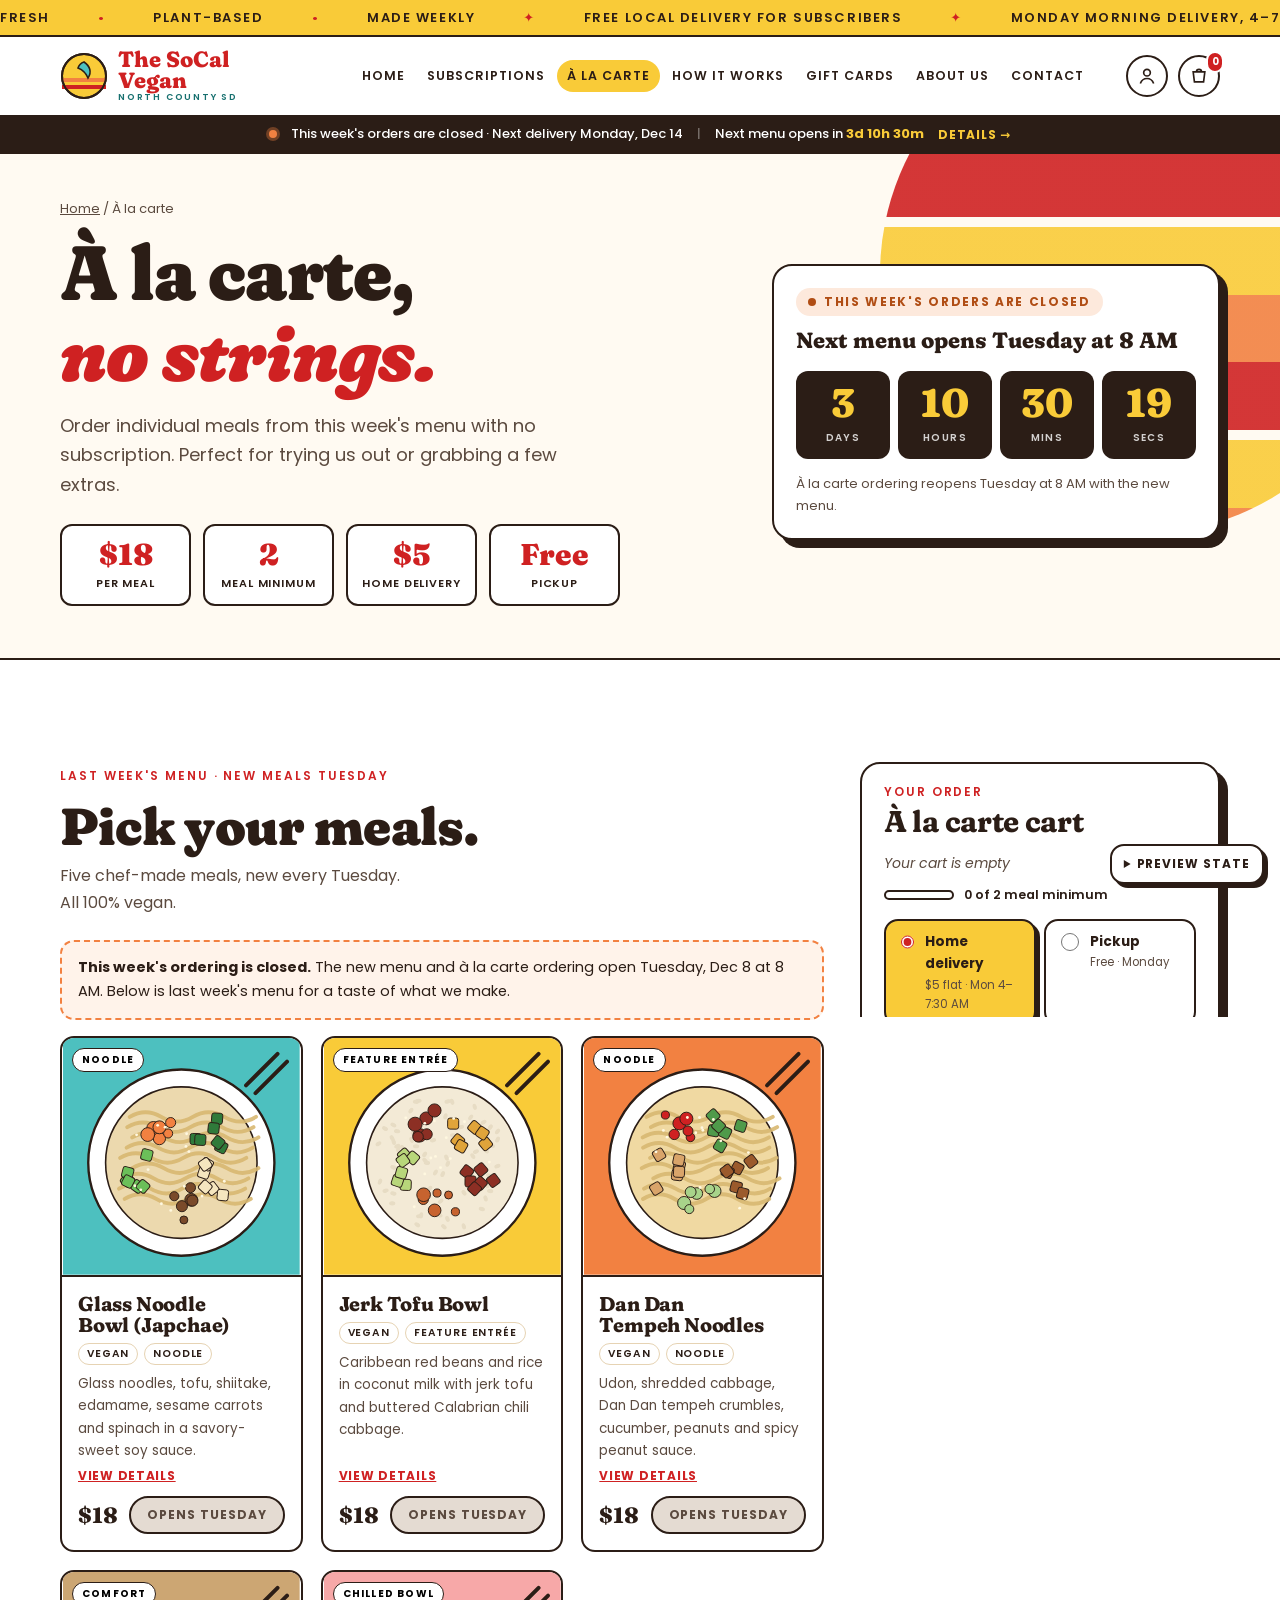
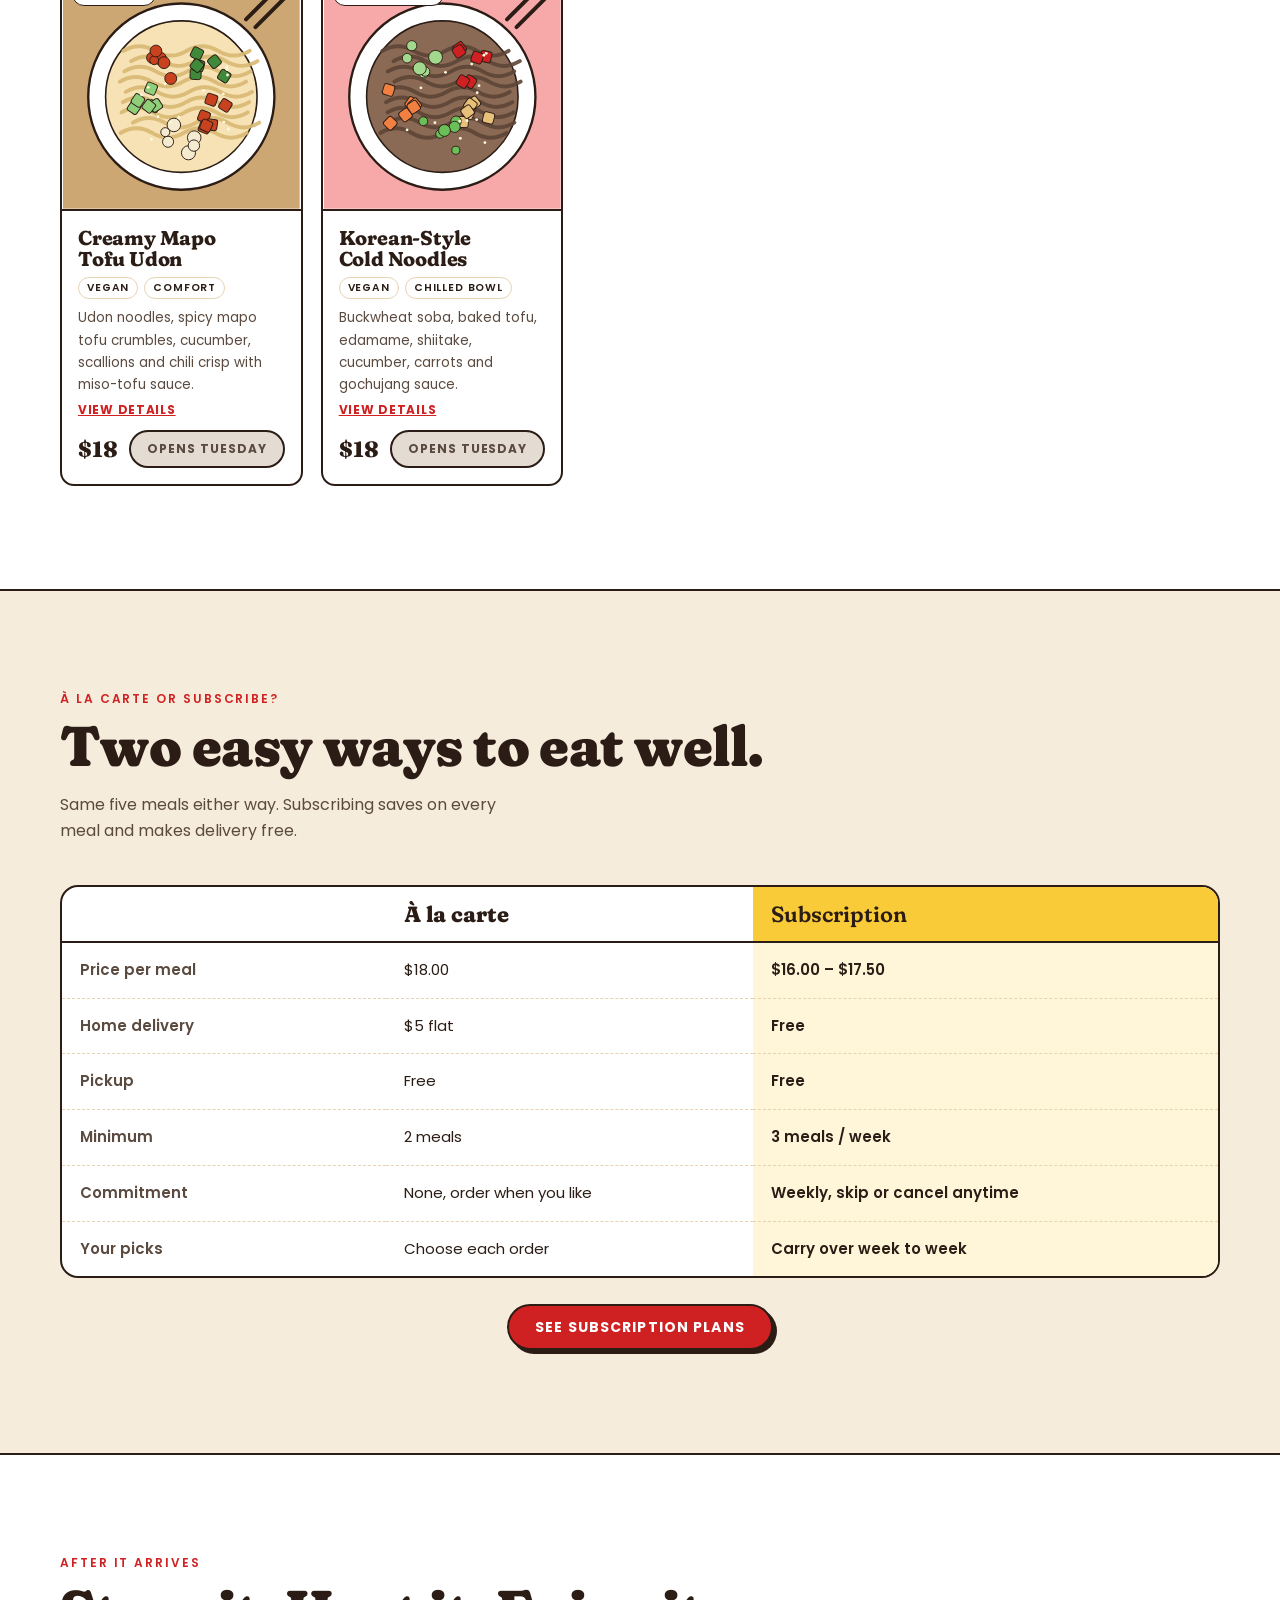
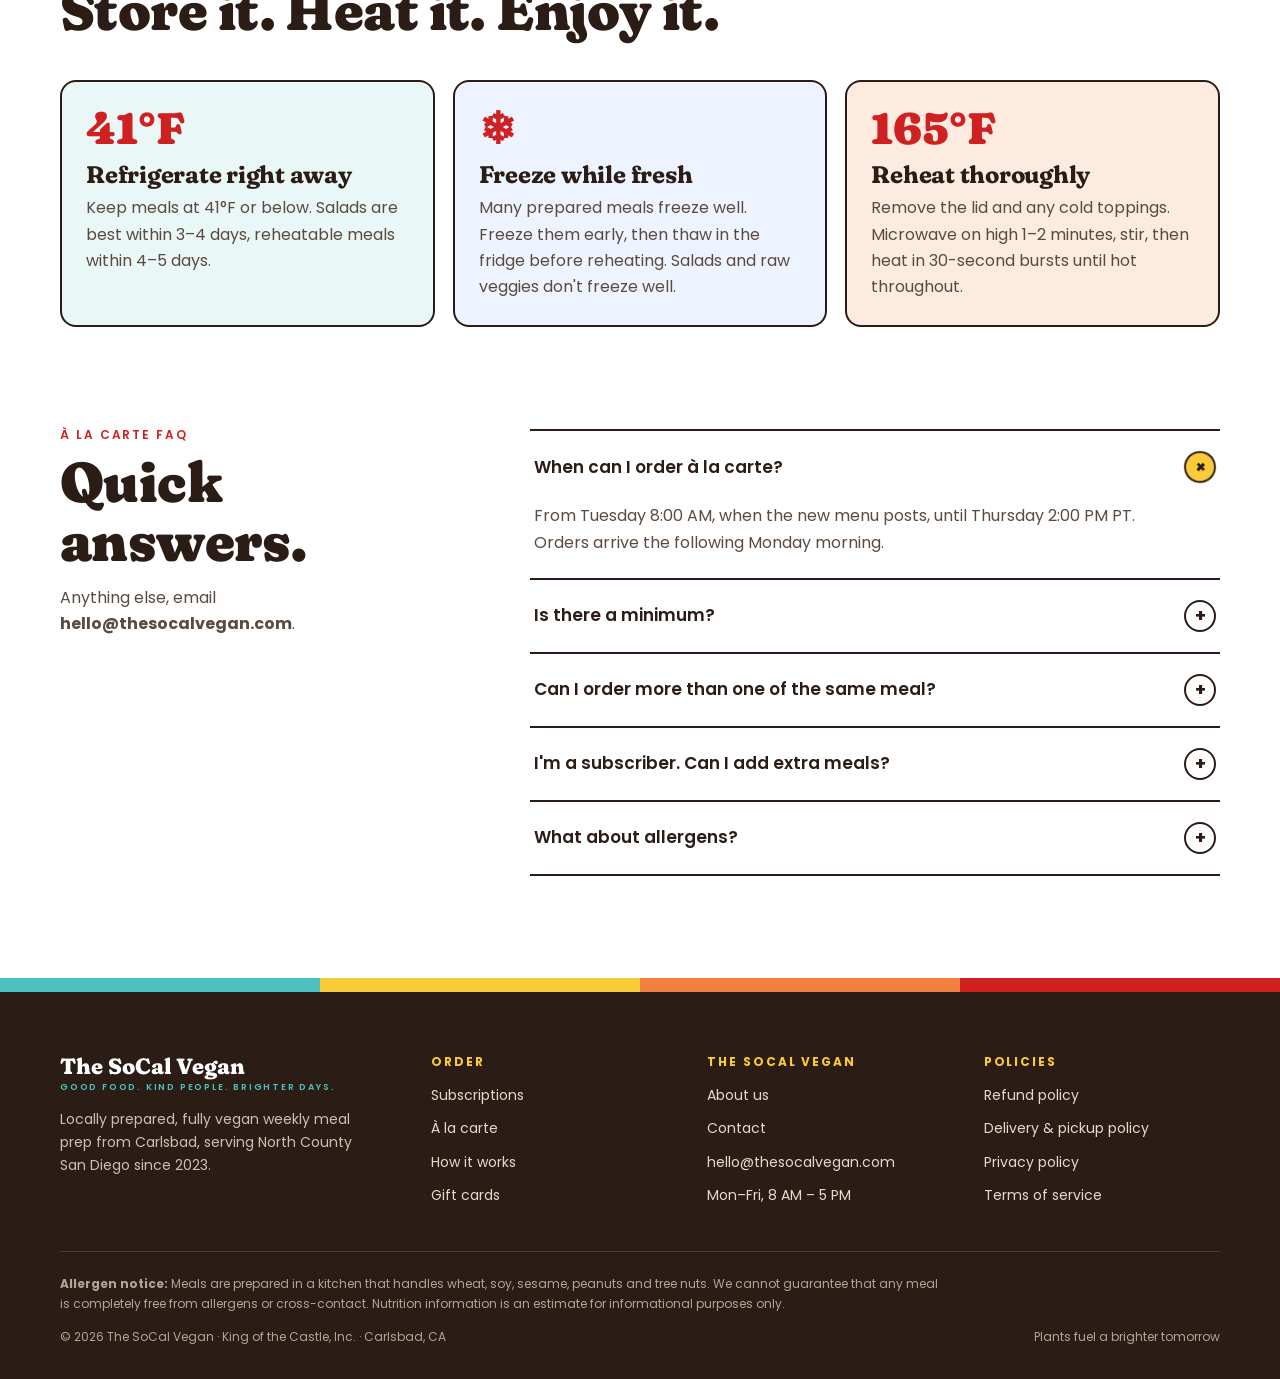
<file: socal-vegan-redesign/a-la-carte.html>
<!doctype html>
<html lang="en">
<head>
<meta charset="utf-8">
<meta name="viewport" content="width=device-width, initial-scale=1, viewport-fit=cover">
<title>SoCal Vegan À La Carte</title>
<meta name="description" content="Order individual vegan meals from The SoCal Vegan weekly menu: $18 each, 2-meal minimum, Monday delivery or free pickup.">
<link rel="preconnect" href="https://fonts.googleapis.com">
<link rel="preconnect" href="https://fonts.gstatic.com" crossorigin>
<link rel="stylesheet" href="https://fonts.googleapis.com/css2?family=Fraunces:opsz,wght,SOFT,WONK@9..144,600..900,100,1&family=Poppins:ital,wght@0,400;0,500;0,600;0,700;1,400&display=swap">
<style>
/* Brand tokens (from client questionnaire). Single deliberate light look, matching the live store. */
:root{
  color-scheme: light;
  --red:#cf2122; --red-dark:#a8181a;
  --yellow:#f9cb38; --teal:#4dc0bf; --teal-ink:#17706f;
  --orange:#f28141; --tan:#cca673; --tan-soft:#f6ecdc; --tan-line:#e6d3b3;
  --ink:#2b1d16; --ink-2:#5b4a3f; --paper:#ffffff; --paper-2:#fffaf2;
  --display:"Fraunces","Roxborough CF",Georgia,"Times New Roman",serif;
  --body:"Poppins",system-ui,-apple-system,"Segoe UI",sans-serif;
  --shadow:4px 4px 0 var(--ink);
  --r:14px;
  --gutter:clamp(16px,4vw,40px);
  --max:1240px;
}
*{box-sizing:border-box}
html{scroll-behavior:smooth}
@media (prefers-reduced-motion:reduce){html{scroll-behavior:auto}*{animation:none!important;transition:none!important}}
body{margin:0;background:var(--paper);color:var(--ink);font:400 16px/1.65 var(--body);-webkit-font-smoothing:antialiased}
img,svg{max-width:100%}
a{color:inherit}
h1,h2,h3,h4{font-family:var(--display);font-variation-settings:"SOFT" 100,"WONK" 1;line-height:1.05;margin:0;text-wrap:balance;letter-spacing:-.01em}
p{margin:0}
.wrap{max-width:var(--max);margin-inline:auto;padding-inline:var(--gutter)}
.wrap>*{min-width:0}
.eyebrow{font:600 12px/1 var(--body);letter-spacing:.16em;text-transform:uppercase}
:focus-visible{outline:3px solid var(--teal);outline-offset:3px;border-radius:6px}

/* Buttons */
.btn{display:inline-flex;align-items:center;justify-content:center;gap:.5em;padding:14px 26px;border-radius:999px;border:2px solid var(--ink);font:700 14px/1 var(--body);letter-spacing:.08em;text-transform:uppercase;text-decoration:none;cursor:pointer;transition:transform .15s,box-shadow .15s;white-space:nowrap}
.btn:hover{transform:translate(-2px,-2px);box-shadow:6px 6px 0 var(--ink)}
.btn:active{transform:translate(2px,2px);box-shadow:0 0 0 var(--ink)}
.btn-red{background:var(--red);color:#fff;box-shadow:var(--shadow)}
.btn-yellow{background:var(--yellow);color:var(--ink);box-shadow:var(--shadow)}
.btn-ghost{background:var(--paper);color:var(--ink);box-shadow:var(--shadow)}
.btn-sm{padding:10px 18px;font-size:12px}

/* Announcement marquee */
.ticker{background:var(--yellow);border-bottom:2px solid var(--ink);overflow:hidden;font:600 13px/1 var(--body);letter-spacing:.12em;text-transform:uppercase}
.ticker-track{display:flex;gap:48px;padding-block:11px;width:max-content;animation:tick 38s linear infinite}
.ticker-track span{display:inline-flex;gap:48px;align-items:center}
.ticker-track i{font-style:normal;color:var(--red)}
@keyframes tick{to{transform:translateX(-50%)}}

/* Header */
.header{position:sticky;top:env(safe-area-inset-top,0px);z-index:40;background:var(--paper);border-bottom:2px solid var(--ink)}
.header .wrap{display:flex;align-items:center;gap:24px;min-height:78px}
.logo{display:flex;align-items:center;gap:10px;text-decoration:none;flex-shrink:0}
.logo-mark{width:48px;height:48px}
.logo-text{font-family:var(--display);font-variation-settings:"SOFT" 100,"WONK" 1;font-weight:800;font-size:22px;line-height:.95;color:var(--red)}
.logo-text small{display:block;font:600 9px/1.4 var(--body);letter-spacing:.2em;color:var(--teal-ink);text-transform:uppercase}
.nav{display:flex;gap:2px;margin-left:auto}
.header-actions{margin-left:8px}
.nav a{font:600 12.5px/1 var(--body);letter-spacing:.08em;white-space:nowrap;text-transform:uppercase;text-decoration:none;padding:10px 10px;border-radius:999px}
.nav a:hover{background:var(--tan-soft);color:var(--red)}
.header-actions{display:flex;align-items:center;gap:10px}
.order-strip{display:flex;align-items:center;justify-content:center;flex-wrap:wrap;gap:6px 14px;background:var(--ink);color:#fff;padding:9px var(--gutter);font:500 13px/1.3 var(--body);text-decoration:none;border-top:2px solid var(--ink)}
.order-strip b{font-variant-numeric:tabular-nums;color:var(--yellow);font-weight:700}
.order-strip .sep{opacity:.35}
.order-strip .go{font-weight:700;color:var(--yellow);letter-spacing:.06em;text-transform:uppercase;font-size:12px}
.order-strip:hover .go{text-decoration:underline}
.order-strip .dot{width:8px;height:8px;border-radius:50%;background:var(--teal);box-shadow:0 0 0 3px rgba(77,192,191,.35)}
.is-closed .order-strip .dot{background:var(--orange);box-shadow:0 0 0 3px rgba(242,129,65,.35)}
.is-urgent .order-strip{background:var(--red)}
.is-urgent .order-strip .dot{background:#fff;animation:pulse 1.2s infinite}
.is-urgent .order-strip b,.is-urgent .order-strip .go{color:#fff}
@keyframes pulse{50%{box-shadow:0 0 0 7px rgba(255,255,255,0)}}
@media (max-width:700px){.order-strip{display:none}}
.icon-btn{width:42px;height:42px;display:grid;place-items:center;border-radius:50%;border:2px solid var(--ink);background:var(--paper);position:relative;text-decoration:none}
.icon-btn svg{width:20px;height:20px}
.icon-btn .badge{position:absolute;top:-6px;right:-6px;background:var(--red);color:#fff;border-radius:999px;font:700 10px/18px var(--body);min-width:18px;text-align:center;border:2px solid var(--paper)}
.menu-toggle{display:none}
@media (max-width:1200px){.nav{display:none}.menu-toggle{display:grid}.header-actions{margin-left:auto}}
@media (max-width:560px){.logo-text{font-size:19px}.header .wrap{gap:12px;min-height:66px}.icon-btn.account{display:none}}
.mobile-nav{border-top:2px solid var(--ink);background:var(--paper)}
.mobile-nav a{display:block;padding:14px var(--gutter);font:600 15px/1 var(--body);letter-spacing:.1em;text-transform:uppercase;text-decoration:none;border-bottom:1px solid var(--tan-line)}

/* Hero — SoCal sunset */
.hero{position:relative;overflow:hidden;background:var(--paper-2);border-bottom:2px solid var(--ink)}
.hero-sun{position:absolute;inset:auto -10% -55% auto;width:min(900px,120vw);aspect-ratio:1;border-radius:50%;
  background:repeating-linear-gradient(180deg,var(--yellow) 0 13%,var(--orange) 13% 26%,var(--red) 26% 39%,var(--paper-2) 39% 41%);
  opacity:.95;pointer-events:none;max-width:none}
.hero .wrap{position:relative;display:grid;grid-template-columns:1.1fr .9fr;gap:40px;align-items:center;padding-block:64px 72px}
.hero h1{font-size:clamp(44px,7vw,92px);font-weight:900;color:var(--ink)}
.hero h1 em{font-style:italic;color:var(--red)}
.hero-sub{font-size:clamp(17px,1.6vw,20px);max-width:34ch;margin-top:20px;color:var(--ink-2)}
.slogan{display:flex;flex-wrap:wrap;align-items:center;gap:8px 10px;margin-top:22px;font:700 13px/1 var(--body);letter-spacing:.14em;text-transform:uppercase}
.slogan span{padding:8px 12px;border:2px solid var(--ink);border-radius:999px;background:var(--paper)}
.slogan span:nth-child(1){background:var(--teal)}
.slogan span:nth-child(3){background:var(--yellow)}
.slogan span:nth-child(5){background:var(--orange)}
.slogan b{color:var(--red);font-size:18px}
.hero-ctas{display:flex;flex-wrap:wrap;gap:14px;margin-top:30px}
.hero-meta{display:flex;flex-wrap:wrap;gap:6px 18px;margin-top:22px;font-size:14px;color:var(--ink-2)}
.hero-meta span::before{content:"✓";color:var(--teal-ink);font-weight:700;margin-right:6px}

/* Countdown card */
.order-card{background:var(--paper);border:2px solid var(--ink);border-radius:22px;box-shadow:8px 8px 0 var(--ink);padding:26px;position:relative}
.order-card .status{display:inline-flex;align-items:center;gap:8px;font:700 12px/1 var(--body);letter-spacing:.14em;text-transform:uppercase;padding:8px 12px;border-radius:999px;background:#e3f6f5;color:var(--teal-ink)}
.order-card .status::before{content:"";width:8px;height:8px;border-radius:50%;background:currentColor}
.is-closed .order-card .status{background:#fde9dc;color:#b04d14}
.is-urgent .order-card .status{background:#fbe0e0;color:var(--red)}
.order-card h2{font-size:28px;margin-top:14px}
.cd-grid{display:grid;grid-template-columns:repeat(4,1fr);gap:8px;margin-top:18px}
.cd-cell{background:var(--ink);color:#fff;border-radius:12px;text-align:center;padding:12px 4px 10px}
.cd-cell b{display:block;font:800 clamp(28px,3.4vw,40px)/1 var(--display);font-variation-settings:"SOFT" 100;font-variant-numeric:tabular-nums;color:var(--yellow)}
.is-urgent .cd-cell b{color:#ff8a8a}
.cd-cell small{font:600 10px/1 var(--body);letter-spacing:.14em;text-transform:uppercase;opacity:.8}
.order-rows{margin-top:18px;display:grid;gap:0;border-top:1px dashed var(--tan-line)}
.order-row{display:flex;justify-content:space-between;gap:12px;padding:12px 0;border-bottom:1px dashed var(--tan-line);font-size:14px}
.order-row span{color:var(--ink-2)}
.order-row strong{text-align:right}
.order-card .btn{width:100%;margin-top:18px}
.order-note{font-size:12.5px;color:var(--ink-2);margin-top:12px;text-align:center}

@media (max-width:900px){.hero .wrap{grid-template-columns:1fr;padding-block:44px 56px}.hero-sun{inset:auto -40% -20% auto;width:150vw}}

/* Section scaffolding */
section{scroll-margin-top:90px}
.sec{padding-block:clamp(64px,8vw,104px)}
.sec-head{display:flex;flex-wrap:wrap;align-items:end;justify-content:space-between;gap:16px 40px;margin-bottom:40px}
.sec-head h2{font-size:clamp(34px,4.6vw,56px);font-weight:850}
.sec-head p{max-width:46ch;color:var(--ink-2)}
.sec-head .eyebrow{color:var(--red);margin-bottom:12px;display:block}

/* Weekly rhythm */
.rhythm{background:var(--ink);color:#fff}
.rhythm .sec-head p{color:#d8cabd}
.rhythm .sec-head .eyebrow{color:var(--yellow)}
.timeline{display:grid;grid-template-columns:repeat(4,1fr);gap:0;position:relative;counter-reset:none}
.timeline::before{content:"";position:absolute;left:4%;right:4%;top:31px;height:3px;background:repeating-linear-gradient(90deg,var(--tan) 0 10px,transparent 10px 18px)}
.tl{position:relative;padding-right:18px}
.tl-dot{width:64px;height:64px;border-radius:50%;display:grid;place-items:center;border:2px solid #fff;position:relative;z-index:1}
.tl-dot svg{width:28px;height:28px}
.tl:nth-child(1) .tl-dot{background:var(--teal)}
.tl:nth-child(2) .tl-dot{background:var(--yellow)}
.tl:nth-child(3) .tl-dot{background:var(--red)}
.tl:nth-child(4) .tl-dot{background:var(--orange)}
.tl-day{font:800 26px/1 var(--display);font-variation-settings:"SOFT" 100,"WONK" 1;margin-top:18px}
.tl-time{font:600 13px/1 var(--body);letter-spacing:.12em;text-transform:uppercase;color:var(--yellow);margin-top:8px}
.tl p{margin-top:10px;color:#d8cabd;font-size:14.5px;max-width:28ch}
.tl.now .tl-dot{outline:3px solid var(--yellow);outline-offset:5px}
.tl .now-tag{display:none;position:absolute;top:-10px;left:44px;z-index:2;background:var(--yellow);color:var(--ink);font:700 10px/1 var(--body);letter-spacing:.12em;padding:5px 8px;border-radius:999px;text-transform:uppercase}
.tl.now .now-tag{display:block}
@media (max-width:820px){
  .timeline{grid-template-columns:1fr;gap:28px}
  .timeline::before{left:31px;right:auto;top:10px;bottom:10px;width:3px;height:auto;background:repeating-linear-gradient(180deg,var(--tan) 0 10px,transparent 10px 18px)}
  .tl{display:grid;grid-template-columns:64px 1fr;column-gap:20px}
  .tl-dot{grid-row:span 3}
  .tl-day{margin-top:4px}
}

/* How it works */
.steps{display:grid;grid-template-columns:repeat(3,1fr);gap:24px}
.step{border:2px solid var(--ink);border-radius:var(--r);padding:28px;background:var(--paper)}
.step-num{font:900 64px/1 var(--display);font-variation-settings:"SOFT" 100,"WONK" 1;color:var(--tan)}
.step h3{font-size:30px;margin-top:10px}
.step h3 span{color:var(--red)}
.step p{margin-top:10px;color:var(--ink-2)}
.step:nth-child(1){background:#e9f7f7}
.step:nth-child(2){background:#fff6d9}
.step:nth-child(3){background:#fdebe0}
@media (max-width:820px){.steps{grid-template-columns:1fr}}

/* Plans */
.plans-sec{background:var(--tan-soft);border-block:2px solid var(--ink)}
.plans{display:grid;grid-template-columns:repeat(3,1fr);gap:22px}
.plan{position:relative;background:var(--paper);border:2px solid var(--ink);border-radius:18px;padding:26px;display:flex;flex-direction:column;gap:14px;transition:transform .15s,box-shadow .15s}
.plan:hover{transform:translate(-3px,-3px);box-shadow:7px 7px 0 var(--ink)}
.plan.popular{background:var(--yellow);box-shadow:var(--shadow)}
.plan .pop{position:absolute;top:-14px;right:20px;background:var(--red);color:#fff;border:2px solid var(--ink);border-radius:999px;font:700 11px/1 var(--body);letter-spacing:.12em;padding:7px 12px;text-transform:uppercase}
.plan-top{display:flex;justify-content:space-between;align-items:start;gap:12px}
.plan h3{font-size:28px}
.plan-count{flex-shrink:0;width:62px;height:62px;border-radius:50%;border:2px solid var(--ink);display:grid;place-items:center;text-align:center;background:var(--teal);line-height:1}
.plan-count b{font:900 24px/1 var(--display);display:block}
.plan-count small{font:600 9px/1 var(--body);letter-spacing:.1em;text-transform:uppercase}
.plan-price{display:flex;align-items:baseline;gap:8px;flex-wrap:wrap}
.plan-price b{font:800 38px/1 var(--display);font-variant-numeric:tabular-nums}
.plan-price span{color:var(--ink-2);font-size:14px}
.plan-per{display:inline-block;font:700 12px/1 var(--body);letter-spacing:.06em;background:var(--paper);border:1.5px solid var(--ink);border-radius:999px;padding:6px 10px;font-variant-numeric:tabular-nums}
.plan p{color:var(--ink-2);font-size:15px;flex:1}
.plan.popular p,.plan.popular .plan-price span{color:var(--ink)}
.plan .btn{width:100%}
.plans-foot{display:flex;flex-wrap:wrap;gap:12px 28px;justify-content:center;margin-top:34px;font:600 13px/1.4 var(--body);letter-spacing:.1em;text-transform:uppercase}
.plans-foot span::before{content:"●";color:var(--red);margin-right:8px}
@media (max-width:960px){.plans{grid-template-columns:repeat(2,1fr)}}
@media (max-width:620px){.plans{grid-template-columns:1fr}}

/* Menu */
.menu-grid{display:grid;grid-template-columns:repeat(5,1fr);gap:18px}
.meal{display:flex;flex-direction:column;border:2px solid var(--ink);border-radius:var(--r);overflow:hidden;background:var(--paper)}
.meal-img{aspect-ratio:1;max-width:100%;display:block;border-bottom:2px solid var(--ink);position:relative}
.meal-img svg{display:block;width:100%;height:100%}
.meal-tag{position:absolute;top:10px;left:10px;background:var(--paper);border:1.5px solid var(--ink);border-radius:999px;font:700 10px/1 var(--body);letter-spacing:.12em;text-transform:uppercase;padding:6px 9px}
.meal-body{padding:16px;display:flex;flex-direction:column;gap:8px;flex:1}
.meal h3{font-size:20px;font-weight:750}
.meal p{font-size:13.5px;color:var(--ink-2);flex:1}
.meal-foot{display:flex;justify-content:space-between;align-items:center;gap:8px;margin-top:6px}
.meal-foot b{font:800 18px/1 var(--display)}
.meal-foot a{font:700 12px/1 var(--body);letter-spacing:.08em;text-transform:uppercase;color:var(--red)}
.menu-note{margin-top:22px;font-size:13px;color:var(--ink-2);max-width:80ch}
@media (max-width:1100px){.menu-grid{grid-template-columns:repeat(3,1fr)}}
@media (max-width:700px){.menu-grid{display:flex;overflow-x:auto;scroll-snap-type:x mandatory;padding-bottom:12px;margin-inline:calc(var(--gutter)*-1);padding-inline:var(--gutter)}.meal{flex:0 0 74%;scroll-snap-align:start}}

/* À la carte */
.alc{background:var(--teal);border-block:2px solid var(--ink)}
.alc .wrap{display:grid;grid-template-columns:1fr 1fr;gap:48px;align-items:center}
.alc h2{font-size:clamp(36px,5vw,62px);font-weight:900}
.alc h2 em{display:block;font-style:italic;color:var(--paper);-webkit-text-stroke:2px var(--ink);paint-order:stroke fill}
.alc p{margin-top:16px;max-width:44ch;font-size:17px}
.alc-facts{display:grid;grid-template-columns:repeat(3,1fr);gap:12px;margin-block:26px}
.fact{background:var(--paper);border:2px solid var(--ink);border-radius:12px;padding:14px;text-align:center}
.fact b{display:block;font:900 30px/1 var(--display);font-variant-numeric:tabular-nums;color:var(--red)}
.fact small{font:600 11px/1.3 var(--body);letter-spacing:.08em;text-transform:uppercase;display:block;margin-top:6px}
.alc-art{border:2px solid var(--ink);border-radius:24px;overflow:hidden;background:var(--yellow);box-shadow:8px 8px 0 var(--ink);aspect-ratio:5/4;max-width:100%;position:relative}
.alc-art svg{width:100%;height:100%;display:block}
.alc-art .stamp{position:absolute;right:18px;bottom:18px;background:var(--red);color:#fff;border:2px solid var(--ink);border-radius:50%;width:104px;height:104px;display:grid;place-items:center;text-align:center;font:700 11px/1.25 var(--body);letter-spacing:.1em;text-transform:uppercase;transform:rotate(-10deg)}
@media (max-width:860px){.alc .wrap{grid-template-columns:1fr}}

/* Delivery */
.delivery .wrap{display:grid;grid-template-columns:.9fr 1.1fr;gap:48px;align-items:start}
.map-card{border:2px solid var(--ink);border-radius:22px;overflow:hidden;background:#dff3f3;position:relative}
.map-card svg{display:block;width:100%;height:auto}
.map-legend{display:flex;flex-wrap:wrap;gap:8px 18px;padding:14px 18px;border-top:2px solid var(--ink);background:var(--paper);font-size:13px}
.map-legend span{display:inline-flex;align-items:center;gap:8px}
.lg{width:14px;height:14px;border-radius:50%;border:2px solid var(--ink)}
.town{cursor:pointer}
.town circle{transition:r .15s}
.town:hover circle,.town.active circle{r:11}
.town.active text{font-weight:700;fill:var(--red)}
.zip-check{border:2px solid var(--ink);border-radius:18px;padding:22px;background:var(--paper-2);box-shadow:var(--shadow)}
.zip-check label{font:700 13px/1 var(--body);letter-spacing:.1em;text-transform:uppercase;display:block;margin-bottom:12px}
.zip-row{display:flex;gap:10px}
.zip-row input{flex:1;min-width:0;border:2px solid var(--ink);border-radius:999px;padding:13px 18px;font:500 17px/1 var(--body);letter-spacing:.1em;background:var(--paper);color:var(--ink)}
.zip-result{margin-top:14px;font-size:15px;min-height:1.6em}
.zip-result.ok{color:var(--teal-ink);font-weight:600}
.zip-result.no{color:var(--red);font-weight:600}
.areas{margin-top:26px;display:grid;grid-template-columns:repeat(2,1fr);gap:0 28px}
.area{display:flex;justify-content:space-between;align-items:baseline;gap:12px;padding:12px 0;border-bottom:1px dashed var(--tan-line);cursor:pointer}
.area strong{font-weight:600}
.area span{font-size:13px;color:var(--ink-2);font-variant-numeric:tabular-nums;text-align:right}
.area.active strong{color:var(--red)}
.fees{margin-top:28px;display:grid;grid-template-columns:repeat(3,1fr);gap:12px}
.fee{border:2px solid var(--ink);border-radius:14px;padding:16px}
.fee b{font:900 28px/1 var(--display);display:block}
.fee small{display:block;font-size:13px;color:var(--ink-2);margin-top:6px;line-height:1.4}
.fee:nth-child(1){background:#e9f7f7}.fee:nth-child(2){background:#fff6d9}.fee:nth-child(3){background:#fdebe0}
.pickups{margin-top:28px}
.pickups h3{font-size:24px;margin-bottom:10px}
.pickups ul{list-style:none;padding:0;margin:0;display:grid;grid-template-columns:repeat(2,1fr);gap:10px}
.pickups li{display:flex;gap:10px;align-items:flex-start;font-size:14.5px;padding:12px 14px;border:1.5px solid var(--tan-line);border-radius:12px}
.pickups li svg{flex-shrink:0;width:18px;height:18px;margin-top:3px;color:var(--red)}
.pickups li small{display:block;color:var(--ink-2)}
.pickups .note{margin-top:12px;font-size:13px;color:var(--ink-2)}
@media (max-width:920px){.delivery .wrap{grid-template-columns:1fr}}
@media (max-width:560px){.areas,.pickups ul{grid-template-columns:1fr}.fees{grid-template-columns:1fr}}

/* Sharon */
.sharon{background:var(--paper-2);border-top:2px solid var(--ink)}
.sharon .wrap{display:grid;grid-template-columns:.8fr 1.2fr;gap:56px;align-items:center}
.portrait{aspect-ratio:4/5;max-width:100%;border:2px solid var(--ink);border-radius:200px 200px 22px 22px;background:linear-gradient(180deg,var(--orange),var(--red));position:relative;overflow:hidden;box-shadow:8px 8px 0 var(--ink)}
.portrait svg{position:absolute;inset:0;width:100%;height:100%}
.portrait span{position:absolute;left:0;right:0;bottom:16px;text-align:center;font:600 11px/1 var(--body);letter-spacing:.14em;text-transform:uppercase;color:#fff}
.sharon h2{font-size:clamp(40px,5vw,64px);font-weight:900;color:var(--red)}
.sharon .tagline{font:italic 500 22px/1.35 var(--display);font-variation-settings:"SOFT" 100,"WONK" 1;margin-top:12px}
.sharon .bio{margin-top:16px;max-width:52ch;color:var(--ink-2);display:grid;gap:10px}
.benefits{display:flex;flex-wrap:wrap;gap:10px;margin-block:26px}
.benefit{display:flex;align-items:center;gap:10px;border:2px solid var(--ink);border-radius:999px;padding:8px 16px 8px 8px;background:var(--paper);font:600 13px/1.2 var(--body)}
.benefit i{width:30px;height:30px;border-radius:50%;display:grid;place-items:center;background:var(--teal);font-style:normal}
.benefit i svg{width:16px;height:16px}
.benefit small{display:block;font-weight:400;color:var(--ink-2);font-size:12px}
.sharon-ctas{display:flex;flex-wrap:wrap;gap:14px}
@media (max-width:860px){.sharon .wrap{grid-template-columns:1fr}.portrait{max-width:380px}}

/* FAQ */
.faq .wrap{display:grid;grid-template-columns:.75fr 1.25fr;gap:56px;align-items:start}
.faq-side h2{font-size:clamp(38px,4.6vw,56px);font-weight:900}
.faq-side p{margin-top:14px;color:var(--ink-2);max-width:34ch}
.faq-side .btn{margin-top:24px}
.faq-side .mail{margin-top:18px;font-size:14px;color:var(--ink-2)}
.faq-side .mail b{color:var(--ink);user-select:all}
.faq-list{border-top:2px solid var(--ink)}
.faq-list details{border-bottom:2px solid var(--ink)}
.faq-list summary{list-style:none;cursor:pointer;display:flex;justify-content:space-between;align-items:center;gap:20px;padding:20px 4px;font:600 17px/1.35 var(--body)}
.faq-list summary::-webkit-details-marker{display:none}
.faq-list summary .pm{flex-shrink:0;width:32px;height:32px;border-radius:50%;border:2px solid var(--ink);display:grid;place-items:center;font:700 18px/1 var(--body);transition:transform .2s,background .2s}
.faq-list details[open] summary .pm{transform:rotate(45deg);background:var(--yellow)}
.faq-list .ans{padding:0 4px 22px;color:var(--ink-2);max-width:62ch;display:grid;gap:8px}
@media (max-width:860px){.faq .wrap{grid-template-columns:1fr;gap:28px}}

/* Reviews + newsletter band */
.loop{background:var(--red);color:#fff;border-block:2px solid var(--ink)}
.loop .wrap{display:grid;grid-template-columns:1fr 1fr;gap:48px;align-items:center}
.loop h2{font-size:clamp(38px,5vw,60px);font-weight:900;color:var(--yellow)}
.loop p{margin-top:12px;max-width:44ch;opacity:.95}
.nl-form{display:flex;gap:10px;flex-wrap:wrap}
.nl-form input{flex:1 1 240px;min-width:0;border:2px solid var(--ink);border-radius:999px;padding:14px 20px;font:500 16px/1 var(--body);background:#fff;color:var(--ink)}
.nl-msg{margin-top:10px;font-size:14px;min-height:1.4em}
.reviews-link{display:inline-flex;align-items:center;gap:10px;margin-top:22px;color:#fff;font:600 14px/1 var(--body);letter-spacing:.06em}
.reviews-link .stars{color:var(--yellow);letter-spacing:2px}
@media (max-width:860px){.loop .wrap{grid-template-columns:1fr}}

/* Footer */
.footer{background:var(--ink);color:#e6d9cc;padding-block:64px 32px;font-size:14px}
.footer .grid{display:grid;grid-template-columns:1.4fr 1fr 1fr 1fr;gap:40px}
.footer h4{font:700 12px/1 var(--body);letter-spacing:.16em;text-transform:uppercase;color:var(--yellow);margin-bottom:16px}
.footer ul{list-style:none;padding:0;margin:0;display:grid;gap:10px}
.footer a{text-decoration:none}
.footer a:hover{color:var(--yellow)}
.footer .brand .logo-text{color:#fff}
.footer .brand p{margin-top:14px;max-width:34ch;color:#cdbfb2}
.footer .legal{margin-top:44px;padding-top:22px;border-top:1px solid #4a3a30;display:grid;gap:14px;font-size:12px;color:#b3a496}
.footer .legal p{max-width:110ch}
.footer .legal .row{display:flex;flex-wrap:wrap;justify-content:space-between;gap:10px}
.stripe{height:14px;background:linear-gradient(90deg,var(--teal) 0 25%,var(--yellow) 25% 50%,var(--orange) 50% 75%,var(--red) 75%)}
@media (max-width:860px){.footer .grid{grid-template-columns:1fr 1fr}.footer .brand{grid-column:1/-1}}

/* Mobile sticky order bar */
.mbar{display:none}
@media (max-width:700px){
  .mbar{display:flex;position:fixed;left:0;right:0;bottom:0;z-index:45;gap:12px;align-items:center;justify-content:space-between;background:var(--ink);color:#fff;padding:10px 16px calc(10px + env(safe-area-inset-bottom,0px));border-top:2px solid var(--yellow)}
  .mbar small{display:block;font:600 10px/1.2 var(--body);letter-spacing:.12em;text-transform:uppercase;color:#cdbfb2}
  .mbar b{font:800 18px/1.1 var(--display);color:var(--yellow);font-variant-numeric:tabular-nums}
  body{padding-bottom:72px}
}

/* Preview-only state switcher */
.preview-ctl{position:fixed;right:16px;bottom:16px;z-index:60;background:var(--paper);border:2px solid var(--ink);border-radius:14px;box-shadow:var(--shadow);padding:10px 12px;font:500 12px/1.3 var(--body);max-width:calc(100vw - 32px)}
.preview-ctl summary{cursor:pointer;font-weight:700;letter-spacing:.08em;text-transform:uppercase}
.preview-ctl .opts{display:grid;gap:6px;margin-top:10px}
.preview-ctl button{font:600 12px/1 var(--body);text-align:left;padding:9px 10px;border-radius:8px;border:1.5px solid var(--tan-line);background:var(--paper-2);cursor:pointer;color:var(--ink)}
.preview-ctl button[aria-pressed="true"]{background:var(--yellow);border-color:var(--ink)}
.preview-ctl p{margin-top:8px;color:var(--ink-2);max-width:220px}
@media (max-width:700px){.preview-ctl{bottom:84px}}

/* ===== Subscriptions page ===== */
.visually-hidden{position:absolute!important;width:1px;height:1px;overflow:hidden;clip:rect(0 0 0 0);white-space:nowrap}
.nav a[aria-current="page"]{background:var(--yellow);color:var(--ink)}
.sel{user-select:all}
.sub-hero{background:var(--paper-2);border-bottom:2px solid var(--ink);position:relative;overflow:hidden}
.sub-hero::before{content:"";position:absolute;right:-120px;top:-140px;width:520px;height:520px;border-radius:50%;background:repeating-linear-gradient(180deg,var(--yellow) 0 13%,var(--orange) 13% 26%,var(--red) 26% 39%,var(--paper-2) 39% 41%);opacity:.9}
.sub-hero .wrap{position:relative;display:grid;grid-template-columns:1.2fr .8fr;gap:40px;align-items:center;padding-block:44px 52px}
.crumbs{font-size:13px;color:var(--ink-2);margin-bottom:14px}
.crumbs a{color:var(--ink-2)}
.sub-hero h1{font-size:clamp(42px,6vw,78px);font-weight:900}
.sub-hero h1 em{color:var(--red)}
.sub-lede{margin-top:16px;font-size:18px;color:var(--ink-2);max-width:48ch}
.sub-perks{display:flex;flex-wrap:wrap;gap:10px;margin-top:22px}
.sub-perks span{border:2px solid var(--ink);border-radius:999px;padding:8px 14px;background:var(--paper);font-size:13.5px}
.sub-perks b{color:var(--red)}
.sub-hero-card{background:var(--paper);border:2px solid var(--ink);border-radius:20px;box-shadow:8px 8px 0 var(--ink);padding:22px}
.sub-hero-card .status{display:inline-flex;align-items:center;gap:8px;font:700 12px/1 var(--body);letter-spacing:.14em;text-transform:uppercase;padding:8px 12px;border-radius:999px;background:#e3f6f5;color:var(--teal-ink)}
.sub-hero-card .status::before{content:"";width:8px;height:8px;border-radius:50%;background:currentColor}
.is-closed .sub-hero-card .status{background:#fde9dc;color:#b04d14}
.is-urgent .sub-hero-card .status{background:#fbe0e0;color:var(--red)}
.shc-title{font:800 22px/1.15 var(--display);font-variation-settings:"SOFT" 100,"WONK" 1;margin-top:12px}
.shc-note{font-size:13px;color:var(--ink-2);margin-top:14px}
@media (max-width:900px){.sub-hero .wrap{grid-template-columns:1fr}.sub-hero::before{opacity:.35}}

/* Builder */
.builder-sec{padding-block:clamp(44px,6vw,72px)}
.builder{display:grid;grid-template-columns:1fr 360px;gap:36px;align-items:start}
.builder-main{display:grid;gap:44px}
.bstep-head{display:flex;gap:16px;align-items:flex-start;margin-bottom:20px}
.bnum{flex-shrink:0;width:46px;height:46px;border-radius:50%;background:var(--red);color:#fff;border:2px solid var(--ink);display:grid;place-items:center;font:900 22px/1 var(--display)}
.bstep-head h3{font-size:clamp(28px,3vw,36px)}
.bstep-head p{color:var(--ink-2);margin-top:4px}
.plan-picker{display:grid;grid-template-columns:repeat(3,1fr);gap:14px}
.pp{position:relative;text-align:left;cursor:pointer;background:var(--paper);border:2px solid var(--ink);border-radius:16px;padding:16px;display:grid;gap:6px;font:inherit;color:var(--ink);transition:transform .12s,box-shadow .12s}
.pp:hover{transform:translate(-2px,-2px);box-shadow:5px 5px 0 var(--ink)}
.pp[aria-checked="true"]{background:var(--yellow);box-shadow:var(--shadow)}
.pp .pp-top{display:flex;justify-content:space-between;align-items:center;gap:8px}
.pp .pp-name{font:800 20px/1.1 var(--display);font-variation-settings:"SOFT" 100,"WONK" 1}
.pp .pp-count{flex-shrink:0;font:700 12px/1 var(--body);background:var(--teal);border:1.5px solid var(--ink);border-radius:999px;padding:6px 9px}
.pp .pp-price{font:800 26px/1 var(--display);font-variant-numeric:tabular-nums}
.pp .pp-price small{font:500 13px var(--body);color:var(--ink-2)}
.pp .pp-per{font-size:13px;color:var(--ink-2);font-variant-numeric:tabular-nums}
.pp .pp-note{font-size:13px;color:var(--ink-2)}
.pp[aria-checked="true"] .pp-per,.pp[aria-checked="true"] .pp-note,.pp[aria-checked="true"] .pp-price small{color:var(--ink)}
.pp .pp-pop{position:absolute;top:-11px;right:12px;background:var(--red);color:#fff;border:2px solid var(--ink);border-radius:999px;font:700 10px/1 var(--body);letter-spacing:.1em;text-transform:uppercase;padding:5px 9px}
.pp .pp-check{position:absolute;left:-9px;top:-9px;width:24px;height:24px;border-radius:50%;background:var(--ink);color:var(--yellow);display:none;place-items:center;font:700 13px/1 var(--body)}
.pp[aria-checked="true"] .pp-check{display:grid}
@media (max-width:760px){.plan-picker{grid-template-columns:repeat(2,1fr)}}
@media (max-width:560px){.plan-picker{gap:12px}.pp{padding:14px 12px}.pp .pp-top{flex-direction:column;align-items:flex-start;gap:6px}.pp .pp-name{font-size:18px}.pp .pp-price{font-size:22px}.pp .pp-price small{display:block;font-size:12px;margin-top:2px}.pp .pp-note{display:none}}
.bstep{scroll-margin-top:150px}

.closed-note{border:2px dashed var(--orange);background:#fff3ea;border-radius:14px;padding:14px 16px;font-size:14.5px;margin-bottom:16px}
.progress{display:flex;flex-wrap:wrap;align-items:center;gap:10px 16px;margin-bottom:18px}
.progress-bar{flex:1 1 220px;height:14px;border:2px solid var(--ink);border-radius:999px;overflow:hidden;background:var(--paper)}
.progress-bar i{display:block;height:100%;width:0;background:repeating-linear-gradient(135deg,var(--teal) 0 10px,#6fd0cf 10px 20px);transition:width .25s}
.progress.full .progress-bar i{background:var(--red)}
#progText{font:700 14px/1 var(--body);font-variant-numeric:tabular-nums}
.link-btn{background:none;border:0;padding:4px 0;font:600 13px/1 var(--body);color:var(--red);text-decoration:underline;cursor:pointer}
.link-btn:disabled{color:var(--ink-2);opacity:.5;cursor:default;text-decoration:none}

.pick-meals{display:grid;gap:12px}
.pm-row{display:grid;grid-template-columns:96px 1fr auto;gap:16px;align-items:center;border:2px solid var(--ink);border-radius:16px;padding:10px;background:var(--paper);transition:background .15s}
.pm-row.has{background:#fff8dd}
.pm-row.soldout{opacity:.55}
.pm-thumb{width:96px;height:96px;border-radius:12px;overflow:hidden;border:2px solid var(--ink)}
.pm-thumb svg{width:100%;height:100%;display:block}
.pm-info h4{font:750 19px/1.15 var(--display);font-variation-settings:"SOFT" 100,"WONK" 1}
.pm-info p{font-size:13.5px;color:var(--ink-2);margin-top:4px}
.pm-info .tags{display:flex;flex-wrap:wrap;gap:6px;margin-top:8px}
.pm-info .tags span{font:600 10.5px/1 var(--body);letter-spacing:.08em;text-transform:uppercase;border:1.5px solid var(--tan-line);border-radius:999px;padding:5px 8px}
.pm-info .tags .so{border-color:var(--red);color:var(--red)}
.stepper{display:flex;align-items:center;border:2px solid var(--ink);border-radius:999px;overflow:hidden;background:var(--paper)}
.stepper button{width:40px;height:40px;border:0;background:var(--paper);font:700 20px/1 var(--body);cursor:pointer;color:var(--ink)}
.stepper button:hover:not(:disabled){background:var(--yellow)}
.stepper button:disabled{opacity:.3;cursor:not-allowed}
.stepper output{min-width:30px;text-align:center;font:800 18px/1 var(--display);font-variant-numeric:tabular-nums}
@media (max-width:560px){.pm-row{grid-template-columns:72px 1fr;gap:12px}.pm-thumb{width:72px;height:72px}.stepper{grid-column:1/-1;justify-self:end}.pm-info p{display:none}}

.ful-options{display:grid;grid-template-columns:1fr 1fr;gap:12px}
.ful{display:flex;gap:12px;align-items:flex-start;border:2px solid var(--ink);border-radius:14px;padding:16px;cursor:pointer;background:var(--paper)}
.ful:has(input:checked){background:var(--yellow);box-shadow:var(--shadow)}
.ful input{accent-color:var(--red);width:18px;height:18px;margin-top:3px}
.ful small{display:block;color:var(--ink-2);font-size:13px}
.ful-panel{margin-top:18px;border:2px solid var(--ink);border-radius:16px;padding:18px;background:var(--paper-2)}
.flabel{display:block;font:700 12px/1 var(--body);letter-spacing:.1em;text-transform:uppercase;margin-bottom:10px}
.flabel span{font-weight:400;text-transform:none;letter-spacing:0;color:var(--ink-2)}
.ful-panel .zip-row input{max-width:220px}
.ful-panel .zip-result{margin-bottom:16px;font-size:14px}
.ful-panel textarea{width:100%;border:2px solid var(--ink);border-radius:12px;padding:12px 14px;font:400 15px/1.4 var(--body);resize:vertical;background:var(--paper);color:var(--ink)}
.pickup-picks{display:grid;grid-template-columns:1fr 1fr;gap:10px}
.pk{display:flex;gap:10px;align-items:flex-start;border:1.5px solid var(--tan-line);border-radius:12px;padding:12px;cursor:pointer;background:var(--paper);font-size:14.5px}
.pk:has(input:checked){border:2px solid var(--ink);background:#e9f7f7}
.pk input{accent-color:var(--red);margin-top:4px}
.pk small{display:block;color:var(--ink-2)}
.fine{font-size:13px;color:var(--ink-2);margin-top:12px}
@media (max-width:560px){.ful-options,.pickup-picks{grid-template-columns:1fr}}

.summary{position:sticky;top:calc(env(safe-area-inset-top,0px) + 132px)}
.sum-card{border:2px solid var(--ink);border-radius:20px;background:var(--paper);box-shadow:8px 8px 0 var(--ink);padding:22px}
.sum-card h3{font-size:30px;margin-top:8px}
.sum-meals{color:var(--ink-2);font-size:14px;margin-top:4px}
.sum-list{list-style:none;padding:0;margin:14px 0 0;display:grid;gap:6px;font-size:14px}
.sum-list li{display:flex;justify-content:space-between;gap:10px}
.sum-list li b{font-variant-numeric:tabular-nums}
.sum-list .empty{color:var(--ink-2);font-style:italic}
.sum-rows,.sum-dates{margin-top:14px;border-top:1px dashed var(--tan-line)}
.sum-rows div,.sum-dates div{display:flex;justify-content:space-between;gap:10px;padding:9px 0;border-bottom:1px dashed var(--tan-line);font-size:14px}
.sum-rows span,.sum-dates span{color:var(--ink-2)}
.sum-rows strong,.sum-dates strong{text-align:right;font-variant-numeric:tabular-nums}
.sum-rows .total strong{font:800 24px/1 var(--display)}
.sum-rows .total span{color:var(--ink);font-weight:600}
.sum-cta{width:100%;margin-top:16px}
.sum-cta[aria-disabled="true"]{background:#d9cfc6;color:var(--ink-2);box-shadow:none;cursor:not-allowed;transform:none}
.sum-hint{font-size:13.5px;margin-top:10px;min-height:1.3em;font-weight:600;color:var(--red)}
.sum-hint.ok{color:var(--teal-ink)}
.sum-fine{font-size:12px;color:var(--ink-2);margin-top:6px}
@media (max-width:1000px){.builder{grid-template-columns:1fr}.summary{position:static}}

/* Manage */
.manage{display:grid;grid-template-columns:repeat(5,1fr);gap:16px}
.mcard{border:2px solid var(--ink);border-radius:16px;padding:20px;display:flex;flex-direction:column;gap:10px;background:var(--paper)}
.micon{width:48px;height:48px;border-radius:50%;border:2px solid var(--ink);display:grid;place-items:center}
.micon svg{width:22px;height:22px}
.mcard h3{font-size:22px}
.mcard p{font-size:14px;color:var(--ink-2);flex:1}
.mcard .when{align-self:flex-start;font:700 11px/1 var(--body);letter-spacing:.08em;text-transform:uppercase;background:var(--ink);color:var(--yellow);border-radius:999px;padding:7px 10px}
@media (max-width:1100px){.manage{grid-template-columns:repeat(3,1fr)}}
@media (max-width:760px){.manage{grid-template-columns:1fr 1fr}}
@media (max-width:480px){.manage{grid-template-columns:1fr}}

.rules-sec{background:var(--tan-soft);border-block:2px solid var(--ink)}
.rules{display:grid;grid-template-columns:repeat(2,1fr);gap:18px}
.rule{background:var(--paper);border:2px solid var(--ink);border-radius:16px;padding:22px}
.rule h3{font-size:24px;color:var(--red)}
.rule p{margin-top:8px;color:var(--ink-2)}
@media (max-width:760px){.rules{grid-template-columns:1fr}}

.terms-sec{padding-top:0}
.terms{border:2px dashed var(--ink);border-radius:20px;padding:clamp(20px,4vw,36px);background:var(--paper-2)}
.terms h2{font-size:clamp(26px,3vw,34px)}
.terms ul{margin:16px 0 0;padding-left:20px;display:grid;gap:8px;color:var(--ink-2);max-width:80ch}
.terms-link{display:inline-block;margin-top:16px;font-weight:600;color:var(--red)}

.alc-band{background:var(--teal);border-block:2px solid var(--ink)}
.alc-band .wrap{display:flex;flex-wrap:wrap;justify-content:space-between;align-items:center;gap:18px;padding-block:36px}
.alc-band h2{font-size:clamp(28px,3.4vw,40px);font-weight:900}
.alc-band p{margin-top:6px}

/* Mobile subscribe bar */
@media (max-width:700px){
  .mbar b{font-size:16px}
}

/* ===== À la carte page ===== */
.alc-hero .alc-facts{grid-template-columns:repeat(4,1fr);max-width:560px;margin-block:24px 0}
@media (max-width:480px){.alc-hero .alc-facts{grid-template-columns:repeat(2,1fr)}}
.shop{display:grid;grid-template-columns:1fr 360px;gap:36px;align-items:start}
.shop-head{display:flex;flex-wrap:wrap;justify-content:space-between;align-items:end;gap:10px 30px;margin-bottom:24px}
.shop-head h2{font-size:clamp(34px,4.4vw,52px);font-weight:900;margin-top:10px}
.shop-head p{color:var(--ink-2);max-width:36ch}
.alc-grid{display:grid;grid-template-columns:repeat(3,1fr);gap:18px}
.acard{display:flex;flex-direction:column;border:2px solid var(--ink);border-radius:var(--r);overflow:hidden;background:var(--paper);transition:background .15s}
.acard.has{background:#fff8dd}
.acard .meal-img{border-bottom:2px solid var(--ink);cursor:pointer;padding:0;border-inline:0;border-top:0;background:none;width:100%}
.acard.soldout .meal-img svg{filter:grayscale(1) opacity(.55)}
.soldout-ribbon{position:absolute;inset:auto 0 16px 0;text-align:center}
.soldout-ribbon span{display:inline-block;background:var(--ink);color:#fff;font:700 12px/1 var(--body);letter-spacing:.14em;text-transform:uppercase;padding:9px 14px;border-radius:999px;transform:rotate(-4deg)}
.acard .body{padding:16px;display:flex;flex-direction:column;gap:8px;flex:1}
.acard h3{font-size:20px;font-weight:750}
.acard p{font-size:13.5px;color:var(--ink-2);flex:1}
.acard .tags{display:flex;flex-wrap:wrap;gap:6px}
.acard .tags span{font:600 10.5px/1 var(--body);letter-spacing:.08em;text-transform:uppercase;border:1.5px solid var(--tan-line);border-radius:999px;padding:5px 8px}
.acard .row{display:flex;justify-content:space-between;align-items:center;gap:10px;margin-top:6px}
.acard .price{font:800 22px/1 var(--display)}
.acard .details{background:none;border:0;padding:0;font:700 12px/1 var(--body);letter-spacing:.06em;text-transform:uppercase;color:var(--red);cursor:pointer;text-decoration:underline;align-self:flex-start}
.acard .add{padding:11px 16px;font-size:12px}
.acard .btn[disabled]{background:#e4dbd2;color:var(--ink-2);box-shadow:none;cursor:not-allowed;transform:none}
.acard .stepper button{width:36px;height:36px}
@media (max-width:1180px){.alc-grid{grid-template-columns:repeat(2,1fr)}}
@media (max-width:1000px){.shop{grid-template-columns:1fr}}
@media (max-width:520px){.alc-grid{grid-template-columns:1fr}}

.min-meter{display:flex;align-items:center;gap:10px;margin-top:12px;font:600 12.5px/1.3 var(--body)}
.min-meter i{flex:0 0 70px;height:10px;border:2px solid var(--ink);border-radius:999px;background:linear-gradient(90deg,var(--teal) var(--p,0%),var(--paper) var(--p,0%))}
.min-meter.ok{color:var(--teal-ink)}
.cart-ful{display:grid;grid-template-columns:1fr 1fr;gap:8px;margin-top:16px}
.ful.sm{padding:10px;gap:8px;font-size:13.5px}
.ful.sm small{font-size:11.5px}
.ful.sm input{margin-top:2px}
.cart-panel{margin-top:12px}
.cart-input{width:100%;border:2px solid var(--ink);border-radius:12px;padding:11px 12px;font:500 15px/1.2 var(--body);background:var(--paper);color:var(--ink)}
.cart-panel .zip-result{font-size:13px;margin-top:8px;min-height:0}
.upsell{margin-top:14px;border:2px dashed var(--red);border-radius:14px;padding:12px 14px;font-size:13.5px;background:#fff5f2}
.upsell a{color:var(--red);font-weight:700}

.cmp-wrap{overflow-x:auto;border:2px solid var(--ink);border-radius:18px;background:var(--paper)}
.cmp{width:100%;border-collapse:collapse;min-width:520px;font-size:15px}
.cmp th,.cmp td{padding:15px 18px;text-align:left;border-bottom:1px dashed var(--tan-line)}
.cmp thead th{font:800 22px/1.1 var(--display);font-variation-settings:"SOFT" 100,"WONK" 1;border-bottom:2px solid var(--ink)}
.cmp tbody th{font-weight:600;color:var(--ink-2);width:28%}
.cmp tbody tr:last-child th,.cmp tbody tr:last-child td{border-bottom:0}
.cmp .hl{background:#fff6d9;font-weight:600}
.cmp thead .hl{background:var(--yellow)}
.cmp-cta{margin-top:26px;text-align:center}

.care{display:grid;grid-template-columns:repeat(3,1fr);gap:18px}
.care-card{border:2px solid var(--ink);border-radius:16px;padding:24px;background:var(--paper)}
.care-card:nth-child(1){background:#e9f7f7}.care-card:nth-child(2){background:#eef4ff}.care-card:nth-child(3){background:#fdebe0}
.care-big{font:900 44px/1 var(--display);font-variation-settings:"SOFT" 100,"WONK" 1;color:var(--red)}
.care-card h3{font-size:24px;margin-top:12px}
.care-card p{margin-top:8px;color:var(--ink-2)}
@media (max-width:820px){.care{grid-template-columns:1fr}}

.meal-dlg{padding:0;border:2px solid var(--ink);border-radius:22px;box-shadow:10px 10px 0 var(--ink);max-width:min(820px,calc(100vw - 32px));width:100%;background:var(--paper);color:var(--ink)}
.meal-dlg[open]{display:grid;grid-template-columns:1fr 1.1fr}
.meal-dlg::backdrop{background:rgba(43,29,22,.55)}
.dlg-img{border-right:2px solid var(--ink);min-height:100%}
.dlg-img svg{width:100%;height:100%;display:block}
.dlg-body{position:relative;padding:26px;display:grid;gap:12px;align-content:start}
.dlg-body h3{font-size:30px}
.dlg-body>p{color:var(--ink-2)}
.dlg-close{position:absolute;top:12px;right:12px;width:38px;height:38px;border-radius:50%;border:2px solid var(--ink);background:var(--paper);font:700 22px/1 var(--body);cursor:pointer;color:var(--ink)}
.meal-tag.static{position:static;justify-self:start;display:inline-block;background:var(--teal);border:1.5px solid var(--ink);border-radius:999px;font:700 10px/1 var(--body);letter-spacing:.12em;text-transform:uppercase;padding:6px 9px}
.macros{display:grid;grid-template-columns:repeat(4,1fr);gap:8px}
.macros div{border:1.5px solid var(--tan-line);border-radius:10px;text-align:center;padding:8px 4px}
.macros b{display:block;font:800 18px/1 var(--display)}
.macros small{font-size:11px;color:var(--ink-2)}
.dlg-dl{display:grid;grid-template-columns:auto 1fr;gap:6px 14px;margin:0;font-size:14px}
.dlg-dl dt{font-weight:700}
.dlg-dl dd{margin:0;color:var(--ink-2)}
.dlg-foot{display:flex;justify-content:space-between;align-items:center;gap:12px;margin-top:6px}
.dlg-foot b{font:800 28px/1 var(--display)}
@media (max-width:680px){.meal-dlg[open]{grid-template-columns:1fr}.dlg-img{border-right:0;border-bottom:2px solid var(--ink);max-height:220px;overflow:hidden}}
</style>
</head>
<body>
<!-- ANNOUNCEMENT -->
<div class="ticker" aria-label="Announcements">
  <div class="ticker-track" aria-hidden="true">
    <span>Fresh <i>•</i> Plant-based <i>•</i> Made weekly <i>✦</i> Free local delivery for subscribers <i>✦</i> Monday morning delivery, 4–7:30 AM <i>✦</i> Selections close Thursday 2 PM PT <i>✦</i></span>
    <span>Fresh <i>•</i> Plant-based <i>•</i> Made weekly <i>✦</i> Free local delivery for subscribers <i>✦</i> Monday morning delivery, 4–7:30 AM <i>✦</i> Selections close Thursday 2 PM PT <i>✦</i></span>
  </div>
</div>

<!-- HEADER -->
<header class="header" id="top">
  <div class="wrap">
    <a class="logo" href="index.html" aria-label="The SoCal Vegan home">
      <svg class="logo-mark" viewBox="0 0 48 48" aria-hidden="true">
        <circle cx="24" cy="24" r="22" fill="#f9cb38" stroke="#2b1d16" stroke-width="2"/>
        <rect x="2" y="26" width="44" height="4" fill="#f28141"/><rect x="2" y="33" width="44" height="4" fill="#cf2122"/>
        <path d="M24 10c6 4 8 10 4 16-2-5-5-8-10-10 1-3 3-5 6-6z" fill="#4dc0bf" stroke="#2b1d16" stroke-width="1.6"/>
        <circle cx="24" cy="24" r="22" fill="none" stroke="#2b1d16" stroke-width="2"/>
      </svg>
      <span class="logo-text">The SoCal<br>Vegan<small>North County SD</small></span>
    </a>
    <nav class="nav" aria-label="Main">
      <a href="index.html">Home</a>
      <a href="subscriptions.html">Subscriptions</a>
      <a href="a-la-carte.html" aria-current="page">À la carte</a>
      <a href="index.html#how">How it works</a>
      <a href="#footer">Gift cards</a>
      <a href="about.html">About us</a>
      <a href="#footer">Contact</a>
    </nav>
    <div class="header-actions">
      <a class="icon-btn account" href="#footer" aria-label="Account"><svg viewBox="0 0 24 24" fill="none" stroke="currentColor" stroke-width="2"><circle cx="12" cy="8" r="4"/><path d="M4 21c1.5-4 4.5-6 8-6s6.5 2 8 6"/></svg></a>
      <a class="icon-btn" href="index.html#plans" aria-label="Cart, 0 items"><svg viewBox="0 0 24 24" fill="none" stroke="currentColor" stroke-width="2"><path d="M5 7h14l-1.5 12h-11z"/><path d="M9 7a3 3 0 0 1 6 0"/></svg><span class="badge">0</span></a>
      <button class="icon-btn menu-toggle" id="menuToggle" aria-expanded="false" aria-controls="mobileNav" aria-label="Open menu"><svg viewBox="0 0 24 24" fill="none" stroke="currentColor" stroke-width="2.4"><path d="M4 7h16M4 12h16M4 17h16"/></svg></button>
    </div>
  </div>
  <a class="order-strip" href="#order"><span class="dot"></span><span><span data-strip-status>Ordering open</span> · <span data-strip-text>Order for Monday delivery</span></span><span class="sep" aria-hidden="true">|</span><span><span data-chip-label>Closes in</span> <b data-cd-short>—</b></span><span class="go">Details →</span></a>
  <nav class="mobile-nav" id="mobileNav" hidden aria-label="Mobile">
    <a href="index.html">Home</a><a href="subscriptions.html">Subscriptions</a><a href="a-la-carte.html">À la carte</a><a href="index.html#how">How it works</a><a href="#footer">Gift cards</a><a href="about.html">About us</a><a href="#footer">Contact</a>
  </nav>
</header>

<main>
<!-- PAGE HERO -->
<section class="sub-hero alc-hero" aria-labelledby="alcTitle">
  <div class="wrap">
    <div>
      <p class="crumbs"><a href="index.html">Home</a> <span aria-hidden="true">/</span> À la carte</p>
      <h1 id="alcTitle">À la carte, <em>no strings.</em></h1>
      <p class="sub-lede">Order individual meals from this week's menu with no subscription. Perfect for trying us out or grabbing a few extras.</p>
      <div class="alc-facts">
        <div class="fact"><b>$18</b><small>Per meal</small></div>
        <div class="fact"><b>2</b><small>Meal minimum</small></div>
        <div class="fact"><b>$5</b><small>Home delivery</small></div>
        <div class="fact"><b>Free</b><small>Pickup</small></div>
      </div>
    </div>
    <div class="sub-hero-card" id="order">
      <span class="status" data-status>Ordering open</span>
      <p class="shc-title" data-order-title>Order for Monday delivery</p>
      <div class="cd-grid" role="timer" aria-label="Time remaining">
        <div class="cd-cell"><b data-cd-d>0</b><small>Days</small></div>
        <div class="cd-cell"><b data-cd-h>00</b><small>Hours</small></div>
        <div class="cd-cell"><b data-cd-m>00</b><small>Mins</small></div>
        <div class="cd-cell"><b data-cd-s>00</b><small>Secs</small></div>
      </div>
      <p class="shc-note" data-alc-note>Order by Thursday 2:00 PM PT for Monday morning delivery or pickup.</p>
    </div>
  </div>
</section>

<!-- SHOP -->
<section class="sec shop-sec" id="shop" aria-labelledby="shopTitle">
  <div class="wrap shop">
    <div>
      <div class="shop-head">
        <div><span class="eyebrow" style="color:var(--red)" data-menu-eyebrow>This week's menu</span><h2 id="shopTitle">Pick your meals.</h2></div>
        <p>Five chef-made meals, new every Tuesday. All 100% vegan.</p>
      </div>
      <div class="closed-note" data-closed-note hidden>
        <strong>This week's ordering is closed.</strong> The new menu and à la carte ordering open <span data-opens-text>Tuesday at 8 AM</span>. Below is last week's menu for a taste of what we make.
      </div>
      <div class="alc-grid" id="alcGrid"></div>
    </div>

    <!-- CART -->
    <aside class="summary" aria-labelledby="cartTitle">
      <div class="sum-card">
        <p class="eyebrow" style="color:var(--red)">Your order</p>
        <h3 id="cartTitle">À la carte cart</h3>
        <ul class="sum-list" id="cartList"></ul>
        <div class="min-meter" id="minMeter"><i></i><span></span></div>

        <div class="cart-ful" role="radiogroup" aria-label="Delivery or pickup">
          <label class="ful sm"><input type="radio" name="aful" id="afHome" value="home" checked><span><b>Home delivery</b><small>$5 flat · Mon 4–7:30 AM</small></span></label>
          <label class="ful sm"><input type="radio" name="aful" id="afPickup" value="pickup"><span><b>Pickup</b><small>Free · Monday</small></span></label>
        </div>
        <div id="afHomePanel" class="cart-panel">
          <label for="afZip" class="flabel">Delivery ZIP</label>
          <input id="afZip" class="cart-input" inputmode="numeric" maxlength="5" placeholder="e.g. 92008" autocomplete="postal-code">
          <p class="zip-result" id="afZipResult" aria-live="polite"></p>
        </div>
        <div id="afPickupPanel" class="cart-panel" hidden>
          <label for="afPickupSel" class="flabel">Pickup spot</label>
          <select id="afPickupSel" class="cart-input">
            <option value="">Choose a location</option>
            <option>CrossFit Trifecta · Vista</option>
            <option>FLXR CrossFit · Carlsbad</option>
            <option>North County Fitness &amp; Performance · Vista</option>
            <option>Thousand Petal Lotus Vegan Market · Vista</option>
          </select>
          <p class="fine">Check the spot's business hours before you go.</p>
        </div>

        <div class="sum-rows">
          <div><span>Meals</span><strong data-c-sub>$0.00</strong></div>
          <div><span data-c-ful-label>Home delivery</span><strong data-c-fee>$5.00</strong></div>
          <div class="total"><span>Total</span><strong data-c-total>$0.00</strong></div>
        </div>
        <div class="sum-dates">
          <div><span>Arrives</span><strong data-first-delivery>—</strong></div>
        </div>
        <button type="button" class="btn btn-red sum-cta" id="checkoutBtn">Checkout</button>
        <p class="sum-hint" id="cartHint" aria-live="polite"></p>
        <p class="sum-fine">Taxes, if any, are calculated at checkout. All sales are final after the Thursday 2:00 PM cutoff.</p>
        <div class="upsell" id="upsell" hidden></div>
      </div>
    </aside>
  </div>
</section>

<!-- COMPARE -->
<section class="sec rules-sec" aria-labelledby="cmpTitle">
  <div class="wrap">
    <div class="sec-head">
      <div><span class="eyebrow">À la carte or subscribe?</span><h2 id="cmpTitle">Two easy ways to eat well.</h2></div>
      <p>Same five meals either way. Subscribing saves on every meal and makes delivery free.</p>
    </div>
    <div class="cmp-wrap">
      <table class="cmp">
        <thead><tr><th scope="col"><span class="visually-hidden">Feature</span></th><th scope="col">À la carte</th><th scope="col" class="hl">Subscription</th></tr></thead>
        <tbody>
          <tr><th scope="row">Price per meal</th><td>$18.00</td><td class="hl">$16.00 – $17.50</td></tr>
          <tr><th scope="row">Home delivery</th><td>$5 flat</td><td class="hl">Free</td></tr>
          <tr><th scope="row">Pickup</th><td>Free</td><td class="hl">Free</td></tr>
          <tr><th scope="row">Minimum</th><td>2 meals</td><td class="hl">3 meals / week</td></tr>
          <tr><th scope="row">Commitment</th><td>None, order when you like</td><td class="hl">Weekly, skip or cancel anytime</td></tr>
          <tr><th scope="row">Your picks</th><td>Choose each order</td><td class="hl">Carry over week to week</td></tr>
        </tbody>
      </table>
    </div>
    <div class="cmp-cta"><a class="btn btn-red" href="subscriptions.html">See subscription plans</a></div>
  </div>
</section>

<!-- STORAGE -->
<section class="sec" aria-labelledby="storeTitle">
  <div class="wrap">
    <div class="sec-head">
      <div><span class="eyebrow" style="color:var(--red)">After it arrives</span><h2 id="storeTitle">Store it. Heat it. Enjoy it.</h2></div>
    </div>
    <div class="care">
      <article class="care-card"><div class="care-big">41°F</div><h3>Refrigerate right away</h3><p>Keep meals at 41°F or below. Salads are best within 3–4 days, reheatable meals within 4–5 days.</p></article>
      <article class="care-card"><div class="care-big">❄</div><h3>Freeze while fresh</h3><p>Many prepared meals freeze well. Freeze them early, then thaw in the fridge before reheating. Salads and raw veggies don't freeze well.</p></article>
      <article class="care-card"><div class="care-big">165°F</div><h3>Reheat thoroughly</h3><p>Remove the lid and any cold toppings. Microwave on high 1–2 minutes, stir, then heat in 30-second bursts until hot throughout.</p></article>
    </div>
  </div>
</section>

<!-- FAQ -->
<section class="sec faq" id="faq" aria-labelledby="faqTitle" style="padding-top:0">
  <div class="wrap">
    <div class="faq-side">
      <span class="eyebrow" style="color:var(--red);display:block;margin-bottom:12px">À la carte FAQ</span>
      <h2 id="faqTitle">Quick answers.</h2>
      <p>Anything else, email <b class="sel">hello@thesocalvegan.com</b>.</p>
    </div>
    <div class="faq-list">
      <details open><summary>When can I order à la carte?<span class="pm" aria-hidden="true">+</span></summary><div class="ans"><p>From Tuesday 8:00 AM, when the new menu posts, until Thursday 2:00 PM PT. Orders arrive the following Monday morning.</p></div></details>
      <details><summary>Is there a minimum?<span class="pm" aria-hidden="true">+</span></summary><div class="ans"><p>Two meals per order ($36 before delivery and tax). There's no maximum.</p></div></details>
      <details><summary>Can I order more than one of the same meal?<span class="pm" aria-hidden="true">+</span></summary><div class="ans"><p>Yes, as many as you like while it's available.</p></div></details>
      <details><summary>I'm a subscriber. Can I add extra meals?<span class="pm" aria-hidden="true">+</span></summary><div class="ans"><p>Yes. À la carte orders are separate from your subscription and don't change your plan.</p></div></details>
      <details><summary>What about allergens?<span class="pm" aria-hidden="true">+</span></summary><div class="ans"><p>Each meal lists its allergens. Our kitchen handles wheat, soy, sesame, peanuts and tree nuts, so we can't guarantee any meal is free from cross-contact.</p></div></details>
    </div>
  </div>
</section>
</main>

<!-- MEAL DETAILS DIALOG -->
<dialog class="meal-dlg" id="mealDlg" aria-labelledby="dlgTitle">
  <div class="dlg-img" id="dlgImg"></div>
  <div class="dlg-body">
    <button type="button" class="dlg-close" id="dlgClose" aria-label="Close">×</button>
    <span class="meal-tag static" id="dlgTag"></span>
    <h3 id="dlgTitle"></h3>
    <p id="dlgDesc"></p>
    <div class="macros">
      <div><b>—</b><small>Cal</small></div><div><b>—</b><small>Protein</small></div><div><b>—</b><small>Carbs</small></div><div><b>—</b><small>Fat</small></div>
    </div>
    <dl class="dlg-dl">
      <dt>Allergens</dt><dd>Listed weekly by the chef for each meal.</dd>
      <dt>Storage</dt><dd>Refrigerate at 41°F or below. Best within 4–5 days.</dd>
      <dt>Reheating</dt><dd>Microwave 1–2 minutes, stir, then 30-second bursts until hot (165°F).</dd>
    </dl>
    <p class="fine">Nutrition values are estimates. Macros shown here are filled in from each product's details in Shopify.</p>
    <div class="dlg-foot"><b>$18</b><button type="button" class="btn btn-red" id="dlgAdd">Add to order</button></div>
  </div>
</dialog>

<div class="stripe" aria-hidden="true"></div>
<footer class="footer" id="footer">
  <div class="wrap">
    <div class="grid">
      <div class="brand">
        <span class="logo-text">The SoCal Vegan<small style="color:var(--teal)">Good food. Kind people. Brighter days.</small></span>
        <p>Locally prepared, fully vegan weekly meal prep from Carlsbad, serving North County San Diego since 2023.</p>
      </div>
      <div><h4>Order</h4><ul><li><a href="subscriptions.html">Subscriptions</a></li><li><a href="a-la-carte.html">À la carte</a></li><li><a href="index.html#how">How it works</a></li><li><a href="#footer">Gift cards</a></li></ul></div>
      <div><h4>The SoCal Vegan</h4><ul><li><a href="about.html">About us</a></li><li><a href="#footer">Contact</a></li><li style="user-select:all">hello@thesocalvegan.com</li><li>Mon–Fri, 8 AM – 5 PM</li></ul></div>
      <div><h4>Policies</h4><ul><li><a href="#footer">Refund policy</a></li><li><a href="#footer">Delivery &amp; pickup policy</a></li><li><a href="#footer">Privacy policy</a></li><li><a href="#footer">Terms of service</a></li></ul></div>
    </div>
    <div class="legal">
      <p><strong>Allergen notice:</strong> Meals are prepared in a kitchen that handles wheat, soy, sesame, peanuts and tree nuts. We cannot guarantee that any meal is completely free from allergens or cross-contact. Nutrition information is an estimate for informational purposes only.</p>
      <div class="row"><span>© 2026 The SoCal Vegan · King of the Castle, Inc. · Carlsbad, CA</span><span>Plants fuel a brighter tomorrow</span></div>
    </div>
  </div>
</footer>

<!-- Mobile sticky cart bar -->
<div class="mbar" role="region" aria-label="Your cart">
  <div><small data-sub-mbar-label>0 meals in cart</small><b data-sub-mbar-total>$0.00</b></div>
  <a class="btn btn-yellow btn-sm" href="#cartTitle">View cart</a>
</div>

<!-- Preview-only: lets the client see each weekly state -->
<details class="preview-ctl" id="previewCtl">
  <summary>Preview state</summary>
  <div class="opts">
    <button type="button" data-sim="live" aria-pressed="true">Live (real Pacific time)</button>
    <button type="button" data-sim="open">Menu open · Wed 10 AM</button>
    <button type="button" data-sim="urgent">Closing soon · Thu 12:45 PM</button>
    <button type="button" data-sim="closed">Closed · Sat 11 AM</button>
    <button type="button" id="soldoutDemo" aria-pressed="false" style="margin-top:6px">Show a sold-out meal</button>
  </div>
  <p>Preview only. Not part of the live site.</p>
</details>

<script>
(function(){
  var PLANS=[
    {name:"The Taste",meals:3,price:52.50,note:"Perfect for trying us out"},
    {name:"The Weekday",meals:5,price:85.00,note:"Lunch or dinner covered for the workweek",popular:true},
    {name:"The Daily",meals:7,price:117.25,note:"One fresh meal for every day of the week"},
    {name:"The Mix",meals:10,price:165.00,note:"A flexible mix of lunches and dinners"},
    {name:"The Stock Up",meals:12,price:195.00,note:"Stock the fridge and make the week easy"},
    {name:"The SoCal Spread",meals:14,price:224.00,note:"Two meals a day for the ultimate weekly setup"}
  ];
  var MEALS=[
    {name:"Glass Noodle Bowl (Japchae)",tag:"Noodle",desc:"Glass noodles, tofu, shiitake, edamame, sesame carrots and spinach in a savory-sweet soy sauce.",base:"#ecd9ae",noodle:true,top:["#f5e6bf","#7a4a2a","#6bbf59","#f28141","#2f7a3a"]},
    {name:"Jerk Tofu Bowl",tag:"Feature entrée",desc:"Caribbean red beans and rice in coconut milk with jerk tofu and buttered Calabrian chili cabbage.",base:"#f3ead6",noodle:false,top:["#8c2f24","#c7632f","#b8d67a","#8c2f24","#e0a43a"]},
    {name:"Dan Dan Tempeh Noodles",tag:"Noodle",desc:"Udon, shredded cabbage, Dan Dan tempeh crumbles, cucumber, peanuts and spicy peanut sauce.",base:"#f0d9a2",noodle:true,top:["#9b5a2c","#a8d38a","#d9a46a","#cf2122","#4f9a4a"]},
    {name:"Creamy Mapo Tofu Udon",tag:"Comfort",desc:"Udon noodles, spicy mapo tofu crumbles, cucumber, scallions and chili crisp with miso-tofu sauce.",base:"#f6e2b5",noodle:true,top:["#c8421f","#f5ebd0","#8fcf7a","#c8421f","#3f8a3a"]},
    {name:"Korean-Style Cold Noodles",tag:"Chilled bowl",desc:"Buckwheat soba, baked tofu, edamame, shiitake, cucumber, carrots and gochujang sauce.",base:"#8a6a55",noodle:true,top:["#e7c07a","#6bbf59","#f28141","#a3d98f","#cf2122"]}
  ];
  var AREAS=[
    {town:"Oceanside",zips:["92054","92056","92057","92058"]},
    {town:"Vista",zips:["92081","92083","92084"]},
    {town:"Carlsbad",zips:["92008","92009","92010","92011"]},
    {town:"Leucadia / Encinitas",zips:["92024"]},
    {town:"Cardiff-by-the-Sea",zips:["92007"]},
    {town:"Del Mar",zips:["92014"]}
  ];


  function money(n){return "$"+n.toFixed(2)}
  function rng(seed){return function(){seed=(seed*9301+49297)%233280;return seed/233280}}
  function bowl(m,i,bg){
    var r=rng(i*97+13),s='<svg viewBox="0 0 300 300" aria-hidden="true"><rect width="300" height="300" fill="'+bg+'"/>';
    s+='<circle cx="150" cy="158" r="118" fill="#fff" stroke="#2b1d16" stroke-width="3"/>';
    s+='<circle cx="150" cy="158" r="96" fill="'+m.base+'" stroke="#2b1d16" stroke-width="2"/>';
    if(m.noodle){for(var k=0;k<9;k++){var y=100+k*13,a=r()*20;s+='<path d="M'+(70+a)+' '+y+' q20 -12 40 0 t40 0 t40 0 t40 0" fill="none" stroke="'+(m.base==="#8a6a55"?"#5e4536":"#d9b872")+'" stroke-width="5" stroke-linecap="round" opacity=".9"/>'}}
    else{for(var k=0;k<70;k++){var an=r()*6.28,rd=Math.sqrt(r())*86;s+='<ellipse cx="'+(150+Math.cos(an)*rd)+'" cy="'+(158+Math.sin(an)*rd)+'" rx="4" ry="2.6" fill="#e7dcc4" transform="rotate('+(r()*180)+' '+(150+Math.cos(an)*rd)+' '+(158+Math.sin(an)*rd)+')"/>'}}
    m.top.forEach(function(c,j){
      var ang=j/m.top.length*6.28+0.4,cx=150+Math.cos(ang)*52,cy=158+Math.sin(ang)*52;
      for(var q=0;q<6;q++){var dx=(r()-.5)*44,dy=(r()-.5)*44;
        if(j%2===0)s+='<rect x="'+(cx+dx-7)+'" y="'+(cy+dy-7)+'" width="14" height="14" rx="3" fill="'+c+'" stroke="#2b1d16" stroke-width="1.2" transform="rotate('+(r()*60)+' '+(cx+dx)+' '+(cy+dy)+')"/>';
        else s+='<circle cx="'+(cx+dx)+'" cy="'+(cy+dy)+'" r="'+(5+r()*4)+'" fill="'+c+'" stroke="#2b1d16" stroke-width="1.2"/>';}
    });
    for(var k=0;k<14;k++){s+='<circle cx="'+(90+r()*120)+'" cy="'+(100+r()*120)+'" r="1.8" fill="#fff8e0"/>'}
    s+='<path d="M232 60 l40 -40" stroke="#2b1d16" stroke-width="5" stroke-linecap="round"/><path d="M244 70 l40 -40" stroke="#2b1d16" stroke-width="5" stroke-linecap="round"/>';
    return s+'</svg>';
  }

  var BG=["#4dc0bf","#f9cb38","#f28141","#cca673","#f7a8a8"];
  var PRICE=18,MIN=2,FEE=5;
  var state={qty:MEALS.map(function(){return 0}),soldout:MEALS.map(function(){return false}),ful:"home",zipOk:false,pickup:"",open:true};

  var grid=document.getElementById("alcGrid");
  function cardHTML(m,i){
    var q=state.qty[i],so=state.soldout[i],closed=!state.open;
    var ctl;
    if(so)ctl='<button type="button" class="btn btn-ghost add" disabled>Sold out</button>';
    else if(closed)ctl='<button type="button" class="btn btn-ghost add" disabled>Opens Tuesday</button>';
    else if(q===0)ctl='<button type="button" class="btn btn-red add" data-inc="'+i+'">Add</button>';
    else ctl='<div class="stepper" role="group" aria-label="'+m.name+' quantity"><button type="button" data-dec="'+i+'" aria-label="Remove one '+m.name+'">−</button><output>'+q+'</output><button type="button" data-inc="'+i+'" aria-label="Add one '+m.name+'">+</button></div>';
    return '<article class="acard'+(q?' has':'')+(so?' soldout':'')+'">'+
      '<button type="button" class="meal-img" data-open="'+i+'" aria-label="View details for '+m.name+'">'+bowl(m,i,BG[i])+'<span class="meal-tag">'+m.tag+'</span>'+(so?'<span class="soldout-ribbon"><span>Not available this week</span></span>':'')+'</button>'+
      '<div class="body"><h3>'+m.name+'</h3><div class="tags"><span>Vegan</span><span>'+m.tag+'</span></div><p>'+m.desc+'</p>'+
      '<button type="button" class="details" data-open="'+i+'">View details</button>'+
      '<div class="row"><span class="price">$18</span>'+ctl+'</div></div></article>';
  }
  grid.addEventListener("click",function(e){
    var inc=e.target.closest("[data-inc]"),dec=e.target.closest("[data-dec]"),op=e.target.closest("[data-open]");
    if(inc){state.qty[+inc.getAttribute("data-inc")]++;render();focusCtl(+inc.getAttribute("data-inc"),"inc")}
    else if(dec){var j=+dec.getAttribute("data-dec");state.qty[j]--;render();focusCtl(j,state.qty[j]?"dec":"inc")}
    else if(op)openDlg(+op.getAttribute("data-open"));
  });
  function focusCtl(i,kind){var el=grid.querySelector('[data-'+kind+'="'+i+'"]');if(el)el.focus()}
  function total(){return state.qty.reduce(function(a,b){return a+b},0)}

  /* fulfillment */
  document.querySelectorAll('input[name="aful"]').forEach(function(r){r.addEventListener("change",function(){state.ful=r.value;render()})});
  document.getElementById("afPickupSel").addEventListener("change",function(e){state.pickup=e.target.value;render()});
  var zip=document.getElementById("afZip"),zr=document.getElementById("afZipResult");
  zip.addEventListener("input",function(){
    zip.value=zip.value.replace(/\D/g,"").slice(0,5);
    var z=zip.value,hit=AREAS.filter(function(a){return a.zips.indexOf(z)>-1})[0];
    state.zipOk=!!hit;
    if(z.length<5){zr.className="zip-result";zr.textContent=""}
    else if(hit){zr.className="zip-result ok";zr.textContent="We deliver to "+hit.town+"."}
    else{zr.className="zip-result no";zr.textContent="Outside our delivery area. Choose free pickup instead."}
    render();
  });

  var hint=document.getElementById("cartHint"),cta=document.getElementById("checkoutBtn");
  function problem(){
    var t=total();
    if(!state.open)return {msg:"Ordering opens Tuesday at 8 AM.",go:"shop"};
    if(t<MIN)return {msg:t===0?"Add at least 2 meals.":"Add 1 more meal to reach the 2-meal minimum.",go:"shop"};
    if(state.ful==="home"&&!state.zipOk)return {msg:"Enter a delivery ZIP in our area, or choose pickup.",go:"afZip"};
    if(state.ful==="pickup"&&!state.pickup)return {msg:"Choose a pickup spot.",go:"afPickupSel"};
    return null;
  }
  function render(){
    grid.innerHTML=MEALS.map(cardHTML).join("");
    var t=total(),sub=t*PRICE,fee=state.ful==="home"?FEE:0;
    var list=MEALS.map(function(m,i){return state.qty[i]?'<li><span>'+m.name+'</span><b>'+state.qty[i]+' × $18</b></li>':""}).join("");
    document.getElementById("cartList").innerHTML=list||'<li class="empty">Your cart is empty</li>';
    var mm=document.getElementById("minMeter");
    mm.style.setProperty("--p",Math.min(100,t/MIN*100)+"%");
    mm.classList.toggle("ok",t>=MIN);
    mm.querySelector("span").textContent=t>=MIN?t+" meals · minimum met":t+" of "+MIN+" meal minimum";
    document.getElementById("afHomePanel").hidden=state.ful!=="home";
    document.getElementById("afPickupPanel").hidden=state.ful!=="pickup";
    document.querySelector("[data-c-sub]").textContent=money(sub);
    document.querySelector("[data-c-ful-label]").textContent=state.ful==="home"?"Home delivery":"Pickup";
    document.querySelector("[data-c-fee]").textContent=fee?money(fee):"Free";
    document.querySelector("[data-c-total]").textContent=money(t?sub+fee:0);
    var pr=problem();
    cta.setAttribute("aria-disabled",String(!!pr));
    hint.className="sum-hint"+(pr?"":" ok");hint.textContent=pr?pr.msg:"Ready to check out.";
    // gentle nudge toward a plan when the order is plan-sized
    var up=document.getElementById("upsell");
    if(t>=3){
      up.hidden=false;
      up.innerHTML="Ordering "+t+" meals every week? Subscribers pay $16.00–$17.50 per meal and get free delivery. <a href=\"subscriptions.html\">Compare plans →</a>";
    }else up.hidden=true;
    document.querySelectorAll("[data-sub-mbar-label]").forEach(function(el){el.textContent=t+(t===1?" meal":" meals")+" in cart"});
    document.querySelectorAll("[data-sub-mbar-total]").forEach(function(el){el.textContent=money(t?sub+fee:0)});
  }
  cta.addEventListener("click",function(){
    var pr=problem();
    if(pr){var el=document.getElementById(pr.go);el.scrollIntoView({behavior:"smooth",block:"center"});if(el.focus&&el.tagName!=="SECTION")el.focus({preventScroll:true});return}
    hint.className="sum-hint ok";hint.textContent="Preview: in the live store this goes to Shopify checkout.";
  });

  /* details dialog */
  var dlg=document.getElementById("mealDlg"),cur=0;
  function openDlg(i){
    cur=i;var m=MEALS[i];
    document.getElementById("dlgImg").innerHTML=bowl(m,i,BG[i]).replace("<svg ","<svg preserveAspectRatio=\"xMidYMid slice\" ");
    document.getElementById("dlgTag").textContent=m.tag;
    document.getElementById("dlgTitle").textContent=m.name;
    document.getElementById("dlgDesc").textContent=m.desc;
    var add=document.getElementById("dlgAdd"),blocked=state.soldout[i]||!state.open;
    add.disabled=blocked;add.textContent=state.soldout[i]?"Sold out":(!state.open?"Opens Tuesday":"Add to order");
    if(dlg.showModal)dlg.showModal();else dlg.setAttribute("open","");
  }
  function closeDlg(){if(dlg.close)dlg.close();else dlg.removeAttribute("open")}
  document.getElementById("dlgClose").addEventListener("click",closeDlg);
  dlg.addEventListener("click",function(e){if(e.target===dlg)closeDlg()});
  document.getElementById("dlgAdd").addEventListener("click",function(){state.qty[cur]++;render();closeDlg()});

  /* clock hook */
  window.__onTick=function(c){
    var fd=document.querySelector("[data-first-delivery]");
    var d=new Date(c.delivery).toLocaleDateString("en-US",{timeZone:"UTC",weekday:"short",month:"short",day:"numeric"})+", 4–7:30 AM";
    if(fd.textContent!==d)fd.textContent=d;
    document.querySelector("[data-closed-note]").hidden=c.open;
    document.querySelector("[data-opens-text]").textContent=new Date(c.opens).toLocaleDateString("en-US",{timeZone:"UTC",weekday:"long",month:"short",day:"numeric"})+" at 8 AM";
    var note=c.open?"Order by Thursday 2:00 PM PT for Monday morning delivery or pickup.":"À la carte ordering reopens Tuesday at 8 AM with the new menu.";
    var n=document.querySelector("[data-alc-note]");if(n.textContent!==note)n.textContent=note;
    if(state.open!==c.open){state.open=c.open;render()}
  };

  /* preview: sold-out demo */
  var so=document.getElementById("soldoutDemo");
  if(so)so.addEventListener("click",function(){
    state.soldout[4]=!state.soldout[4];state.qty[4]=0;
    so.setAttribute("aria-pressed",String(state.soldout[4]));render();
  });

  /* mobile nav */
  var mt=document.getElementById("menuToggle"),mn=document.getElementById("mobileNav");
  mt.addEventListener("click",function(){var open=mn.hidden;mn.hidden=!open;mt.setAttribute("aria-expanded",String(open))});
  mn.addEventListener("click",function(e){if(e.target.tagName==="A"){mn.hidden=true;mt.setAttribute("aria-expanded","false")}});

  render();
  /* ---------- Order countdown (America/Los_Angeles) ----------
     Menu opens Tue 08:00, closes Thu 14:00, delivery Mon 04:00–07:30.
     Times are handled as Pacific wall-clock values stored in UTC fields. */
  var H=36e5,DAY=24*H,TZ="America/Los_Angeles";
  var fmt=new Intl.DateTimeFormat("en-US",{timeZone:TZ,year:"numeric",month:"numeric",day:"numeric",hour:"numeric",minute:"numeric",second:"numeric",hourCycle:"h23"});
  function pacificWall(d){
    var p={};fmt.formatToParts(d).forEach(function(x){p[x.type]=+x.value});
    return Date.UTC(p.year,p.month-1,p.day,p.hour%24,p.minute,p.second);
  }
  function fmtDate(ms,opts){return new Date(ms).toLocaleDateString("en-US",Object.assign({timeZone:"UTC"},opts))}
  var simOffset=0;
  function cycle(wall){
    var dow=new Date(wall).getUTCDay(),dayStart=wall-wall%DAY;
    var cutoff=dayStart+((4-dow+7)%7)*DAY+14*H;
    if(cutoff<=wall)cutoff+=7*DAY;
    var opens=cutoff-2*DAY-6*H;           // Tuesday 08:00
    var open=wall>=opens;
    return {open:open,cutoff:cutoff,opens:opens,delivery:cutoff+4*DAY-10*H /* Mon 04:00 */,target:open?cutoff:opens};
  }
  function pad(n){return String(n).padStart(2,"0")}
  var $=function(s){return document.querySelectorAll(s)};
  function setText(sel,v){$(sel).forEach(function(el){if(el.textContent!==v)el.textContent=v})}
  function tick(){
    var wall=pacificWall(new Date())+simOffset,c=cycle(wall);
    var left=Math.max(0,c.target-wall),d=Math.floor(left/DAY),h=Math.floor(left%DAY/H),m=Math.floor(left%H/6e4),s=Math.floor(left%6e4/1e3);
    var urgent=c.open&&left<3*H;
    document.body.classList.toggle("is-closed",!c.open);
    document.body.classList.toggle("is-urgent",urgent);
    setText("[data-cd-d]",String(d));setText("[data-cd-h]",pad(h));setText("[data-cd-m]",pad(m));setText("[data-cd-s]",pad(s));
    setText("[data-cd-short]",(d?d+"d ":"")+pad(h)+"h "+pad(m)+"m"+(d?"":" "+pad(s)+"s"));
    var delivery=fmtDate(c.delivery,{weekday:"long",month:"short",day:"numeric"});
    setText("[data-delivery]",delivery);
    if(c.open){
      setText("[data-status]",urgent?"Closing soon":"Ordering open");
      setText("[data-order-title]","Order now for "+fmtDate(c.delivery,{weekday:"long",month:"long",day:"numeric"}));
      setText("[data-row1-label]","Selections close");
      setText("[data-row1]",fmtDate(c.cutoff,{weekday:"short",month:"short",day:"numeric"})+", 2:00 PM PT");
      setText("[data-order-cta]","Choose your meals");
      setText("[data-order-note]","Subscribers are charged Thursday at 2:00 PM PT. Skip before then and you won't be charged.");
      setText("[data-chip-label]","Closes in");setText("[data-strip-status]",urgent?"Closing soon":"Ordering open");setText("[data-strip-text]","Order for "+delivery+", 4–7:30 AM");setText("[data-mbar-label]","Order closes in");setText("[data-mbar-cta]","Choose meals");
      setText("[data-menu-eyebrow]","This week's menu · order by Thu 2 PM");
    }else{
      setText("[data-status]","This week's orders are closed");
      setText("[data-order-title]","Next menu opens "+fmtDate(c.opens,{weekday:"long"})+" at 8 AM");
      setText("[data-row1-label]","Menu opens");
      setText("[data-row1]",fmtDate(c.opens,{weekday:"short",month:"short",day:"numeric"})+", 8:00 AM PT");
      setText("[data-order-cta]","Start a subscription");
      setText("[data-order-note]","Already ordered? Your meals arrive "+fmtDate(c.cutoff-7*DAY+4*DAY-10*H,{weekday:"long",month:"short",day:"numeric"})+" between 4:00 and 7:30 AM.");
      setText("[data-chip-label]","Next menu opens in");setText("[data-strip-status]","This week's orders are closed");setText("[data-strip-text]","Next delivery "+delivery);setText("[data-mbar-label]","Next menu opens in");setText("[data-mbar-cta]","See plans");
      setText("[data-menu-eyebrow]","Last week's menu · new meals Tuesday");
    }
    $("[data-order-cta]").forEach(function(a){a.setAttribute("href",c.open?"#menu":"#plans")});
    // highlight where we are in the weekly rhythm
    var dow=new Date(wall).getUTCDay(),hr=new Date(wall).getUTCHours(),stage;
    if(c.open)stage="open";
    else if(dow===1&&hr<8)stage="deliver";
    else if(dow===4||dow===5||dow===6||dow===0)stage=(dow===4&&hr<14)?"cutoff":"cook";
    else stage="deliver";
    if(urgent)stage="cutoff";
    $("[data-tl]").forEach(function(el){el.classList.toggle("now",el.getAttribute("data-tl")===stage)});
    if(window.__onTick)window.__onTick(c);
  }
  tick();setInterval(tick,1000);

  /* ---------- Preview state switcher ---------- */
  var SIM={open:[3,10,0],urgent:[4,12,45],closed:[6,11,0]};
  $("[data-sim]").forEach(function(b){
    b.addEventListener("click",function(){
      var k=b.getAttribute("data-sim"),real=pacificWall(new Date());
      if(k==="live")simOffset=0;
      else{
        var dow=new Date(real).getUTCDay(),dayStart=real-real%DAY,t=SIM[k];
        // most recent Tuesday as week anchor, then target day/time in that cycle
        var tue=dayStart-((dow-2+7)%7)*DAY,target=tue+((t[0]-2+7)%7)*DAY+t[1]*H+t[2]*6e4;
        simOffset=target-real;
      }
      $("[data-sim]").forEach(function(x){x.setAttribute("aria-pressed",String(x===b))});
      tick();
    });
  });

})();
</script>
</body>
</html>
</file>
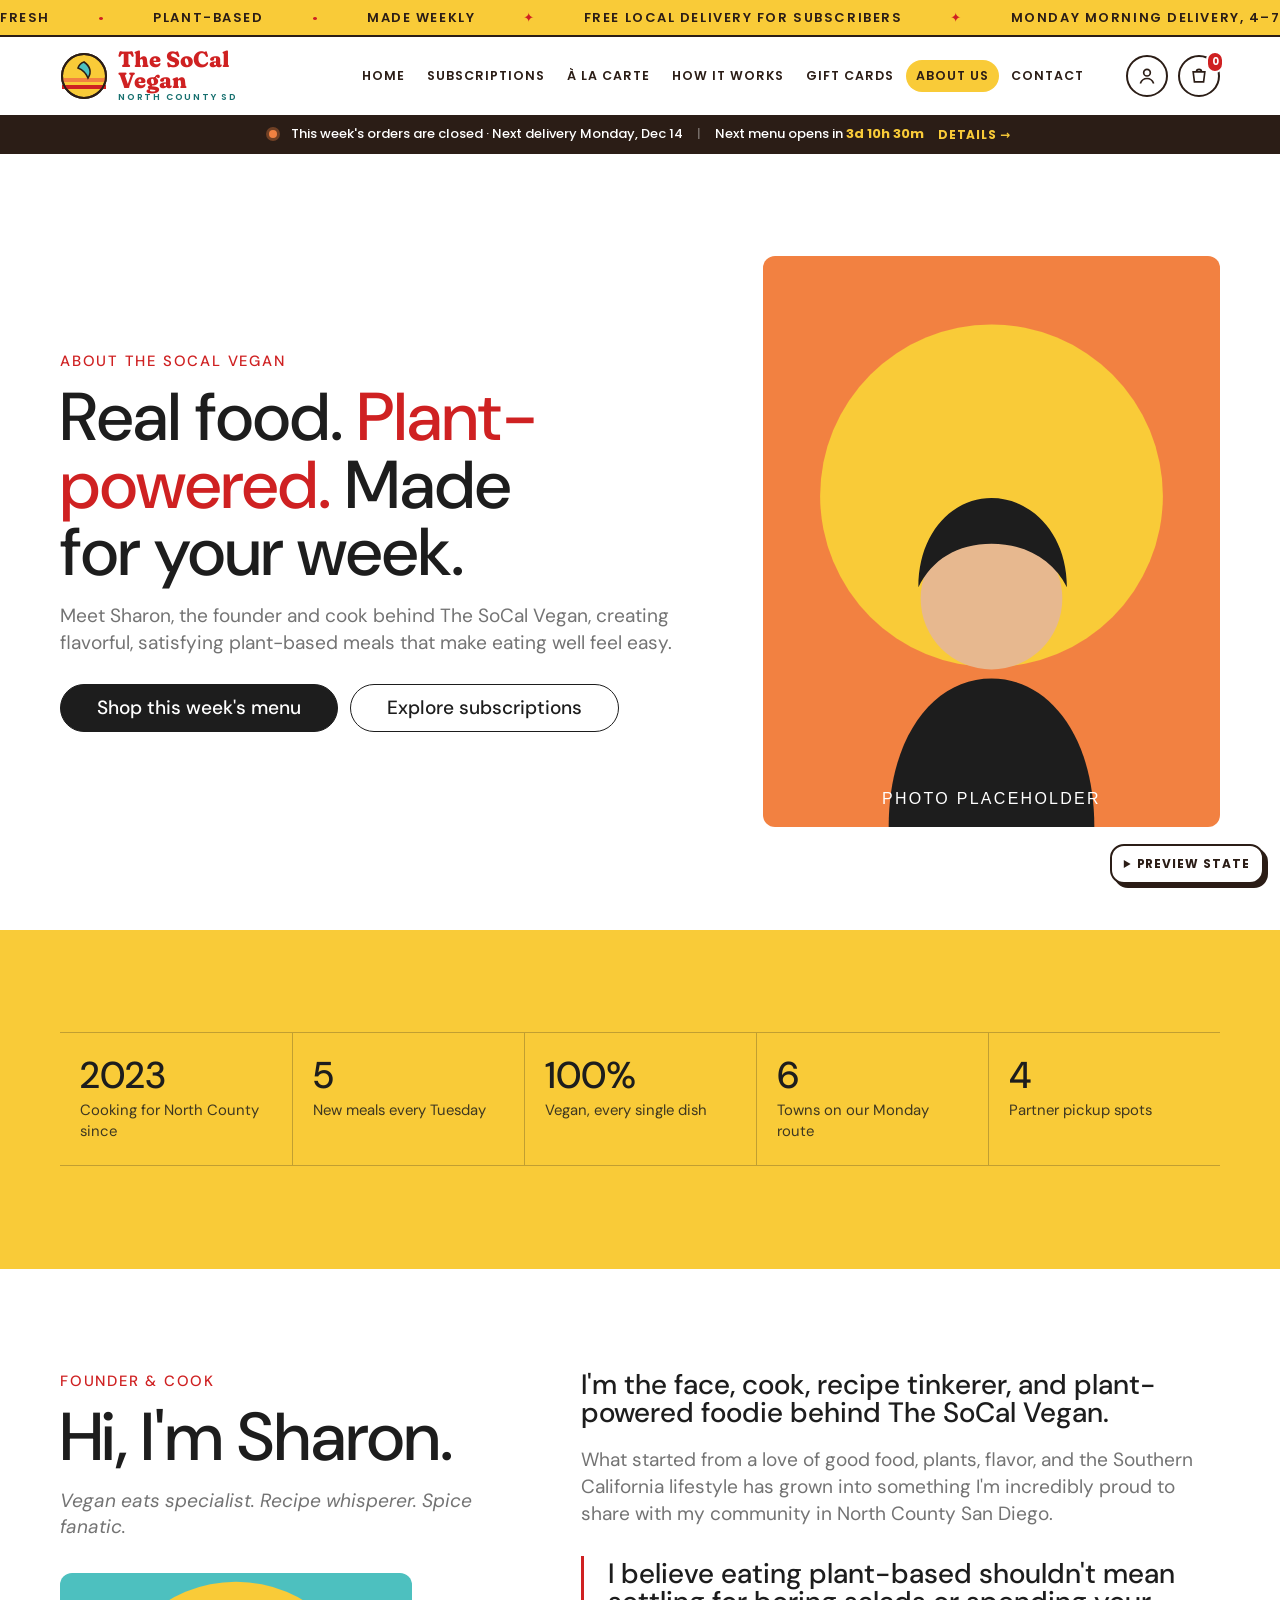
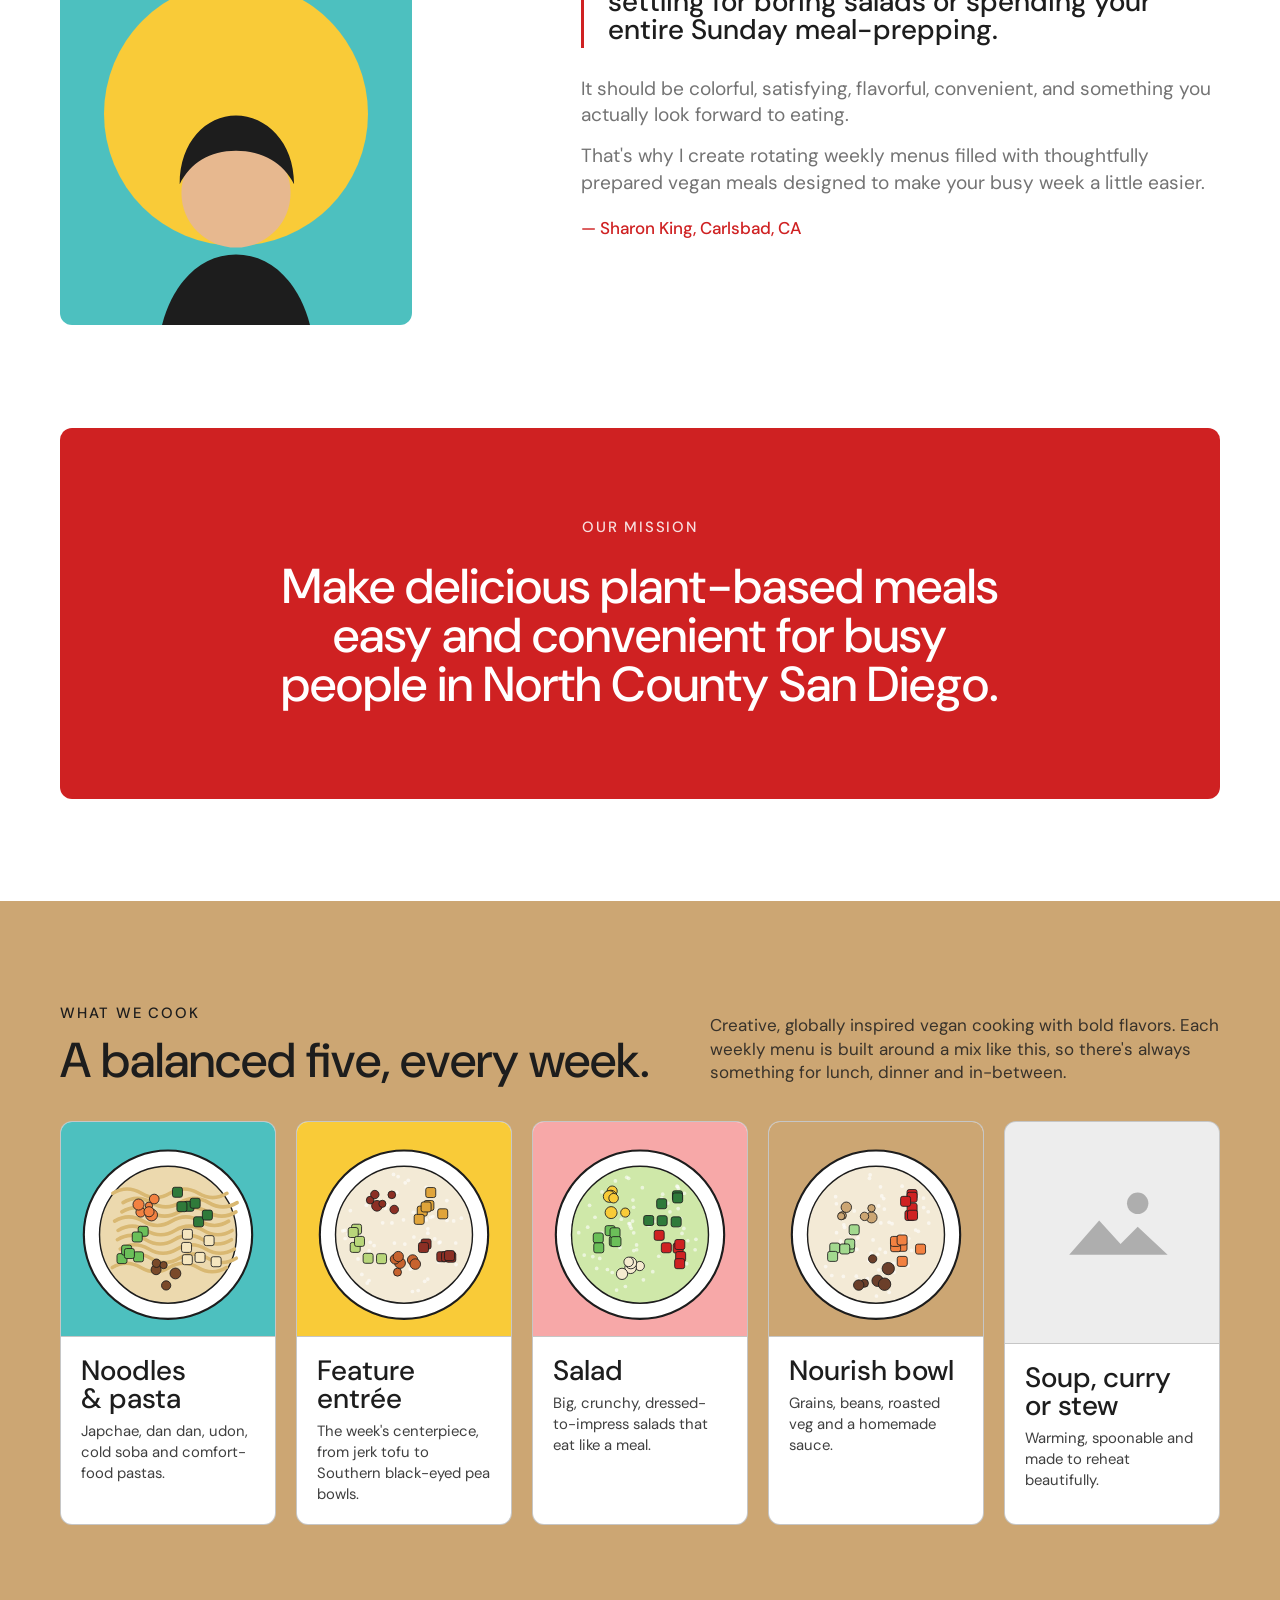
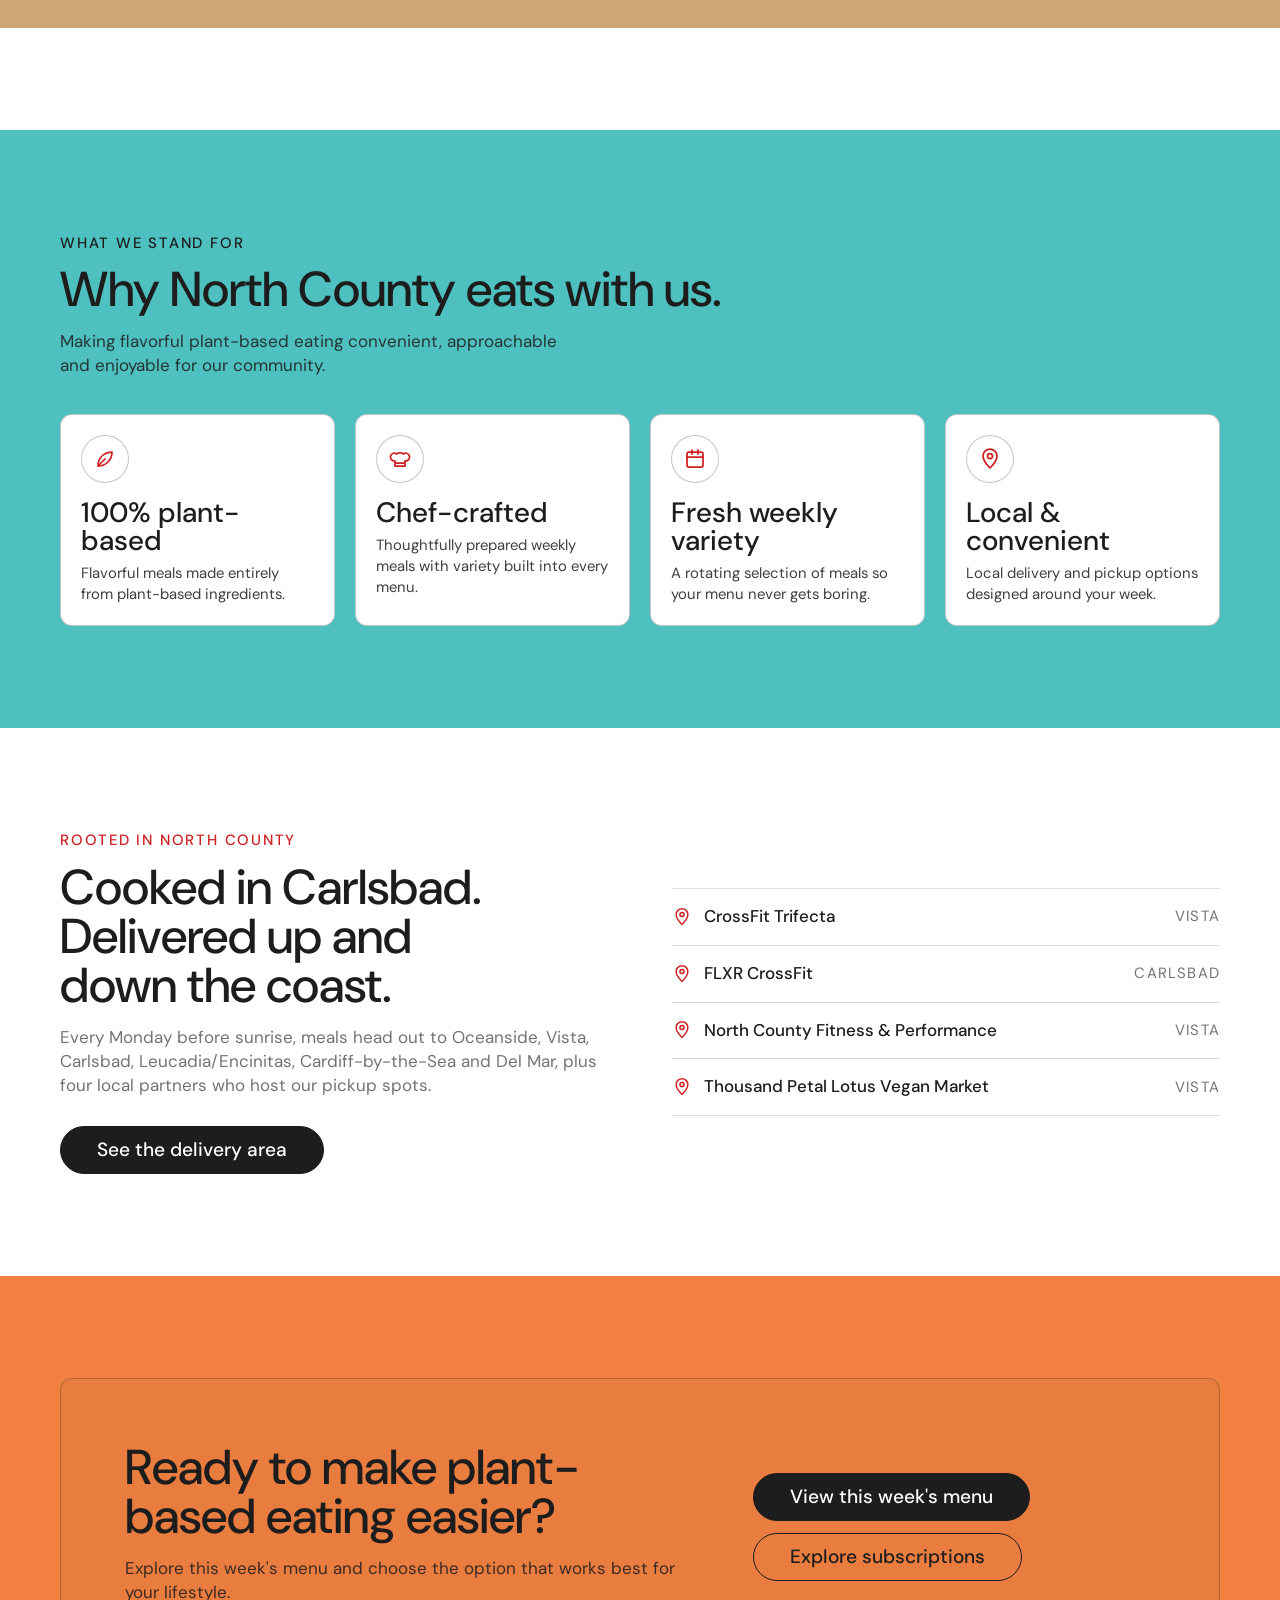
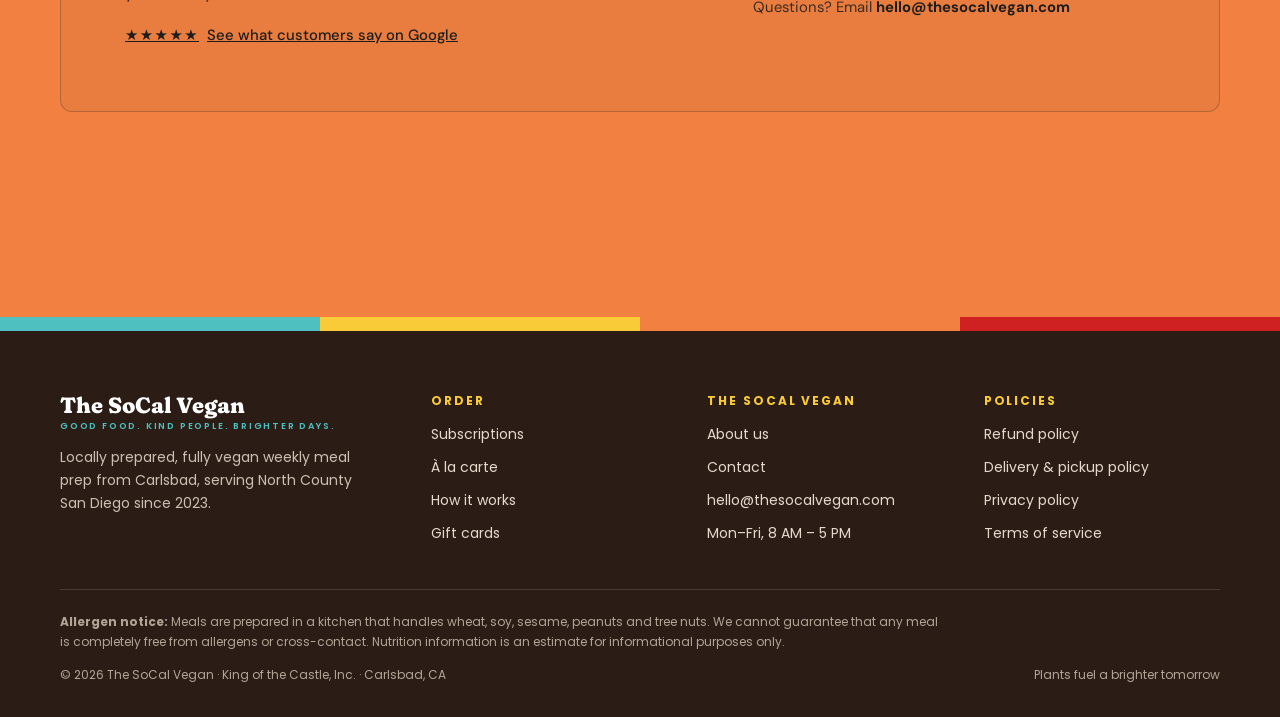
<file: socal-vegan-redesign/about.html>
<!doctype html>
<html lang="en">
<head>
<meta charset="utf-8">
<meta name="viewport" content="width=device-width, initial-scale=1, viewport-fit=cover">
<title>About The SoCal Vegan</title>
<meta name="description" content="Meet Sharon King and The SoCal Vegan, a weekly vegan meal-prep kitchen in Carlsbad serving North County San Diego.">
<link rel="preconnect" href="https://fonts.googleapis.com">
<link rel="preconnect" href="https://fonts.gstatic.com" crossorigin>
<link rel="stylesheet" href="https://fonts.googleapis.com/css2?family=DM+Sans:opsz,wght@9..40,400;9..40,500;9..40,700&family=Fraunces:opsz,wght,SOFT,WONK@9..144,600..900,100,1&family=Poppins:ital,wght@0,400;0,500;0,600;0,700;1,400&display=swap">
<style>
/* Brand tokens (from client questionnaire). Single deliberate light look, matching the live store. */
:root{
  color-scheme: light;
  --red:#cf2122; --red-dark:#a8181a;
  --yellow:#f9cb38; --teal:#4dc0bf; --teal-ink:#17706f;
  --orange:#f28141; --tan:#cca673; --tan-soft:#f6ecdc; --tan-line:#e6d3b3;
  --ink:#2b1d16; --ink-2:#5b4a3f; --paper:#ffffff; --paper-2:#fffaf2;
  --display:"Fraunces","Roxborough CF",Georgia,"Times New Roman",serif;
  --body:"Poppins",system-ui,-apple-system,"Segoe UI",sans-serif;
  --shadow:4px 4px 0 var(--ink);
  --r:14px;
  --gutter:clamp(16px,4vw,40px);
  --max:1240px;
}
*{box-sizing:border-box}
html{scroll-behavior:smooth}
@media (prefers-reduced-motion:reduce){html{scroll-behavior:auto}*{animation:none!important;transition:none!important}}
body{margin:0;background:var(--paper);color:var(--ink);font:400 16px/1.65 var(--body);-webkit-font-smoothing:antialiased}
img,svg{max-width:100%}
a{color:inherit}
h1,h2,h3,h4{font-family:var(--display);font-variation-settings:"SOFT" 100,"WONK" 1;line-height:1.05;margin:0;text-wrap:balance;letter-spacing:-.01em}
p{margin:0}
.wrap{max-width:var(--max);margin-inline:auto;padding-inline:var(--gutter)}
.wrap>*{min-width:0}
.eyebrow{font:600 12px/1 var(--body);letter-spacing:.16em;text-transform:uppercase}
:focus-visible{outline:3px solid var(--teal);outline-offset:3px;border-radius:6px}

/* Buttons */
.btn{display:inline-flex;align-items:center;justify-content:center;gap:.5em;padding:14px 26px;border-radius:999px;border:2px solid var(--ink);font:700 14px/1 var(--body);letter-spacing:.08em;text-transform:uppercase;text-decoration:none;cursor:pointer;transition:transform .15s,box-shadow .15s;white-space:nowrap}
.btn:hover{transform:translate(-2px,-2px);box-shadow:6px 6px 0 var(--ink)}
.btn:active{transform:translate(2px,2px);box-shadow:0 0 0 var(--ink)}
.btn-red{background:var(--red);color:#fff;box-shadow:var(--shadow)}
.btn-yellow{background:var(--yellow);color:var(--ink);box-shadow:var(--shadow)}
.btn-ghost{background:var(--paper);color:var(--ink);box-shadow:var(--shadow)}
.btn-sm{padding:10px 18px;font-size:12px}

/* Announcement marquee */
.ticker{background:var(--yellow);border-bottom:2px solid var(--ink);overflow:hidden;font:600 13px/1 var(--body);letter-spacing:.12em;text-transform:uppercase}
.ticker-track{display:flex;gap:48px;padding-block:11px;width:max-content;animation:tick 38s linear infinite}
.ticker-track span{display:inline-flex;gap:48px;align-items:center}
.ticker-track i{font-style:normal;color:var(--red)}
@keyframes tick{to{transform:translateX(-50%)}}

/* Header */
.header{position:sticky;top:env(safe-area-inset-top,0px);z-index:40;background:var(--paper);border-bottom:2px solid var(--ink)}
.header .wrap{display:flex;align-items:center;gap:24px;min-height:78px}
.logo{display:flex;align-items:center;gap:10px;text-decoration:none;flex-shrink:0}
.logo-mark{width:48px;height:48px}
.logo-text{font-family:var(--display);font-variation-settings:"SOFT" 100,"WONK" 1;font-weight:800;font-size:22px;line-height:.95;color:var(--red)}
.logo-text small{display:block;font:600 9px/1.4 var(--body);letter-spacing:.2em;color:var(--teal-ink);text-transform:uppercase}
.nav{display:flex;gap:2px;margin-left:auto}
.header-actions{margin-left:8px}
.nav a{font:600 12.5px/1 var(--body);letter-spacing:.08em;white-space:nowrap;text-transform:uppercase;text-decoration:none;padding:10px 10px;border-radius:999px}
.nav a:hover{background:var(--tan-soft);color:var(--red)}
.header-actions{display:flex;align-items:center;gap:10px}
.order-strip{display:flex;align-items:center;justify-content:center;flex-wrap:wrap;gap:6px 14px;background:var(--ink);color:#fff;padding:9px var(--gutter);font:500 13px/1.3 var(--body);text-decoration:none;border-top:2px solid var(--ink)}
.order-strip b{font-variant-numeric:tabular-nums;color:var(--yellow);font-weight:700}
.order-strip .sep{opacity:.35}
.order-strip .go{font-weight:700;color:var(--yellow);letter-spacing:.06em;text-transform:uppercase;font-size:12px}
.order-strip:hover .go{text-decoration:underline}
.order-strip .dot{width:8px;height:8px;border-radius:50%;background:var(--teal);box-shadow:0 0 0 3px rgba(77,192,191,.35)}
.is-closed .order-strip .dot{background:var(--orange);box-shadow:0 0 0 3px rgba(242,129,65,.35)}
.is-urgent .order-strip{background:var(--red)}
.is-urgent .order-strip .dot{background:#fff;animation:pulse 1.2s infinite}
.is-urgent .order-strip b,.is-urgent .order-strip .go{color:#fff}
@keyframes pulse{50%{box-shadow:0 0 0 7px rgba(255,255,255,0)}}
@media (max-width:700px){.order-strip{display:none}}
.icon-btn{width:42px;height:42px;display:grid;place-items:center;border-radius:50%;border:2px solid var(--ink);background:var(--paper);position:relative;text-decoration:none}
.icon-btn svg{width:20px;height:20px}
.icon-btn .badge{position:absolute;top:-6px;right:-6px;background:var(--red);color:#fff;border-radius:999px;font:700 10px/18px var(--body);min-width:18px;text-align:center;border:2px solid var(--paper)}
.menu-toggle{display:none}
@media (max-width:1200px){.nav{display:none}.menu-toggle{display:grid}.header-actions{margin-left:auto}}
@media (max-width:560px){.logo-text{font-size:19px}.header .wrap{gap:12px;min-height:66px}.icon-btn.account{display:none}}
.mobile-nav{border-top:2px solid var(--ink);background:var(--paper)}
.mobile-nav a{display:block;padding:14px var(--gutter);font:600 15px/1 var(--body);letter-spacing:.1em;text-transform:uppercase;text-decoration:none;border-bottom:1px solid var(--tan-line)}

/* Hero — SoCal sunset */
.hero{position:relative;overflow:hidden;background:var(--paper-2);border-bottom:2px solid var(--ink)}
.hero-sun{position:absolute;inset:auto -10% -55% auto;width:min(900px,120vw);aspect-ratio:1;border-radius:50%;
  background:repeating-linear-gradient(180deg,var(--yellow) 0 13%,var(--orange) 13% 26%,var(--red) 26% 39%,var(--paper-2) 39% 41%);
  opacity:.95;pointer-events:none;max-width:none}
.hero .wrap{position:relative;display:grid;grid-template-columns:1.1fr .9fr;gap:40px;align-items:center;padding-block:64px 72px}
.hero h1{font-size:clamp(44px,7vw,92px);font-weight:900;color:var(--ink)}
.hero h1 em{font-style:italic;color:var(--red)}
.hero-sub{font-size:clamp(17px,1.6vw,20px);max-width:34ch;margin-top:20px;color:var(--ink-2)}
.slogan{display:flex;flex-wrap:wrap;align-items:center;gap:8px 10px;margin-top:22px;font:700 13px/1 var(--body);letter-spacing:.14em;text-transform:uppercase}
.slogan span{padding:8px 12px;border:2px solid var(--ink);border-radius:999px;background:var(--paper)}
.slogan span:nth-child(1){background:var(--teal)}
.slogan span:nth-child(3){background:var(--yellow)}
.slogan span:nth-child(5){background:var(--orange)}
.slogan b{color:var(--red);font-size:18px}
.hero-ctas{display:flex;flex-wrap:wrap;gap:14px;margin-top:30px}
.hero-meta{display:flex;flex-wrap:wrap;gap:6px 18px;margin-top:22px;font-size:14px;color:var(--ink-2)}
.hero-meta span::before{content:"✓";color:var(--teal-ink);font-weight:700;margin-right:6px}

/* Countdown card */
.order-card{background:var(--paper);border:2px solid var(--ink);border-radius:22px;box-shadow:8px 8px 0 var(--ink);padding:26px;position:relative}
.order-card .status{display:inline-flex;align-items:center;gap:8px;font:700 12px/1 var(--body);letter-spacing:.14em;text-transform:uppercase;padding:8px 12px;border-radius:999px;background:#e3f6f5;color:var(--teal-ink)}
.order-card .status::before{content:"";width:8px;height:8px;border-radius:50%;background:currentColor}
.is-closed .order-card .status{background:#fde9dc;color:#b04d14}
.is-urgent .order-card .status{background:#fbe0e0;color:var(--red)}
.order-card h2{font-size:28px;margin-top:14px}
.cd-grid{display:grid;grid-template-columns:repeat(4,1fr);gap:8px;margin-top:18px}
.cd-cell{background:var(--ink);color:#fff;border-radius:12px;text-align:center;padding:12px 4px 10px}
.cd-cell b{display:block;font:800 clamp(28px,3.4vw,40px)/1 var(--display);font-variation-settings:"SOFT" 100;font-variant-numeric:tabular-nums;color:var(--yellow)}
.is-urgent .cd-cell b{color:#ff8a8a}
.cd-cell small{font:600 10px/1 var(--body);letter-spacing:.14em;text-transform:uppercase;opacity:.8}
.order-rows{margin-top:18px;display:grid;gap:0;border-top:1px dashed var(--tan-line)}
.order-row{display:flex;justify-content:space-between;gap:12px;padding:12px 0;border-bottom:1px dashed var(--tan-line);font-size:14px}
.order-row span{color:var(--ink-2)}
.order-row strong{text-align:right}
.order-card .btn{width:100%;margin-top:18px}
.order-note{font-size:12.5px;color:var(--ink-2);margin-top:12px;text-align:center}

@media (max-width:900px){.hero .wrap{grid-template-columns:1fr;padding-block:44px 56px}.hero-sun{inset:auto -40% -20% auto;width:150vw}}

/* Section scaffolding */
section{scroll-margin-top:90px}
.sec{padding-block:clamp(64px,8vw,104px)}
.sec-head{display:flex;flex-wrap:wrap;align-items:end;justify-content:space-between;gap:16px 40px;margin-bottom:40px}
.sec-head h2{font-size:clamp(34px,4.6vw,56px);font-weight:850}
.sec-head p{max-width:46ch;color:var(--ink-2)}
.sec-head .eyebrow{color:var(--red);margin-bottom:12px;display:block}

/* Weekly rhythm */
.rhythm{background:var(--ink);color:#fff}
.rhythm .sec-head p{color:#d8cabd}
.rhythm .sec-head .eyebrow{color:var(--yellow)}
.timeline{display:grid;grid-template-columns:repeat(4,1fr);gap:0;position:relative;counter-reset:none}
.timeline::before{content:"";position:absolute;left:4%;right:4%;top:31px;height:3px;background:repeating-linear-gradient(90deg,var(--tan) 0 10px,transparent 10px 18px)}
.tl{position:relative;padding-right:18px}
.tl-dot{width:64px;height:64px;border-radius:50%;display:grid;place-items:center;border:2px solid #fff;position:relative;z-index:1}
.tl-dot svg{width:28px;height:28px}
.tl:nth-child(1) .tl-dot{background:var(--teal)}
.tl:nth-child(2) .tl-dot{background:var(--yellow)}
.tl:nth-child(3) .tl-dot{background:var(--red)}
.tl:nth-child(4) .tl-dot{background:var(--orange)}
.tl-day{font:800 26px/1 var(--display);font-variation-settings:"SOFT" 100,"WONK" 1;margin-top:18px}
.tl-time{font:600 13px/1 var(--body);letter-spacing:.12em;text-transform:uppercase;color:var(--yellow);margin-top:8px}
.tl p{margin-top:10px;color:#d8cabd;font-size:14.5px;max-width:28ch}
.tl.now .tl-dot{outline:3px solid var(--yellow);outline-offset:5px}
.tl .now-tag{display:none;position:absolute;top:-10px;left:44px;z-index:2;background:var(--yellow);color:var(--ink);font:700 10px/1 var(--body);letter-spacing:.12em;padding:5px 8px;border-radius:999px;text-transform:uppercase}
.tl.now .now-tag{display:block}
@media (max-width:820px){
  .timeline{grid-template-columns:1fr;gap:28px}
  .timeline::before{left:31px;right:auto;top:10px;bottom:10px;width:3px;height:auto;background:repeating-linear-gradient(180deg,var(--tan) 0 10px,transparent 10px 18px)}
  .tl{display:grid;grid-template-columns:64px 1fr;column-gap:20px}
  .tl-dot{grid-row:span 3}
  .tl-day{margin-top:4px}
}

/* How it works */
.steps{display:grid;grid-template-columns:repeat(3,1fr);gap:24px}
.step{border:2px solid var(--ink);border-radius:var(--r);padding:28px;background:var(--paper)}
.step-num{font:900 64px/1 var(--display);font-variation-settings:"SOFT" 100,"WONK" 1;color:var(--tan)}
.step h3{font-size:30px;margin-top:10px}
.step h3 span{color:var(--red)}
.step p{margin-top:10px;color:var(--ink-2)}
.step:nth-child(1){background:#e9f7f7}
.step:nth-child(2){background:#fff6d9}
.step:nth-child(3){background:#fdebe0}
@media (max-width:820px){.steps{grid-template-columns:1fr}}

/* Plans */
.plans-sec{background:var(--tan-soft);border-block:2px solid var(--ink)}
.plans{display:grid;grid-template-columns:repeat(3,1fr);gap:22px}
.plan{position:relative;background:var(--paper);border:2px solid var(--ink);border-radius:18px;padding:26px;display:flex;flex-direction:column;gap:14px;transition:transform .15s,box-shadow .15s}
.plan:hover{transform:translate(-3px,-3px);box-shadow:7px 7px 0 var(--ink)}
.plan.popular{background:var(--yellow);box-shadow:var(--shadow)}
.plan .pop{position:absolute;top:-14px;right:20px;background:var(--red);color:#fff;border:2px solid var(--ink);border-radius:999px;font:700 11px/1 var(--body);letter-spacing:.12em;padding:7px 12px;text-transform:uppercase}
.plan-top{display:flex;justify-content:space-between;align-items:start;gap:12px}
.plan h3{font-size:28px}
.plan-count{flex-shrink:0;width:62px;height:62px;border-radius:50%;border:2px solid var(--ink);display:grid;place-items:center;text-align:center;background:var(--teal);line-height:1}
.plan-count b{font:900 24px/1 var(--display);display:block}
.plan-count small{font:600 9px/1 var(--body);letter-spacing:.1em;text-transform:uppercase}
.plan-price{display:flex;align-items:baseline;gap:8px;flex-wrap:wrap}
.plan-price b{font:800 38px/1 var(--display);font-variant-numeric:tabular-nums}
.plan-price span{color:var(--ink-2);font-size:14px}
.plan-per{display:inline-block;font:700 12px/1 var(--body);letter-spacing:.06em;background:var(--paper);border:1.5px solid var(--ink);border-radius:999px;padding:6px 10px;font-variant-numeric:tabular-nums}
.plan p{color:var(--ink-2);font-size:15px;flex:1}
.plan.popular p,.plan.popular .plan-price span{color:var(--ink)}
.plan .btn{width:100%}
.plans-foot{display:flex;flex-wrap:wrap;gap:12px 28px;justify-content:center;margin-top:34px;font:600 13px/1.4 var(--body);letter-spacing:.1em;text-transform:uppercase}
.plans-foot span::before{content:"●";color:var(--red);margin-right:8px}
@media (max-width:960px){.plans{grid-template-columns:repeat(2,1fr)}}
@media (max-width:620px){.plans{grid-template-columns:1fr}}

/* Menu */
.menu-grid{display:grid;grid-template-columns:repeat(5,1fr);gap:18px}
.meal{display:flex;flex-direction:column;border:2px solid var(--ink);border-radius:var(--r);overflow:hidden;background:var(--paper)}
.meal-img{aspect-ratio:1;max-width:100%;display:block;border-bottom:2px solid var(--ink);position:relative}
.meal-img svg{display:block;width:100%;height:100%}
.meal-tag{position:absolute;top:10px;left:10px;background:var(--paper);border:1.5px solid var(--ink);border-radius:999px;font:700 10px/1 var(--body);letter-spacing:.12em;text-transform:uppercase;padding:6px 9px}
.meal-body{padding:16px;display:flex;flex-direction:column;gap:8px;flex:1}
.meal h3{font-size:20px;font-weight:750}
.meal p{font-size:13.5px;color:var(--ink-2);flex:1}
.meal-foot{display:flex;justify-content:space-between;align-items:center;gap:8px;margin-top:6px}
.meal-foot b{font:800 18px/1 var(--display)}
.meal-foot a{font:700 12px/1 var(--body);letter-spacing:.08em;text-transform:uppercase;color:var(--red)}
.menu-note{margin-top:22px;font-size:13px;color:var(--ink-2);max-width:80ch}
@media (max-width:1100px){.menu-grid{grid-template-columns:repeat(3,1fr)}}
@media (max-width:700px){.menu-grid{display:flex;overflow-x:auto;scroll-snap-type:x mandatory;padding-bottom:12px;margin-inline:calc(var(--gutter)*-1);padding-inline:var(--gutter)}.meal{flex:0 0 74%;scroll-snap-align:start}}

/* À la carte */
.alc{background:var(--teal);border-block:2px solid var(--ink)}
.alc .wrap{display:grid;grid-template-columns:1fr 1fr;gap:48px;align-items:center}
.alc h2{font-size:clamp(36px,5vw,62px);font-weight:900}
.alc h2 em{display:block;font-style:italic;color:var(--paper);-webkit-text-stroke:2px var(--ink);paint-order:stroke fill}
.alc p{margin-top:16px;max-width:44ch;font-size:17px}
.alc-facts{display:grid;grid-template-columns:repeat(3,1fr);gap:12px;margin-block:26px}
.fact{background:var(--paper);border:2px solid var(--ink);border-radius:12px;padding:14px;text-align:center}
.fact b{display:block;font:900 30px/1 var(--display);font-variant-numeric:tabular-nums;color:var(--red)}
.fact small{font:600 11px/1.3 var(--body);letter-spacing:.08em;text-transform:uppercase;display:block;margin-top:6px}
.alc-art{border:2px solid var(--ink);border-radius:24px;overflow:hidden;background:var(--yellow);box-shadow:8px 8px 0 var(--ink);aspect-ratio:5/4;max-width:100%;position:relative}
.alc-art svg{width:100%;height:100%;display:block}
.alc-art .stamp{position:absolute;right:18px;bottom:18px;background:var(--red);color:#fff;border:2px solid var(--ink);border-radius:50%;width:104px;height:104px;display:grid;place-items:center;text-align:center;font:700 11px/1.25 var(--body);letter-spacing:.1em;text-transform:uppercase;transform:rotate(-10deg)}
@media (max-width:860px){.alc .wrap{grid-template-columns:1fr}}

/* Delivery */
.delivery .wrap{display:grid;grid-template-columns:.9fr 1.1fr;gap:48px;align-items:start}
.map-card{border:2px solid var(--ink);border-radius:22px;overflow:hidden;background:#dff3f3;position:relative}
.map-card svg{display:block;width:100%;height:auto}
.map-legend{display:flex;flex-wrap:wrap;gap:8px 18px;padding:14px 18px;border-top:2px solid var(--ink);background:var(--paper);font-size:13px}
.map-legend span{display:inline-flex;align-items:center;gap:8px}
.lg{width:14px;height:14px;border-radius:50%;border:2px solid var(--ink)}
.town{cursor:pointer}
.town circle{transition:r .15s}
.town:hover circle,.town.active circle{r:11}
.town.active text{font-weight:700;fill:var(--red)}
.zip-check{border:2px solid var(--ink);border-radius:18px;padding:22px;background:var(--paper-2);box-shadow:var(--shadow)}
.zip-check label{font:700 13px/1 var(--body);letter-spacing:.1em;text-transform:uppercase;display:block;margin-bottom:12px}
.zip-row{display:flex;gap:10px}
.zip-row input{flex:1;min-width:0;border:2px solid var(--ink);border-radius:999px;padding:13px 18px;font:500 17px/1 var(--body);letter-spacing:.1em;background:var(--paper);color:var(--ink)}
.zip-result{margin-top:14px;font-size:15px;min-height:1.6em}
.zip-result.ok{color:var(--teal-ink);font-weight:600}
.zip-result.no{color:var(--red);font-weight:600}
.areas{margin-top:26px;display:grid;grid-template-columns:repeat(2,1fr);gap:0 28px}
.area{display:flex;justify-content:space-between;align-items:baseline;gap:12px;padding:12px 0;border-bottom:1px dashed var(--tan-line);cursor:pointer}
.area strong{font-weight:600}
.area span{font-size:13px;color:var(--ink-2);font-variant-numeric:tabular-nums;text-align:right}
.area.active strong{color:var(--red)}
.fees{margin-top:28px;display:grid;grid-template-columns:repeat(3,1fr);gap:12px}
.fee{border:2px solid var(--ink);border-radius:14px;padding:16px}
.fee b{font:900 28px/1 var(--display);display:block}
.fee small{display:block;font-size:13px;color:var(--ink-2);margin-top:6px;line-height:1.4}
.fee:nth-child(1){background:#e9f7f7}.fee:nth-child(2){background:#fff6d9}.fee:nth-child(3){background:#fdebe0}
.pickups{margin-top:28px}
.pickups h3{font-size:24px;margin-bottom:10px}
.pickups ul{list-style:none;padding:0;margin:0;display:grid;grid-template-columns:repeat(2,1fr);gap:10px}
.pickups li{display:flex;gap:10px;align-items:flex-start;font-size:14.5px;padding:12px 14px;border:1.5px solid var(--tan-line);border-radius:12px}
.pickups li svg{flex-shrink:0;width:18px;height:18px;margin-top:3px;color:var(--red)}
.pickups li small{display:block;color:var(--ink-2)}
.pickups .note{margin-top:12px;font-size:13px;color:var(--ink-2)}
@media (max-width:920px){.delivery .wrap{grid-template-columns:1fr}}
@media (max-width:560px){.areas,.pickups ul{grid-template-columns:1fr}.fees{grid-template-columns:1fr}}

/* Sharon */
.sharon{background:var(--paper-2);border-top:2px solid var(--ink)}
.sharon .wrap{display:grid;grid-template-columns:.8fr 1.2fr;gap:56px;align-items:center}
.portrait{aspect-ratio:4/5;max-width:100%;border:2px solid var(--ink);border-radius:200px 200px 22px 22px;background:linear-gradient(180deg,var(--orange),var(--red));position:relative;overflow:hidden;box-shadow:8px 8px 0 var(--ink)}
.portrait svg{position:absolute;inset:0;width:100%;height:100%}
.portrait span{position:absolute;left:0;right:0;bottom:16px;text-align:center;font:600 11px/1 var(--body);letter-spacing:.14em;text-transform:uppercase;color:#fff}
.sharon h2{font-size:clamp(40px,5vw,64px);font-weight:900;color:var(--red)}
.sharon .tagline{font:italic 500 22px/1.35 var(--display);font-variation-settings:"SOFT" 100,"WONK" 1;margin-top:12px}
.sharon .bio{margin-top:16px;max-width:52ch;color:var(--ink-2);display:grid;gap:10px}
.benefits{display:flex;flex-wrap:wrap;gap:10px;margin-block:26px}
.benefit{display:flex;align-items:center;gap:10px;border:2px solid var(--ink);border-radius:999px;padding:8px 16px 8px 8px;background:var(--paper);font:600 13px/1.2 var(--body)}
.benefit i{width:30px;height:30px;border-radius:50%;display:grid;place-items:center;background:var(--teal);font-style:normal}
.benefit i svg{width:16px;height:16px}
.benefit small{display:block;font-weight:400;color:var(--ink-2);font-size:12px}
.sharon-ctas{display:flex;flex-wrap:wrap;gap:14px}
@media (max-width:860px){.sharon .wrap{grid-template-columns:1fr}.portrait{max-width:380px}}

/* FAQ */
.faq .wrap{display:grid;grid-template-columns:.75fr 1.25fr;gap:56px;align-items:start}
.faq-side h2{font-size:clamp(38px,4.6vw,56px);font-weight:900}
.faq-side p{margin-top:14px;color:var(--ink-2);max-width:34ch}
.faq-side .btn{margin-top:24px}
.faq-side .mail{margin-top:18px;font-size:14px;color:var(--ink-2)}
.faq-side .mail b{color:var(--ink);user-select:all}
.faq-list{border-top:2px solid var(--ink)}
.faq-list details{border-bottom:2px solid var(--ink)}
.faq-list summary{list-style:none;cursor:pointer;display:flex;justify-content:space-between;align-items:center;gap:20px;padding:20px 4px;font:600 17px/1.35 var(--body)}
.faq-list summary::-webkit-details-marker{display:none}
.faq-list summary .pm{flex-shrink:0;width:32px;height:32px;border-radius:50%;border:2px solid var(--ink);display:grid;place-items:center;font:700 18px/1 var(--body);transition:transform .2s,background .2s}
.faq-list details[open] summary .pm{transform:rotate(45deg);background:var(--yellow)}
.faq-list .ans{padding:0 4px 22px;color:var(--ink-2);max-width:62ch;display:grid;gap:8px}
@media (max-width:860px){.faq .wrap{grid-template-columns:1fr;gap:28px}}

/* Reviews + newsletter band */
.loop{background:var(--red);color:#fff;border-block:2px solid var(--ink)}
.loop .wrap{display:grid;grid-template-columns:1fr 1fr;gap:48px;align-items:center}
.loop h2{font-size:clamp(38px,5vw,60px);font-weight:900;color:var(--yellow)}
.loop p{margin-top:12px;max-width:44ch;opacity:.95}
.nl-form{display:flex;gap:10px;flex-wrap:wrap}
.nl-form input{flex:1 1 240px;min-width:0;border:2px solid var(--ink);border-radius:999px;padding:14px 20px;font:500 16px/1 var(--body);background:#fff;color:var(--ink)}
.nl-msg{margin-top:10px;font-size:14px;min-height:1.4em}
.reviews-link{display:inline-flex;align-items:center;gap:10px;margin-top:22px;color:#fff;font:600 14px/1 var(--body);letter-spacing:.06em}
.reviews-link .stars{color:var(--yellow);letter-spacing:2px}
@media (max-width:860px){.loop .wrap{grid-template-columns:1fr}}

/* Footer */
.footer{background:var(--ink);color:#e6d9cc;padding-block:64px 32px;font-size:14px}
.footer .grid{display:grid;grid-template-columns:1.4fr 1fr 1fr 1fr;gap:40px}
.footer h4{font:700 12px/1 var(--body);letter-spacing:.16em;text-transform:uppercase;color:var(--yellow);margin-bottom:16px}
.footer ul{list-style:none;padding:0;margin:0;display:grid;gap:10px}
.footer a{text-decoration:none}
.footer a:hover{color:var(--yellow)}
.footer .brand .logo-text{color:#fff}
.footer .brand p{margin-top:14px;max-width:34ch;color:#cdbfb2}
.footer .legal{margin-top:44px;padding-top:22px;border-top:1px solid #4a3a30;display:grid;gap:14px;font-size:12px;color:#b3a496}
.footer .legal p{max-width:110ch}
.footer .legal .row{display:flex;flex-wrap:wrap;justify-content:space-between;gap:10px}
.stripe{height:14px;background:linear-gradient(90deg,var(--teal) 0 25%,var(--yellow) 25% 50%,var(--orange) 50% 75%,var(--red) 75%)}
@media (max-width:860px){.footer .grid{grid-template-columns:1fr 1fr}.footer .brand{grid-column:1/-1}}

/* Mobile sticky order bar */
.mbar{display:none}
@media (max-width:700px){
  .mbar{display:flex;position:fixed;left:0;right:0;bottom:0;z-index:45;gap:12px;align-items:center;justify-content:space-between;background:var(--ink);color:#fff;padding:10px 16px calc(10px + env(safe-area-inset-bottom,0px));border-top:2px solid var(--yellow)}
  .mbar small{display:block;font:600 10px/1.2 var(--body);letter-spacing:.12em;text-transform:uppercase;color:#cdbfb2}
  .mbar b{font:800 18px/1.1 var(--display);color:var(--yellow);font-variant-numeric:tabular-nums}
  body{padding-bottom:72px}
}

/* Preview-only state switcher */
.preview-ctl{position:fixed;right:16px;bottom:16px;z-index:60;background:var(--paper);border:2px solid var(--ink);border-radius:14px;box-shadow:var(--shadow);padding:10px 12px;font:500 12px/1.3 var(--body);max-width:calc(100vw - 32px)}
.preview-ctl summary{cursor:pointer;font-weight:700;letter-spacing:.08em;text-transform:uppercase}
.preview-ctl .opts{display:grid;gap:6px;margin-top:10px}
.preview-ctl button{font:600 12px/1 var(--body);text-align:left;padding:9px 10px;border-radius:8px;border:1.5px solid var(--tan-line);background:var(--paper-2);cursor:pointer;color:var(--ink)}
.preview-ctl button[aria-pressed="true"]{background:var(--yellow);border-color:var(--ink)}
.preview-ctl p{margin-top:8px;color:var(--ink-2);max-width:220px}
@media (max-width:700px){.preview-ctl{bottom:84px}}

/* ===== About page ===== */
.visually-hidden{position:absolute!important;width:1px;height:1px;overflow:hidden;clip:rect(0 0 0 0);white-space:nowrap}
.nav a[aria-current="page"]{background:var(--yellow);color:var(--ink)}
.sel{user-select:all}
.crumbs{font-size:13px;color:var(--ink-2);margin-bottom:14px}
.crumbs a{color:var(--ink-2)}
.sub-lede{margin-top:16px;font-size:18px;color:var(--ink-2);max-width:48ch}
.ab-hero{background:var(--paper-2);border-bottom:2px solid var(--ink);overflow:hidden}
.ab-hero .wrap{display:grid;grid-template-columns:1.2fr .8fr;gap:56px;align-items:center;padding-block:52px 64px}
.ab-hero h1{font-size:clamp(42px,6vw,80px);font-weight:900;margin-top:14px}
.ab-hero h1 em{color:var(--red)}
.ab-portrait{max-width:400px;justify-self:end;width:100%}
@media (max-width:860px){.ab-hero .wrap{grid-template-columns:1fr}.ab-portrait{justify-self:start;max-width:320px}}

.ab-facts{background:var(--yellow);border-bottom:2px solid var(--ink)}
.ab-facts .wrap{display:grid;grid-template-columns:repeat(5,1fr);gap:0}
.ab-facts .wrap>div{padding:22px 16px;border-left:2px solid var(--ink);display:grid;gap:4px}
.ab-facts .wrap>div:first-child{border-left:0}
.ab-facts b{font:900 clamp(30px,3.4vw,42px)/1 var(--display);font-variation-settings:"SOFT" 100,"WONK" 1;color:var(--red);font-variant-numeric:tabular-nums}
.ab-facts span{font:600 12px/1.35 var(--body);letter-spacing:.06em;text-transform:uppercase}
@media (max-width:820px){.ab-facts .wrap{grid-template-columns:repeat(2,1fr)}.ab-facts .wrap>div{border-left:0;border-top:2px solid var(--ink)}.ab-facts .wrap>div:nth-child(-n+2){border-top:0}.ab-facts .wrap>div:nth-child(even){border-left:2px solid var(--ink)}.ab-facts .wrap>div:last-child{grid-column:1/-1}}

.ab-story .wrap{display:grid;grid-template-columns:.8fr 1.2fr;gap:56px;align-items:start}
.story-side{position:sticky;top:150px}
.story-side h2{font-size:clamp(44px,5.4vw,72px);font-weight:900;margin-top:12px}
.story-side .tagline{font:italic 500 22px/1.35 var(--display);font-variation-settings:"SOFT" 100,"WONK" 1;margin-top:14px;color:var(--ink-2)}
.story-body{display:grid;gap:18px;font-size:18px;max-width:62ch}
.story-body .lead{font-size:22px;font-weight:500;line-height:1.5}
.story-body blockquote{margin:10px 0;padding:22px 26px;border:2px solid var(--ink);border-radius:18px;background:#e9f7f7;box-shadow:var(--shadow);font:700 clamp(22px,2.4vw,28px)/1.3 var(--display);font-variation-settings:"SOFT" 100,"WONK" 1}
.story-body .sign{font-weight:600;color:var(--red)}
@media (max-width:860px){.ab-story .wrap{grid-template-columns:1fr;gap:24px}.story-side{position:static}}

.ab-mission{background:var(--red);color:#fff;border-block:2px solid var(--ink)}
.ab-mission .wrap{padding-block:clamp(56px,7vw,96px);text-align:center;display:grid;gap:18px;justify-items:center}
.ab-mission .eyebrow{color:var(--yellow)}
.ab-mission h2{font-size:clamp(30px,4.4vw,56px);font-weight:900;max-width:22ch}

.slots{display:grid;grid-template-columns:repeat(5,1fr);gap:18px}
.slot{border:2px solid var(--ink);border-radius:var(--r);overflow:hidden;background:var(--paper)}
.slot-art{aspect-ratio:1;max-width:100%;border-bottom:2px solid var(--ink)}
.slot-art svg{width:100%;height:100%;display:block}
.slot h3{font-size:21px;padding:16px 16px 0}
.slot p{font-size:14px;color:var(--ink-2);padding:6px 16px 18px}
@media (max-width:1100px){.slots{grid-template-columns:repeat(3,1fr)}}
@media (max-width:700px){.slots{grid-template-columns:repeat(2,1fr)}}
@media (max-width:420px){.slots{grid-template-columns:1fr}}

.values{display:grid;grid-template-columns:repeat(4,1fr);gap:18px}
.val{background:var(--paper);border:2px solid var(--ink);border-radius:16px;padding:22px;display:grid;gap:10px;align-content:start}
.val i{width:52px;height:52px;border-radius:50%;border:2px solid var(--ink);display:grid;place-items:center}
.val i svg{width:24px;height:24px}
.val h3{font-size:24px}
.val p{color:var(--ink-2);font-size:15px}
@media (max-width:960px){.values{grid-template-columns:repeat(2,1fr)}}
@media (max-width:520px){.values{grid-template-columns:1fr}}

.ab-local .wrap{display:grid;grid-template-columns:1fr 1fr;gap:48px;align-items:center}
.ab-local h2{font-size:clamp(32px,4vw,50px);font-weight:900;margin-top:12px}
.ab-local p{margin-block:16px 24px;color:var(--ink-2);max-width:50ch}
.partners{list-style:none;margin:0;padding:0;display:grid;gap:12px}
.partners li{display:flex;justify-content:space-between;align-items:center;gap:14px;border:2px solid var(--ink);border-radius:999px;padding:14px 22px;background:var(--paper)}
.partners li:nth-child(odd){background:#e9f7f7}
.partners span{font:600 12px/1 var(--body);letter-spacing:.1em;text-transform:uppercase;color:var(--ink-2);white-space:nowrap}
@media (max-width:860px){.ab-local .wrap{grid-template-columns:1fr}}

.ab-cta-btns{display:flex;flex-wrap:wrap;gap:14px;align-items:center}
.ab-cta-btns .mail{flex-basis:100%;font-size:14px;opacity:.9}
.ab-cta{background:var(--teal);color:var(--ink)}
.ab-cta h2{color:var(--ink)}
.ab-cta .reviews-link{color:var(--ink)}
.ab-cta .reviews-link .stars{color:var(--red)}
/* ===== Local 4.2.1 theme emulation (preview only) for the FAQ section =====
   Values from the store's settings_data.json: DM Sans 500/400, headings 70, body 17 / 1.4,
   text #1d1d1d on #ffffff, borders = text at 15%, secondary text = text at 62%. */
.local-theme{
  --font-stack-headings:"DM Sans",system-ui,sans-serif; --font-weight-headings:500;
  --font-stack-body:"DM Sans",system-ui,sans-serif; --font-weight-body:400; --font-weight-body-bold:500; --font-weight-buttons:500;
  --base-headings-size:70; --base-headings-line:1; --base-body-size:17; --base-body-line:1.4;
  --color-background-main:#ffffff; --color-text-main:#1d1d1d; --color-foreground-main:#ffffff;
  --color-secondary-text-main:rgba(29,29,29,.62); --color-borders-main:rgba(29,29,29,.15);
  --border-radius-buttons:30px; --border-width-buttons:1px;
  --theme-max-width:1680px; --gutter-container:var(--gutter); --container-vertical-space:clamp(72px,8vw,120px);
  background:var(--color-background-main);color:var(--color-text-main);
  font-family:var(--font-stack-body);font-weight:var(--font-weight-body);font-size:calc(var(--base-body-size) * 1px);line-height:var(--base-body-line);
  padding-bottom:var(--container-vertical-space);
}
.local-theme .container--large{margin:0 auto;width:100%;max-width:min(var(--theme-max-width),var(--max));padding-inline:var(--gutter-container)}
.local-theme .container--vertical-space{margin-top:var(--container-vertical-space)}
.local-theme .h2{font-family:var(--font-stack-headings);font-weight:var(--font-weight-headings);line-height:var(--base-headings-line);letter-spacing:0;font-variation-settings:normal;font-size:calc(28px / 60 * var(--base-headings-size))}
.local-theme .text-size--small{font-size:calc(12px / 16 * var(--base-body-size))}
.local-theme .text-size--large{font-size:calc(16px / 16 * var(--base-body-size))}
@media (min-width:1024px){
  .local-theme .h2{font-size:calc(42px / 60 * var(--base-headings-size))}
  .local-theme .text-size--small{font-size:calc(14px / 16 * var(--base-body-size))}
  .local-theme .text-size--large{font-size:calc(18px / 16 * var(--base-body-size))}
}
.local-theme .text-weight--bold{font-weight:var(--font-weight-body-bold)}
.local-theme .text-color--secondary{color:var(--color-secondary-text-main)}
.local-theme .rte p{margin:0 0 .75em}.local-theme .rte p:last-child{margin-bottom:0}
.local-theme .button{display:inline-block;text-align:center;text-decoration:none;border-style:solid;border-radius:var(--border-radius-buttons);border-width:var(--border-width-buttons);font-weight:var(--font-weight-buttons);line-height:1.25;cursor:pointer}
.local-theme .button--solid{background:var(--color-text-main);border-color:var(--color-text-main);color:var(--color-foreground-main)}
.local-theme .button--solid:hover{opacity:.88}
.local-theme .socal-faq__intro{top:calc(env(safe-area-inset-top,0px) + 140px)}
/* Local 4.2.1 emulation additions for the delivery section */
.local-theme{--color-third-background-main:rgba(29,29,29,.04);--color-fourth-background-main:rgba(29,29,29,.02);--color-secondary-background-main:rgba(29,29,29,.08);
  --color-borders-forms-primary:rgba(29,29,29,.3);--border-width-forms:1px;--border-radius-forms:5px;--input-padding:.5rem;--button-padding-regular:.5rem 1.5rem;
  --border-width-cards:1px;--border-radius-cards:12px}
@media (min-width:1024px){.local-theme{--input-padding:.75rem;--button-padding-regular:.6875rem 2.25rem}}
.local-theme .h4{font-family:var(--font-stack-headings);font-weight:var(--font-weight-headings);line-height:var(--base-headings-line);font-variation-settings:normal;letter-spacing:0;font-size:calc(20px / 60 * var(--base-headings-size))}
@media (min-width:1024px){.local-theme .h4{font-size:calc(24px / 60 * var(--base-headings-size))}}
.local-theme .button--regular{padding:var(--button-padding-regular);font-size:calc(16px / 16 * var(--base-body-size))}
@media (min-width:1024px){.local-theme .button--regular{font-size:calc(18px / 16 * var(--base-body-size))}}
.local-theme input{background-color:var(--color-background-main);border:var(--border-width-forms) solid var(--color-borders-forms-primary);border-radius:var(--border-radius-forms);color:var(--color-text-main);padding:var(--input-padding);font:inherit;-webkit-appearance:none;outline:none}
.local-theme input:hover,.local-theme input:focus{border-color:var(--color-text-main)}
.local-theme input::placeholder{color:var(--color-text-main);opacity:.66}

/* Local 4.2.1 emulation additions for the About template */
.local-theme{padding-bottom:0}
.local-theme .shopify-section:last-child{padding-bottom:var(--container-vertical-space)}
.local-theme .container--vertical-space-grid{margin-top:36px}
.local-theme .h1,.local-theme .h3{font-family:var(--font-stack-headings);font-weight:var(--font-weight-headings);line-height:var(--base-headings-line);letter-spacing:0;font-variation-settings:normal}
.local-theme .h1{font-size:calc(34px / 60 * var(--base-headings-size))}
.local-theme .h3{font-size:calc(24px / 60 * var(--base-headings-size))}
@media (min-width:1024px){.local-theme .h1{font-size:calc(58px / 60 * var(--base-headings-size))}.local-theme .h3{font-size:calc(32px / 60 * var(--base-headings-size))}}
.local-theme h1,.local-theme h2,.local-theme h3{margin-top:0}
.local-theme .button--outline{background:transparent;border-color:var(--color-text-main);color:var(--color-text-main)}
.local-theme .button:hover{background:var(--color-accent-main);border-color:var(--color-accent-main);color:var(--color-foreground-accent-main);opacity:1}
.local-theme .lazy-image{position:relative;overflow:hidden;margin:0}
.local-theme .lazy-image[data-ratio]{height:0}
.local-theme .lazy-image[data-ratio] img{position:absolute;top:0;left:0;width:100%;height:100%;object-fit:cover}
.local-theme .rte strong{color:var(--color-text-main)}
/* shopify/assets/socal-sections.css, verbatim */
/*
  SoCal sections for the Local theme (v4.2.1).
  Built only on the theme's own variables (typography, colors, borders,
  radii, spacing). Each section sets one accent as --socal-accent.
*/

/* ---------- Shared ---------- */
.socal-section {
  color: var(--color-text-main);
}
.socal-eyebrow {
  display: block;
  margin: 0 0 0.75rem;
  color: var(--socal-accent-text, var(--socal-accent));
  text-transform: uppercase;
  letter-spacing: 0.12em;
}
.socal-accent-text {
  color: var(--socal-accent-text, var(--socal-accent));
}
.socal-heading {
  margin-bottom: 0;
}
.socal-copy {
  margin-top: 1rem;
  max-width: 36em;
}
.socal-buttons {
  display: flex;
  flex-wrap: wrap;
  gap: 0.75rem;
  margin-top: 1.75rem;
}
.socal-icon {
  width: 1.5rem;
  height: 1.5rem;
  fill: none;
  stroke: currentColor;
  stroke-width: 1.75;
  stroke-linecap: round;
  stroke-linejoin: round;
}
.socal-media {
  border-radius: var(--border-radius-cards);
  overflow: hidden;
}
.socal-placeholder {
  display: block;
  width: 100%;
  height: 100%;
  background: var(--color-secondary-background-main);
}
.socal-placeholder svg {
  width: 100%;
  height: 100%;
  fill: var(--color-secondary-text-main);
  opacity: 0.35;
}

/* ---------- About hero ---------- */
.socal-about-hero {
  display: grid;
  gap: 2.5rem;
  align-items: center;
}
@media screen and (min-width: 1024px) {
  .socal-about-hero {
    grid-template-columns: minmax(0, 7fr) minmax(0, 5fr);
    gap: 4rem;
  }
  .socal-about-hero--image-left {
    grid-template-columns: minmax(0, 5fr) minmax(0, 7fr);
  }
  .socal-about-hero--image-left .socal-about-hero__media {
    order: -1;
  }
}
.socal-about-hero__title {
  margin-bottom: 0;
}
.socal-about-hero__media .socal-placeholder {
  aspect-ratio: 4 / 5;
}

/* ---------- Stats ---------- */
.socal-stats {
  display: grid;
  grid-template-columns: repeat(2, minmax(0, 1fr));
  border-top: 1px solid var(--color-borders-main);
  border-bottom: 1px solid var(--color-borders-main);
}
@media screen and (min-width: 768px) {
  .socal-stats {
    grid-template-columns: repeat(var(--socal-columns, 5), minmax(0, 1fr));
  }
}
.socal-stats__item {
  display: grid;
  gap: 0.35rem;
  align-content: start;
  padding: 1.5rem 1.25rem;
  border-inline-start: 1px solid var(--color-borders-main);
}
.socal-stats__item:first-child {
  border-inline-start: 0;
}
@media screen and (max-width: 767px) {
  .socal-stats__item:nth-child(odd) {
    border-inline-start: 0;
  }
  .socal-stats__item:nth-child(n + 3) {
    border-top: 1px solid var(--color-borders-main);
  }
}
.socal-stats__value {
  margin: 0;
  font-variant-numeric: tabular-nums;
}
.socal-stats--accent .socal-stats__value {
  color: var(--socal-accent-text, var(--socal-accent));
}

/* ---------- Story ---------- */
.socal-story {
  display: grid;
  gap: 2rem;
}
@media screen and (min-width: 1024px) {
  .socal-story {
    grid-template-columns: minmax(0, 5fr) minmax(0, 7fr);
    gap: 4rem;
    align-items: start;
  }
  .socal-story__side {
    position: sticky;
    top: 2rem;
  }
}
.socal-story__tagline {
  margin-top: 1rem;
  font-style: italic;
}
.socal-story__photo {
  margin-top: 2rem;
  max-width: 22rem;
}
.socal-story__body {
  display: grid;
  gap: 1.25rem;
  max-width: 40em;
}
.socal-story__lead {
  margin: 0;
}
.socal-story__quote {
  margin: 0.5rem 0;
  padding: 0.25rem 0 0.25rem 1.5rem;
  border-inline-start: 3px solid var(--socal-accent);
}
.socal-story__quote p {
  margin: 0;
}
.socal-story__signature {
  margin: 0;
  color: var(--socal-accent-text, var(--socal-accent));
}

/* ---------- Statement ---------- */
.socal-statement {
  text-align: center;
  display: grid;
  justify-items: center;
  gap: 0.75rem;
  padding: clamp(3rem, 7vw, 6rem) clamp(1.25rem, 4vw, 4rem);
  border-radius: var(--border-radius-cards);
}
.socal-statement__text {
  margin: 0;
  max-width: 22em;
}
.socal-statement--accent {
  background: var(--socal-accent);
  color: var(--socal-accent-foreground);
}
.socal-statement--accent .socal-eyebrow {
  color: inherit;
  opacity: 0.85;
}
.socal-statement--plain {
  border: var(--border-width-cards) solid var(--color-borders-main);
}

/* ---------- Cards ---------- */
.socal-cards__head {
  display: flex;
  flex-wrap: wrap;
  justify-content: space-between;
  align-items: end;
  gap: 1rem 3rem;
  margin-bottom: 2.25rem;
}
.socal-cards__head .socal-copy {
  margin-top: 0;
  max-width: 30em;
}
.socal-cards__grid {
  display: grid;
  gap: 1.25rem;
  grid-template-columns: repeat(var(--socal-columns-mobile, 1), minmax(0, 1fr));
}
@media screen and (min-width: 768px) {
  .socal-cards__grid {
    grid-template-columns: repeat(3, minmax(0, 1fr));
  }
}
@media screen and (min-width: 1024px) {
  .socal-cards__grid {
    grid-template-columns: repeat(var(--socal-columns, 4), minmax(0, 1fr));
  }
}
.socal-card {
  display: flex;
  flex-direction: column;
  border: var(--border-width-cards) solid var(--color-borders-main);
  border-radius: var(--border-radius-cards);
  overflow: hidden;
  background: var(--color-background-main);
}
.socal-card__media .socal-placeholder {
  aspect-ratio: 1;
}
.socal-card__media {
  border-bottom: var(--border-width-cards) solid var(--color-borders-main);
}
.socal-card__body {
  display: grid;
  gap: 0.5rem;
  padding: 1.25rem;
  align-content: start;
}
.socal-card__icon {
  display: grid;
  place-items: center;
  width: 3rem;
  height: 3rem;
  margin-bottom: 0.5rem;
  border-radius: 50%;
  border: 1px solid var(--color-borders-main);
  background: var(--color-background-main);
  color: var(--socal-accent);
}
.socal-card__title {
  margin: 0;
}
.socal-card__text {
  margin: 0;
}

/* ---------- Partners ---------- */
.socal-partners {
  display: grid;
  gap: 2.5rem;
  align-items: center;
}
@media screen and (min-width: 1024px) {
  .socal-partners {
    grid-template-columns: 1fr 1fr;
    gap: 4rem;
  }
}
.socal-partners__list {
  list-style: none;
  margin: 0;
  padding: 0;
  border-top: 1px solid var(--color-borders-main);
}
.socal-partners__item {
  display: flex;
  justify-content: space-between;
  align-items: center;
  gap: 1rem;
  padding: 1rem 0;
  border-bottom: 1px solid var(--color-borders-main);
}
.socal-partners__item .socal-icon {
  flex: 0 0 auto;
  width: 1.25rem;
  height: 1.25rem;
  color: var(--socal-accent-text, var(--socal-accent));
}
.socal-partners__name {
  display: flex;
  align-items: center;
  gap: 0.75rem;
}
.socal-partners__city {
  text-transform: uppercase;
  letter-spacing: 0.08em;
  white-space: nowrap;
}

/* ---------- CTA ---------- */
.socal-cta {
  display: grid;
  gap: 2rem;
  align-items: center;
  padding: clamp(2rem, 5vw, 4rem);
  border: var(--border-width-cards) solid var(--color-borders-main);
  border-radius: var(--border-radius-cards);
  background: var(--color-third-background-main);
}
@media screen and (min-width: 1024px) {
  .socal-cta {
    grid-template-columns: minmax(0, 7fr) minmax(0, 5fr);
    gap: 4rem;
  }
}
.socal-cta__actions .socal-buttons {
  margin-top: 0;
}
.socal-cta__meta {
  margin-top: 1rem;
}
.socal-cta__review {
  display: inline-flex;
  align-items: center;
  gap: 0.5rem;
  margin-top: 1.25rem;
  color: var(--color-text-main);
}
.socal-cta__stars {
  color: var(--socal-accent-text, var(--socal-accent));
  letter-spacing: 0.1em;
}

/* Local 4.2.1: sections with a background color (assets/theme.css) */
.local-theme .container--has-background{padding-top:var(--container-vertical-space);padding-bottom:var(--container-vertical-space)}
@media (max-width:767px){.local-theme .container--has-background{padding-top:calc(var(--container-vertical-space) / 2);padding-bottom:calc(var(--container-vertical-space) / 2)}}
</style>
</head>
<body>
<!-- ANNOUNCEMENT -->
<div class="ticker" aria-label="Announcements">
  <div class="ticker-track" aria-hidden="true">
    <span>Fresh <i>•</i> Plant-based <i>•</i> Made weekly <i>✦</i> Free local delivery for subscribers <i>✦</i> Monday morning delivery, 4–7:30 AM <i>✦</i> Selections close Thursday 2 PM PT <i>✦</i></span>
    <span>Fresh <i>•</i> Plant-based <i>•</i> Made weekly <i>✦</i> Free local delivery for subscribers <i>✦</i> Monday morning delivery, 4–7:30 AM <i>✦</i> Selections close Thursday 2 PM PT <i>✦</i></span>
  </div>
</div>

<!-- HEADER -->
<header class="header" id="top">
  <div class="wrap">
    <a class="logo" href="index.html" aria-label="The SoCal Vegan home">
      <svg class="logo-mark" viewBox="0 0 48 48" aria-hidden="true">
        <circle cx="24" cy="24" r="22" fill="#f9cb38" stroke="#2b1d16" stroke-width="2"/>
        <rect x="2" y="26" width="44" height="4" fill="#f28141"/><rect x="2" y="33" width="44" height="4" fill="#cf2122"/>
        <path d="M24 10c6 4 8 10 4 16-2-5-5-8-10-10 1-3 3-5 6-6z" fill="#4dc0bf" stroke="#2b1d16" stroke-width="1.6"/>
        <circle cx="24" cy="24" r="22" fill="none" stroke="#2b1d16" stroke-width="2"/>
      </svg>
      <span class="logo-text">The SoCal<br>Vegan<small>North County SD</small></span>
    </a>
    <nav class="nav" aria-label="Main">
      <a href="index.html">Home</a>
      <a href="subscriptions.html">Subscriptions</a>
      <a href="a-la-carte.html">À la carte</a>
      <a href="index.html#how">How it works</a>
      <a href="#footer">Gift cards</a>
      <a href="about.html" aria-current="page">About us</a>
      <a href="#footer">Contact</a>
    </nav>
    <div class="header-actions">
      <a class="icon-btn account" href="#footer" aria-label="Account"><svg viewBox="0 0 24 24" fill="none" stroke="currentColor" stroke-width="2"><circle cx="12" cy="8" r="4"/><path d="M4 21c1.5-4 4.5-6 8-6s6.5 2 8 6"/></svg></a>
      <a class="icon-btn" href="index.html#plans" aria-label="Cart, 0 items"><svg viewBox="0 0 24 24" fill="none" stroke="currentColor" stroke-width="2"><path d="M5 7h14l-1.5 12h-11z"/><path d="M9 7a3 3 0 0 1 6 0"/></svg><span class="badge">0</span></a>
      <button class="icon-btn menu-toggle" id="menuToggle" aria-expanded="false" aria-controls="mobileNav" aria-label="Open menu"><svg viewBox="0 0 24 24" fill="none" stroke="currentColor" stroke-width="2.4"><path d="M4 7h16M4 12h16M4 17h16"/></svg></button>
    </div>
  </div>
  <a class="order-strip" href="#order"><span class="dot"></span><span><span data-strip-status>Ordering open</span> · <span data-strip-text>Order for Monday delivery</span></span><span class="sep" aria-hidden="true">|</span><span><span data-chip-label>Closes in</span> <b data-cd-short>—</b></span><span class="go">Details →</span></a>
  <nav class="mobile-nav" id="mobileNav" hidden aria-label="Mobile">
    <a href="index.html">Home</a><a href="subscriptions.html">Subscriptions</a><a href="a-la-carte.html">À la carte</a><a href="index.html#how">How it works</a><a href="#footer">Gift cards</a><a href="about.html">About us</a><a href="#footer">Contact</a>
  </nav>
</header>

<main class="local-theme">
<!-- Rendered from shopify/templates/page.about-socal.json + shopify/sections/socal-*.liquid (Local 4.2.1 theme settings) -->
<div id="shopify-section-about_hero" class="shopify-section">

<div class="container--large container--vertical-space">
  <div class="socal-section socal-about-hero socal-about-hero--image-right" style="--socal-accent: #cf2122; --socal-accent-foreground: #ffffff; --socal-accent-text: #cf2122; --color-accent-main: #cf2122; --color-foreground-accent-main: #ffffff;">

    <div class="socal-about-hero__text"><p class="socal-eyebrow text-size--small text-weight--bold">About The SoCal Vegan</p><h1 class="h1 socal-about-hero__title">Real food. <span class="socal-accent-text">Plant-powered.</span> Made for your week.</h1><div class="socal-copy rte text-size--large text-color--secondary"><p>Meet Sharon, the founder and cook behind The SoCal Vegan, creating flavorful, satisfying plant-based meals that make eating well feel easy.</p></div><div class="socal-buttons"><a class="button button--solid button--regular" href="shopify://pages/a-la-carte">Shop this week&#x27;s menu</a><a class="button button--outline button--regular" href="shopify://pages/subscriptions">Explore subscriptions</a></div></div>
    <div class="socal-about-hero__media socal-media"><figure 
	class="lazy-image 
		  
		
		
	" 
	 
		data-ratio="0.8"style="padding-top: 125.0%"
	data-crop="false"
><img
	  src="[data-uri]" alt="Real food."srcset=",[data-uri] 360w,[data-uri] 420w,[data-uri] 480w,[data-uri] 640w,[data-uri] 780w,[data-uri] 920w,[data-uri] 1080w"class="img"
	  width="1200"
	  height="1500"
		data-ratio="0.8"
	  (max-width: 1023px) calc(100vw - 40px), 40vw
	   fetchpriority="high" 
		
		
		onload="this.closest('.lazy-image').classList.add('lazyloaded')"
 	/></figure></div>
  </div>
</div></div>
<div id="shopify-section-about_stats" class="shopify-section">

<div class="container--large container--vertical-space container--has-background">
  <div class="socal-section socal-stats socal-stats--accent" style="--socal-accent: #cf2122; --socal-accent-foreground: #ffffff; --socal-accent-text: #1d1d1d; --color-accent-main: #cf2122; --color-foreground-accent-main: #ffffff; --color-secondary-text-main: rgba(29,29,29,0.85); --color-borders-main: rgba(29,29,29,0.25); --socal-columns: 5;"><div class="socal-stats__item" >
        <span class="h3 socal-stats__value">2023</span>
        <span class="text-size--small text-color--secondary">Cooking for North County since</span>
      </div><div class="socal-stats__item" >
        <span class="h3 socal-stats__value">5</span>
        <span class="text-size--small text-color--secondary">New meals every Tuesday</span>
      </div><div class="socal-stats__item" >
        <span class="h3 socal-stats__value">100%</span>
        <span class="text-size--small text-color--secondary">Vegan, every single dish</span>
      </div><div class="socal-stats__item" >
        <span class="h3 socal-stats__value">6</span>
        <span class="text-size--small text-color--secondary">Towns on our Monday route</span>
      </div><div class="socal-stats__item" >
        <span class="h3 socal-stats__value">4</span>
        <span class="text-size--small text-color--secondary">Partner pickup spots</span>
      </div></div>
</div><style>
    #shopify-section-about_stats {
      background-color: #f9cb38;
    }
  </style></div>
<div id="shopify-section-about_story" class="shopify-section">

<div class="container--large container--vertical-space">
  <div class="socal-section socal-story" style="--socal-accent: #cf2122; --socal-accent-foreground: #ffffff; --socal-accent-text: #cf2122; --color-accent-main: #cf2122; --color-foreground-accent-main: #ffffff;">

    <div class="socal-story__side"><p class="socal-eyebrow text-size--small text-weight--bold">Founder &amp; cook</p><h2 class="h1 socal-heading">Hi, I&#x27;m Sharon.</h2><p class="socal-story__tagline text-size--large text-color--secondary">Vegan eats specialist. Recipe whisperer. Spice fanatic.</p><div class="socal-story__photo socal-media"><figure 
	class="lazy-image 
		  
		
		
	" 
	 
		data-ratio="1"style="padding-top: 100.0%"
	data-crop="false"
><img
	  src="[data-uri]" alt="Hi, I&#x27;m Sharon."srcset=",[data-uri] 360w,[data-uri] 420w,[data-uri] 480w,[data-uri] 640w,[data-uri] 780w,[data-uri] 920w,[data-uri] 1080w"class="img"
	  width="1200"
	  height="1200"
		data-ratio="1"
	  (max-width: 1023px) calc(100vw - 40px), 22rem
	   loading="lazy" 
		
		
		onload="this.closest('.lazy-image').classList.add('lazyloaded')"
 	/></figure></div></div>
    <div class="socal-story__body"><p class="socal-story__lead h4" >I&#x27;m the face, cook, recipe tinkerer, and plant-powered foodie behind The SoCal Vegan.</p><div class="rte text-size--large text-color--secondary" ><p>What started from a love of good food, plants, flavor, and the Southern California lifestyle has grown into something I'm incredibly proud to share with my community in North County San Diego.</p></div><blockquote class="socal-story__quote h4" ><p>I believe eating plant-based shouldn&#x27;t mean settling for boring salads or spending your entire Sunday meal-prepping.</p></blockquote><div class="rte text-size--large text-color--secondary" ><p>It should be colorful, satisfying, flavorful, convenient, and something you actually look forward to eating.</p><p>That's why I create rotating weekly menus filled with thoughtfully prepared vegan meals designed to make your busy week a little easier.</p></div><p class="socal-story__signature text-weight--bold" >— Sharon King, Carlsbad, CA</p></div>
  </div>
</div></div>
<div id="shopify-section-about_mission" class="shopify-section">

<div class="container--large container--vertical-space">
  <div class="socal-section socal-statement socal-statement--accent" style="--socal-accent: #cf2122; --socal-accent-foreground: #ffffff; --socal-accent-text: #cf2122; --color-accent-main: #cf2122; --color-foreground-accent-main: #ffffff;"><p class="socal-eyebrow text-size--small text-weight--bold">Our mission</p><h2 class="h2 socal-statement__text">Make delicious plant-based meals easy and convenient for busy people in North County San Diego.</h2></div>
</div></div>
<div id="shopify-section-about_menu_mix" class="shopify-section">

<div class="container--large container--vertical-space container--has-background">
  <div class="socal-section socal-cards" style="--socal-accent: #cf2122; --socal-accent-foreground: #ffffff; --socal-accent-text: #1d1d1d; --color-accent-main: #cf2122; --color-foreground-accent-main: #ffffff; --color-secondary-text-main: rgba(29,29,29,0.85); --color-borders-main: rgba(29,29,29,0.25); --socal-columns: 5; --socal-columns-mobile: 2;"><div class="socal-cards__head">
        <div><p class="socal-eyebrow text-size--small text-weight--bold">What we cook</p><h2 class="h2 socal-heading">A balanced five, every week.</h2></div><div class="socal-copy rte text-color--secondary"><p>Creative, globally inspired vegan cooking with bold flavors. Each weekly menu is built around a mix like this, so there's always something for lunch, dinner and in-between.</p></div></div><div class="socal-cards__grid"><article class="socal-card" ><div class="socal-card__media"><figure 
	class="lazy-image 
		  
		
		
	" 
	 
		data-ratio="1"style="padding-top: 100.0%"
	data-crop="false"
><img
	  src="[data-uri]" alt="Noodles &amp; pasta"srcset=",[data-uri] 360w,[data-uri] 420w,[data-uri] 480w,[data-uri] 640w,[data-uri] 780w,[data-uri] 920w,[data-uri] 1080w"class="img"
	  width="1200"
	  height="1200"
		data-ratio="1"
	  (max-width: 767px) calc(100vw - 40px), (max-width: 1023px) 33vw, 20vw
	   loading="lazy" 
		
		
		onload="this.closest('.lazy-image').classList.add('lazyloaded')"
 	/></figure></div><div class="socal-card__body"><h3 class="h4 socal-card__title">Noodles &amp; pasta</h3><div class="socal-card__text rte text-size--small text-color--secondary"><p>Japchae, dan dan, udon, cold soba and comfort-food pastas.</p></div></div>
        </article><article class="socal-card" ><div class="socal-card__media"><figure 
	class="lazy-image 
		  
		
		
	" 
	 
		data-ratio="1"style="padding-top: 100.0%"
	data-crop="false"
><img
	  src="[data-uri]" alt="Feature entrée"srcset=",[data-uri] 360w,[data-uri] 420w,[data-uri] 480w,[data-uri] 640w,[data-uri] 780w,[data-uri] 920w,[data-uri] 1080w"class="img"
	  width="1200"
	  height="1200"
		data-ratio="1"
	  (max-width: 767px) calc(100vw - 40px), (max-width: 1023px) 33vw, 20vw
	   loading="lazy" 
		
		
		onload="this.closest('.lazy-image').classList.add('lazyloaded')"
 	/></figure></div><div class="socal-card__body"><h3 class="h4 socal-card__title">Feature entrée</h3><div class="socal-card__text rte text-size--small text-color--secondary"><p>The week's centerpiece, from jerk tofu to Southern black-eyed pea bowls.</p></div></div>
        </article><article class="socal-card" ><div class="socal-card__media"><figure 
	class="lazy-image 
		  
		
		
	" 
	 
		data-ratio="1"style="padding-top: 100.0%"
	data-crop="false"
><img
	  src="[data-uri]" alt="Salad"srcset=",[data-uri] 360w,[data-uri] 420w,[data-uri] 480w,[data-uri] 640w,[data-uri] 780w,[data-uri] 920w,[data-uri] 1080w"class="img"
	  width="1200"
	  height="1200"
		data-ratio="1"
	  (max-width: 767px) calc(100vw - 40px), (max-width: 1023px) 33vw, 20vw
	   loading="lazy" 
		
		
		onload="this.closest('.lazy-image').classList.add('lazyloaded')"
 	/></figure></div><div class="socal-card__body"><h3 class="h4 socal-card__title">Salad</h3><div class="socal-card__text rte text-size--small text-color--secondary"><p>Big, crunchy, dressed-to-impress salads that eat like a meal.</p></div></div>
        </article><article class="socal-card" ><div class="socal-card__media"><figure 
	class="lazy-image 
		  
		
		
	" 
	 
		data-ratio="1"style="padding-top: 100.0%"
	data-crop="false"
><img
	  src="[data-uri]" alt="Nourish bowl"srcset=",[data-uri] 360w,[data-uri] 420w,[data-uri] 480w,[data-uri] 640w,[data-uri] 780w,[data-uri] 920w,[data-uri] 1080w"class="img"
	  width="1200"
	  height="1200"
		data-ratio="1"
	  (max-width: 767px) calc(100vw - 40px), (max-width: 1023px) 33vw, 20vw
	   loading="lazy" 
		
		
		onload="this.closest('.lazy-image').classList.add('lazyloaded')"
 	/></figure></div><div class="socal-card__body"><h3 class="h4 socal-card__title">Nourish bowl</h3><div class="socal-card__text rte text-size--small text-color--secondary"><p>Grains, beans, roasted veg and a homemade sauce.</p></div></div>
        </article><article class="socal-card" ><div class="socal-card__media"><span class="socal-placeholder"><svg xmlns="http://www.w3.org/2000/svg" viewBox="0 0 100 100" preserveAspectRatio="xMidYMid slice"><rect width="100" height="100" fill="none"/><path d="M30 62l14-16 10 11 8-8 14 13z"/><circle cx="62" cy="38" r="5"/></svg></span></div><div class="socal-card__body"><h3 class="h4 socal-card__title">Soup, curry or stew</h3><div class="socal-card__text rte text-size--small text-color--secondary"><p>Warming, spoonable and made to reheat beautifully.</p></div></div>
        </article></div>
  </div>
</div><style>
    #shopify-section-about_menu_mix {
      background-color: #cca673;
    }
  </style></div>
<div id="shopify-section-about_values" class="shopify-section">

<div class="container--large container--vertical-space container--has-background">
  <div class="socal-section socal-cards" style="--socal-accent: #cf2122; --socal-accent-foreground: #ffffff; --socal-accent-text: #1d1d1d; --color-accent-main: #cf2122; --color-foreground-accent-main: #ffffff; --color-secondary-text-main: rgba(29,29,29,0.85); --color-borders-main: rgba(29,29,29,0.25); --socal-columns: 4; --socal-columns-mobile: 1;"><div class="socal-cards__head">
        <div><p class="socal-eyebrow text-size--small text-weight--bold">What we stand for</p><h2 class="h2 socal-heading">Why North County eats with us.</h2></div><div class="socal-copy rte text-color--secondary"><p>Making flavorful plant-based eating convenient, approachable and enjoyable for our community.</p></div></div><div class="socal-cards__grid"><article class="socal-card" ><div class="socal-card__body"><span class="socal-card__icon"><svg class="socal-icon" viewBox="0 0 24 24" aria-hidden="true" focusable="false"><path d="M5 19c0-8 6-14 14-14 0 8-6 14-14 14zM5 19l7-7"/></svg></span><h3 class="h4 socal-card__title">100% plant-based</h3><div class="socal-card__text rte text-size--small text-color--secondary"><p>Flavorful meals made entirely from plant-based ingredients.</p></div></div>
        </article><article class="socal-card" ><div class="socal-card__body"><span class="socal-card__icon"><svg class="socal-icon" viewBox="0 0 24 24" aria-hidden="true" focusable="false"><path d="M7 14a4 4 0 1 1 2-7 4 4 0 0 1 6 0 4 4 0 1 1 2 7v5H7zM7 16h10"/></svg></span><h3 class="h4 socal-card__title">Chef-crafted</h3><div class="socal-card__text rte text-size--small text-color--secondary"><p>Thoughtfully prepared weekly meals with variety built into every menu.</p></div></div>
        </article><article class="socal-card" ><div class="socal-card__body"><span class="socal-card__icon"><svg class="socal-icon" viewBox="0 0 24 24" aria-hidden="true" focusable="false"><rect x="4" y="5" width="16" height="15" rx="2"/><path d="M4 10h16M9 3v4M15 3v4"/></svg></span><h3 class="h4 socal-card__title">Fresh weekly variety</h3><div class="socal-card__text rte text-size--small text-color--secondary"><p>A rotating selection of meals so your menu never gets boring.</p></div></div>
        </article><article class="socal-card" ><div class="socal-card__body"><span class="socal-card__icon"><svg class="socal-icon" viewBox="0 0 24 24" aria-hidden="true" focusable="false"><path d="M12 21s7-7 7-12a7 7 0 0 0-14 0c0 5 7 12 7 12z"/><circle cx="12" cy="9" r="2.5"/></svg></span><h3 class="h4 socal-card__title">Local &amp; convenient</h3><div class="socal-card__text rte text-size--small text-color--secondary"><p>Local delivery and pickup options designed around your week.</p></div></div>
        </article></div>
  </div>
</div><style>
    #shopify-section-about_values {
      background-color: #4dc0bf;
    }
  </style></div>
<div id="shopify-section-about_partners" class="shopify-section">

<div class="container--large container--vertical-space">
  <div class="socal-section socal-partners" style="--socal-accent: #cf2122; --socal-accent-foreground: #ffffff; --socal-accent-text: #cf2122; --color-accent-main: #cf2122; --color-foreground-accent-main: #ffffff;">

    <div><p class="socal-eyebrow text-size--small text-weight--bold">Rooted in North County</p><h2 class="h2 socal-heading">Cooked in Carlsbad. Delivered up and down the coast.</h2><div class="socal-copy rte text-color--secondary"><p>Every Monday before sunrise, meals head out to Oceanside, Vista, Carlsbad, Leucadia/Encinitas, Cardiff-by-the-Sea and Del Mar, plus four local partners who host our pickup spots.</p></div><div class="socal-buttons"><a class="button button--solid button--regular" href="shopify://pages/a-la-carte">See the delivery area</a></div></div><ul class="socal-partners__list" role="list"><li class="socal-partners__item" >
            <span class="socal-partners__name"><svg class="socal-icon" viewBox="0 0 24 24" aria-hidden="true" focusable="false"><path d="M12 21s7-7 7-12a7 7 0 0 0-14 0c0 5 7 12 7 12z"/><circle cx="12" cy="9" r="2.5"/></svg><span class="text-weight--bold">CrossFit Trifecta</span></span><span class="socal-partners__city text-size--small text-color--secondary">Vista</span></li><li class="socal-partners__item" >
            <span class="socal-partners__name"><svg class="socal-icon" viewBox="0 0 24 24" aria-hidden="true" focusable="false"><path d="M12 21s7-7 7-12a7 7 0 0 0-14 0c0 5 7 12 7 12z"/><circle cx="12" cy="9" r="2.5"/></svg><span class="text-weight--bold">FLXR CrossFit</span></span><span class="socal-partners__city text-size--small text-color--secondary">Carlsbad</span></li><li class="socal-partners__item" >
            <span class="socal-partners__name"><svg class="socal-icon" viewBox="0 0 24 24" aria-hidden="true" focusable="false"><path d="M12 21s7-7 7-12a7 7 0 0 0-14 0c0 5 7 12 7 12z"/><circle cx="12" cy="9" r="2.5"/></svg><span class="text-weight--bold">North County Fitness &amp; Performance</span></span><span class="socal-partners__city text-size--small text-color--secondary">Vista</span></li><li class="socal-partners__item" >
            <span class="socal-partners__name"><svg class="socal-icon" viewBox="0 0 24 24" aria-hidden="true" focusable="false"><path d="M12 21s7-7 7-12a7 7 0 0 0-14 0c0 5 7 12 7 12z"/><circle cx="12" cy="9" r="2.5"/></svg><span class="text-weight--bold">Thousand Petal Lotus Vegan Market</span></span><span class="socal-partners__city text-size--small text-color--secondary">Vista</span></li></ul></div>
</div></div>
<div id="shopify-section-about_cta" class="shopify-section">

<div class="container--large container--vertical-space container--has-background">
  <div class="socal-section socal-cta" style="--socal-accent: #cf2122; --socal-accent-foreground: #ffffff; --socal-accent-text: #1d1d1d; --color-accent-main: #cf2122; --color-foreground-accent-main: #ffffff; --color-secondary-text-main: rgba(29,29,29,0.85); --color-borders-main: rgba(29,29,29,0.25);">

    <div><h2 class="h2 socal-heading">Ready to make plant-based eating easier?</h2><div class="socal-copy rte text-color--secondary"><p>Explore this week's menu and choose the option that works best for your lifestyle.</p></div><a class="socal-cta__review text-size--small text-weight--bold" href="#" >
          <span class="socal-cta__stars" aria-hidden="true">★★★★★</span>See what customers say on Google
        </a></div>
    <div class="socal-cta__actions"><div class="socal-buttons"><a class="button button--solid button--regular" href="shopify://pages/a-la-carte">View this week&#x27;s menu</a><a class="button button--outline button--regular" href="shopify://pages/subscriptions">Explore subscriptions</a></div><div class="socal-cta__meta rte text-size--small text-color--secondary"><p>Questions? Email <strong>hello@thesocalvegan.com</strong></p></div></div>
  </div>
</div><style>
    #shopify-section-about_cta {
      background-color: #f28141;
    }
  </style></div>
</main>

<div class="stripe" aria-hidden="true"></div>
<footer class="footer" id="footer">
  <div class="wrap">
    <div class="grid">
      <div class="brand">
        <span class="logo-text">The SoCal Vegan<small style="color:var(--teal)">Good food. Kind people. Brighter days.</small></span>
        <p>Locally prepared, fully vegan weekly meal prep from Carlsbad, serving North County San Diego since 2023.</p>
      </div>
      <div><h4>Order</h4><ul><li><a href="subscriptions.html">Subscriptions</a></li><li><a href="a-la-carte.html">À la carte</a></li><li><a href="index.html#how">How it works</a></li><li><a href="#footer">Gift cards</a></li></ul></div>
      <div><h4>The SoCal Vegan</h4><ul><li><a href="about.html">About us</a></li><li><a href="#footer">Contact</a></li><li style="user-select:all">hello@thesocalvegan.com</li><li>Mon–Fri, 8 AM – 5 PM</li></ul></div>
      <div><h4>Policies</h4><ul><li><a href="#footer">Refund policy</a></li><li><a href="#footer">Delivery &amp; pickup policy</a></li><li><a href="#footer">Privacy policy</a></li><li><a href="#footer">Terms of service</a></li></ul></div>
    </div>
    <div class="legal">
      <p><strong>Allergen notice:</strong> Meals are prepared in a kitchen that handles wheat, soy, sesame, peanuts and tree nuts. We cannot guarantee that any meal is completely free from allergens or cross-contact. Nutrition information is an estimate for informational purposes only.</p>
      <div class="row"><span>© 2026 The SoCal Vegan · King of the Castle, Inc. · Carlsbad, CA</span><span>Plants fuel a brighter tomorrow</span></div>
    </div>
  </div>
</footer>

<!-- Mobile sticky order bar -->
<div class="mbar" role="region" aria-label="Order countdown">
  <div><small data-mbar-label>Order closes in</small><b data-cd-short>—</b></div>
  <a class="btn btn-yellow btn-sm" href="index.html#menu" data-mbar-cta>Choose meals</a>
</div>

<!-- Preview-only: lets the client see each weekly state -->
<details class="preview-ctl" id="previewCtl">
  <summary>Preview state</summary>
  <div class="opts">
    <button type="button" data-sim="live" aria-pressed="true">Live (real Pacific time)</button>
    <button type="button" data-sim="open">Menu open · Wed 10 AM</button>
    <button type="button" data-sim="urgent">Closing soon · Thu 12:45 PM</button>
    <button type="button" data-sim="closed">Closed · Sat 11 AM</button>
  </div>
  <p>Preview only. Not part of the live site.</p>
</details>

<script>
(function(){
  var PLANS=[
    {name:"The Taste",meals:3,price:52.50,note:"Perfect for trying us out"},
    {name:"The Weekday",meals:5,price:85.00,note:"Lunch or dinner covered for the workweek",popular:true},
    {name:"The Daily",meals:7,price:117.25,note:"One fresh meal for every day of the week"},
    {name:"The Mix",meals:10,price:165.00,note:"A flexible mix of lunches and dinners"},
    {name:"The Stock Up",meals:12,price:195.00,note:"Stock the fridge and make the week easy"},
    {name:"The SoCal Spread",meals:14,price:224.00,note:"Two meals a day for the ultimate weekly setup"}
  ];
  var MEALS=[
    {name:"Glass Noodle Bowl (Japchae)",tag:"Noodle",desc:"Glass noodles, tofu, shiitake, edamame, sesame carrots and spinach in a savory-sweet soy sauce.",base:"#ecd9ae",noodle:true,top:["#f5e6bf","#7a4a2a","#6bbf59","#f28141","#2f7a3a"]},
    {name:"Jerk Tofu Bowl",tag:"Feature entrée",desc:"Caribbean red beans and rice in coconut milk with jerk tofu and buttered Calabrian chili cabbage.",base:"#f3ead6",noodle:false,top:["#8c2f24","#c7632f","#b8d67a","#8c2f24","#e0a43a"]},
    {name:"Dan Dan Tempeh Noodles",tag:"Noodle",desc:"Udon, shredded cabbage, Dan Dan tempeh crumbles, cucumber, peanuts and spicy peanut sauce.",base:"#f0d9a2",noodle:true,top:["#9b5a2c","#a8d38a","#d9a46a","#cf2122","#4f9a4a"]},
    {name:"Creamy Mapo Tofu Udon",tag:"Comfort",desc:"Udon noodles, spicy mapo tofu crumbles, cucumber, scallions and chili crisp with miso-tofu sauce.",base:"#f6e2b5",noodle:true,top:["#c8421f","#f5ebd0","#8fcf7a","#c8421f","#3f8a3a"]},
    {name:"Korean-Style Cold Noodles",tag:"Chilled bowl",desc:"Buckwheat soba, baked tofu, edamame, shiitake, cucumber, carrots and gochujang sauce.",base:"#8a6a55",noodle:true,top:["#e7c07a","#6bbf59","#f28141","#a3d98f","#cf2122"]}
  ];
  var AREAS=[
    {town:"Oceanside",zips:["92054","92056","92057","92058"]},
    {town:"Vista",zips:["92081","92083","92084"]},
    {town:"Carlsbad",zips:["92008","92009","92010","92011"]},
    {town:"Leucadia / Encinitas",zips:["92024"]},
    {town:"Cardiff-by-the-Sea",zips:["92007"]},
    {town:"Del Mar",zips:["92014"]}
  ];

  function rng(seed){return function(){seed=(seed*9301+49297)%233280;return seed/233280}}
  function bowl(m,i,bg){
    var r=rng(i*97+13),s='<svg viewBox="0 0 300 300" aria-hidden="true"><rect width="300" height="300" fill="'+bg+'"/>';
    s+='<circle cx="150" cy="158" r="118" fill="#fff" stroke="#2b1d16" stroke-width="3"/>';
    s+='<circle cx="150" cy="158" r="96" fill="'+m.base+'" stroke="#2b1d16" stroke-width="2"/>';
    if(m.noodle){for(var k=0;k<9;k++){var y=100+k*13,a=r()*20;s+='<path d="M'+(70+a)+' '+y+' q20 -12 40 0 t40 0 t40 0 t40 0" fill="none" stroke="'+(m.base==="#8a6a55"?"#5e4536":"#d9b872")+'" stroke-width="5" stroke-linecap="round" opacity=".9"/>'}}
    else{for(var k=0;k<70;k++){var an=r()*6.28,rd=Math.sqrt(r())*86;s+='<ellipse cx="'+(150+Math.cos(an)*rd)+'" cy="'+(158+Math.sin(an)*rd)+'" rx="4" ry="2.6" fill="#e7dcc4" transform="rotate('+(r()*180)+' '+(150+Math.cos(an)*rd)+' '+(158+Math.sin(an)*rd)+')"/>'}}
    m.top.forEach(function(c,j){
      var ang=j/m.top.length*6.28+0.4,cx=150+Math.cos(ang)*52,cy=158+Math.sin(ang)*52;
      for(var q=0;q<6;q++){var dx=(r()-.5)*44,dy=(r()-.5)*44;
        if(j%2===0)s+='<rect x="'+(cx+dx-7)+'" y="'+(cy+dy-7)+'" width="14" height="14" rx="3" fill="'+c+'" stroke="#2b1d16" stroke-width="1.2" transform="rotate('+(r()*60)+' '+(cx+dx)+' '+(cy+dy)+')"/>';
        else s+='<circle cx="'+(cx+dx)+'" cy="'+(cy+dy)+'" r="'+(5+r()*4)+'" fill="'+c+'" stroke="#2b1d16" stroke-width="1.2"/>';}
    });
    for(var k=0;k<14;k++){s+='<circle cx="'+(90+r()*120)+'" cy="'+(100+r()*120)+'" r="1.8" fill="#fff8e0"/>'}
    s+='<path d="M232 60 l40 -40" stroke="#2b1d16" stroke-width="5" stroke-linecap="round"/><path d="M244 70 l40 -40" stroke="#2b1d16" stroke-width="5" stroke-linecap="round"/>';
    return s+'</svg>';
  }
  var SLOTS=[MEALS[0],MEALS[1],
    {base:"#cfe8a9",noodle:false,top:["#cf2122","#f5ebd0","#6bbf59","#f9cb38","#2f7a3a"]},
    {base:"#f3ead6",noodle:false,top:["#f28141","#6b3f2a","#a3d98f","#cca673","#cf2122"]},
    {base:"#e3953a",noodle:false,top:["#f5ebd0","#6bbf59","#fff3c4","#b5563f","#2f7a3a"]}];
  var BG=["#4dc0bf","#f9cb38","#f7a8a8","#cca673","#f28141"];
  SLOTS.forEach(function(m,i){var el=document.getElementById("slot"+i);if(el)el.innerHTML=bowl(m,i+11,BG[i])});
  var mt=document.getElementById("menuToggle"),mn=document.getElementById("mobileNav");
  mt.addEventListener("click",function(){var open=mn.hidden;mn.hidden=!open;mt.setAttribute("aria-expanded",String(open))});
  mn.addEventListener("click",function(e){if(e.target.tagName==="A"){mn.hidden=true;mt.setAttribute("aria-expanded","false")}});
  /* ---------- Order countdown (America/Los_Angeles) ----------
     Menu opens Tue 08:00, closes Thu 14:00, delivery Mon 04:00–07:30.
     Times are handled as Pacific wall-clock values stored in UTC fields. */
  var H=36e5,DAY=24*H,TZ="America/Los_Angeles";
  var fmt=new Intl.DateTimeFormat("en-US",{timeZone:TZ,year:"numeric",month:"numeric",day:"numeric",hour:"numeric",minute:"numeric",second:"numeric",hourCycle:"h23"});
  function pacificWall(d){
    var p={};fmt.formatToParts(d).forEach(function(x){p[x.type]=+x.value});
    return Date.UTC(p.year,p.month-1,p.day,p.hour%24,p.minute,p.second);
  }
  function fmtDate(ms,opts){return new Date(ms).toLocaleDateString("en-US",Object.assign({timeZone:"UTC"},opts))}
  var simOffset=0;
  function cycle(wall){
    var dow=new Date(wall).getUTCDay(),dayStart=wall-wall%DAY;
    var cutoff=dayStart+((4-dow+7)%7)*DAY+14*H;
    if(cutoff<=wall)cutoff+=7*DAY;
    var opens=cutoff-2*DAY-6*H;           // Tuesday 08:00
    var open=wall>=opens;
    return {open:open,cutoff:cutoff,opens:opens,delivery:cutoff+4*DAY-10*H /* Mon 04:00 */,target:open?cutoff:opens};
  }
  function pad(n){return String(n).padStart(2,"0")}
  var $=function(s){return document.querySelectorAll(s)};
  function setText(sel,v){$(sel).forEach(function(el){if(el.textContent!==v)el.textContent=v})}
  function tick(){
    var wall=pacificWall(new Date())+simOffset,c=cycle(wall);
    var left=Math.max(0,c.target-wall),d=Math.floor(left/DAY),h=Math.floor(left%DAY/H),m=Math.floor(left%H/6e4),s=Math.floor(left%6e4/1e3);
    var urgent=c.open&&left<3*H;
    document.body.classList.toggle("is-closed",!c.open);
    document.body.classList.toggle("is-urgent",urgent);
    setText("[data-cd-d]",String(d));setText("[data-cd-h]",pad(h));setText("[data-cd-m]",pad(m));setText("[data-cd-s]",pad(s));
    setText("[data-cd-short]",(d?d+"d ":"")+pad(h)+"h "+pad(m)+"m"+(d?"":" "+pad(s)+"s"));
    var delivery=fmtDate(c.delivery,{weekday:"long",month:"short",day:"numeric"});
    setText("[data-delivery]",delivery);
    if(c.open){
      setText("[data-status]",urgent?"Closing soon":"Ordering open");
      setText("[data-order-title]","Order now for "+fmtDate(c.delivery,{weekday:"long",month:"long",day:"numeric"}));
      setText("[data-row1-label]","Selections close");
      setText("[data-row1]",fmtDate(c.cutoff,{weekday:"short",month:"short",day:"numeric"})+", 2:00 PM PT");
      setText("[data-order-cta]","Choose your meals");
      setText("[data-order-note]","Subscribers are charged Thursday at 2:00 PM PT. Skip before then and you won't be charged.");
      setText("[data-chip-label]","Closes in");setText("[data-strip-status]",urgent?"Closing soon":"Ordering open");setText("[data-strip-text]","Order for "+delivery+", 4–7:30 AM");setText("[data-mbar-label]","Order closes in");setText("[data-mbar-cta]","Choose meals");
      setText("[data-menu-eyebrow]","This week's menu · order by Thu 2 PM");
    }else{
      setText("[data-status]","This week's orders are closed");
      setText("[data-order-title]","Next menu opens "+fmtDate(c.opens,{weekday:"long"})+" at 8 AM");
      setText("[data-row1-label]","Menu opens");
      setText("[data-row1]",fmtDate(c.opens,{weekday:"short",month:"short",day:"numeric"})+", 8:00 AM PT");
      setText("[data-order-cta]","Start a subscription");
      setText("[data-order-note]","Already ordered? Your meals arrive "+fmtDate(c.cutoff-7*DAY+4*DAY-10*H,{weekday:"long",month:"short",day:"numeric"})+" between 4:00 and 7:30 AM.");
      setText("[data-chip-label]","Next menu opens in");setText("[data-strip-status]","This week's orders are closed");setText("[data-strip-text]","Next delivery "+delivery);setText("[data-mbar-label]","Next menu opens in");setText("[data-mbar-cta]","See plans");
      setText("[data-menu-eyebrow]","Last week's menu · new meals Tuesday");
    }
    $("[data-order-cta]").forEach(function(a){a.setAttribute("href",c.open?"#menu":"#plans")});
    // highlight where we are in the weekly rhythm
    var dow=new Date(wall).getUTCDay(),hr=new Date(wall).getUTCHours(),stage;
    if(c.open)stage="open";
    else if(dow===1&&hr<8)stage="deliver";
    else if(dow===4||dow===5||dow===6||dow===0)stage=(dow===4&&hr<14)?"cutoff":"cook";
    else stage="deliver";
    if(urgent)stage="cutoff";
    $("[data-tl]").forEach(function(el){el.classList.toggle("now",el.getAttribute("data-tl")===stage)});
    if(window.__onTick)window.__onTick(c);
  }
  tick();setInterval(tick,1000);

  /* ---------- Preview state switcher ---------- */
  var SIM={open:[3,10,0],urgent:[4,12,45],closed:[6,11,0]};
  $("[data-sim]").forEach(function(b){
    b.addEventListener("click",function(){
      var k=b.getAttribute("data-sim"),real=pacificWall(new Date());
      if(k==="live")simOffset=0;
      else{
        var dow=new Date(real).getUTCDay(),dayStart=real-real%DAY,t=SIM[k];
        // most recent Tuesday as week anchor, then target day/time in that cycle
        var tue=dayStart-((dow-2+7)%7)*DAY,target=tue+((t[0]-2+7)%7)*DAY+t[1]*H+t[2]*6e4;
        simOffset=target-real;
      }
      $("[data-sim]").forEach(function(x){x.setAttribute("aria-pressed",String(x===b))});
      tick();
    });
  });
})();
</script>
</body>
</html>
</file>
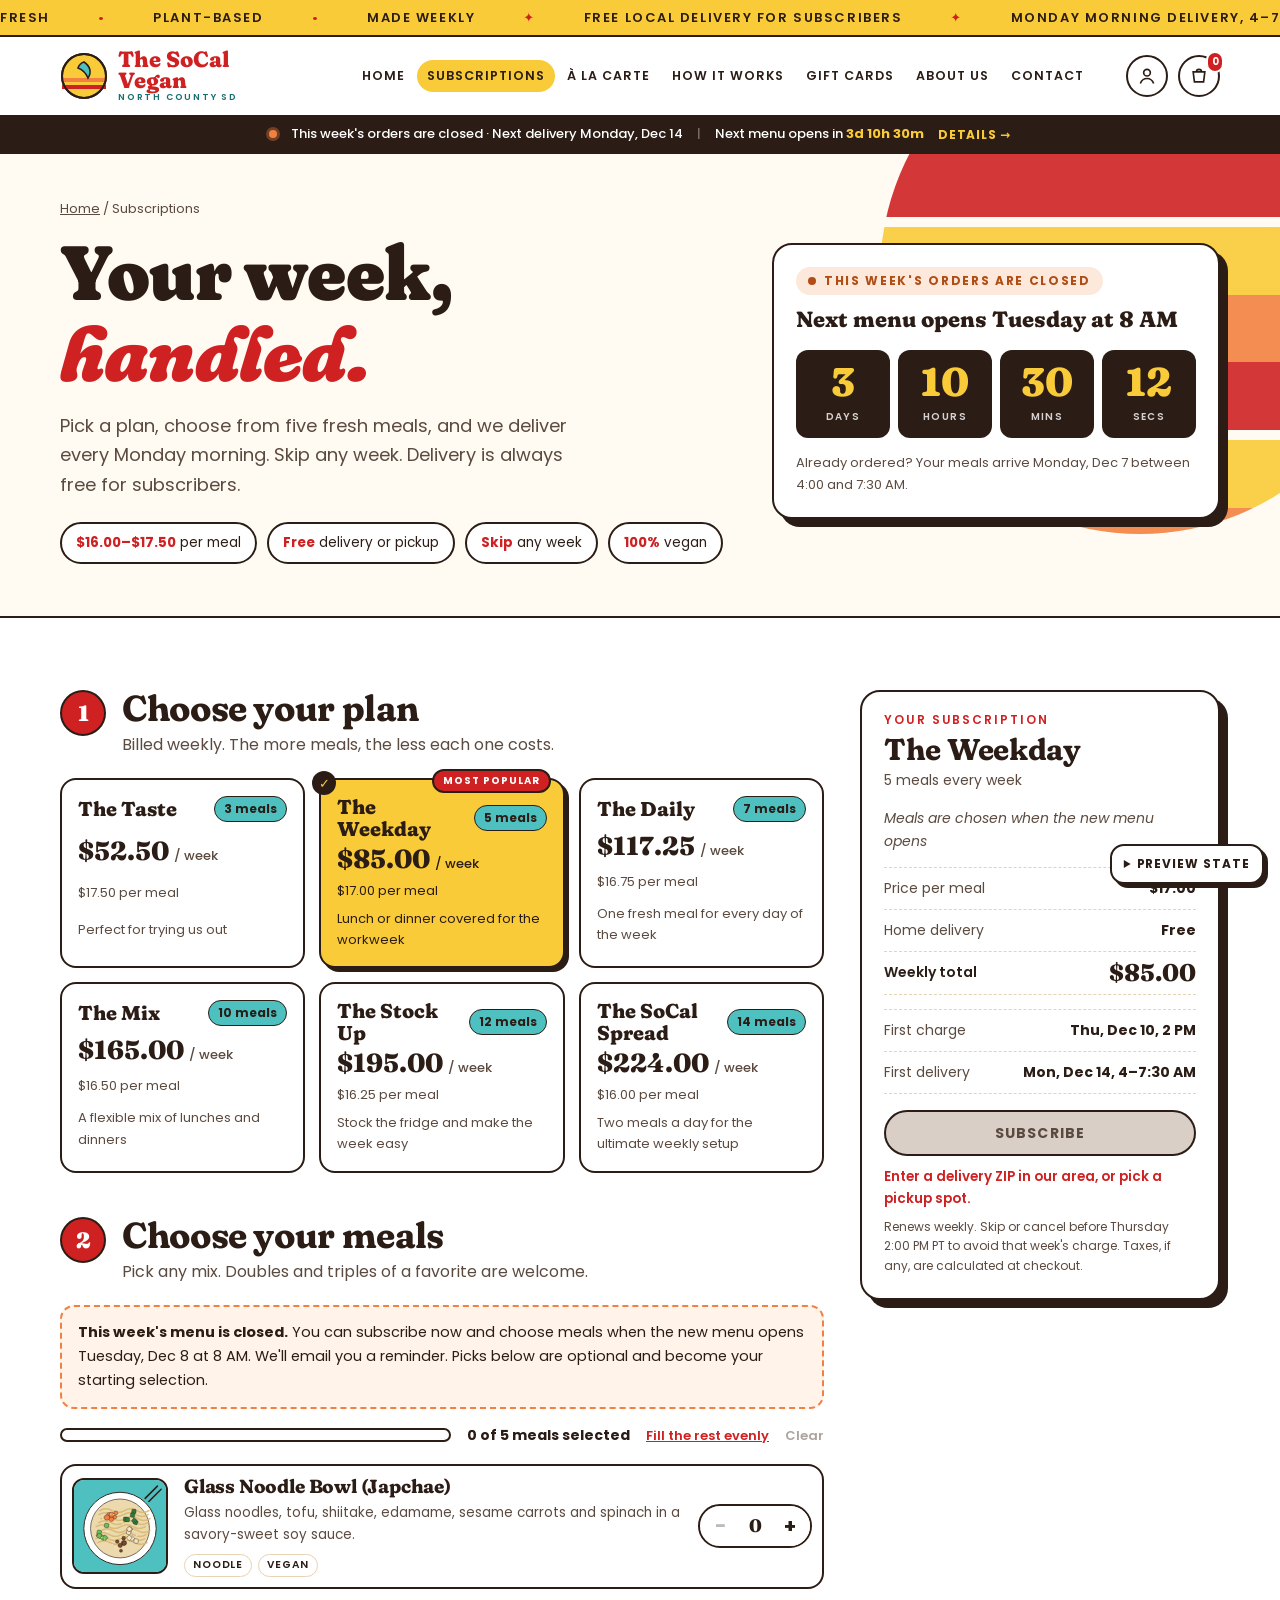
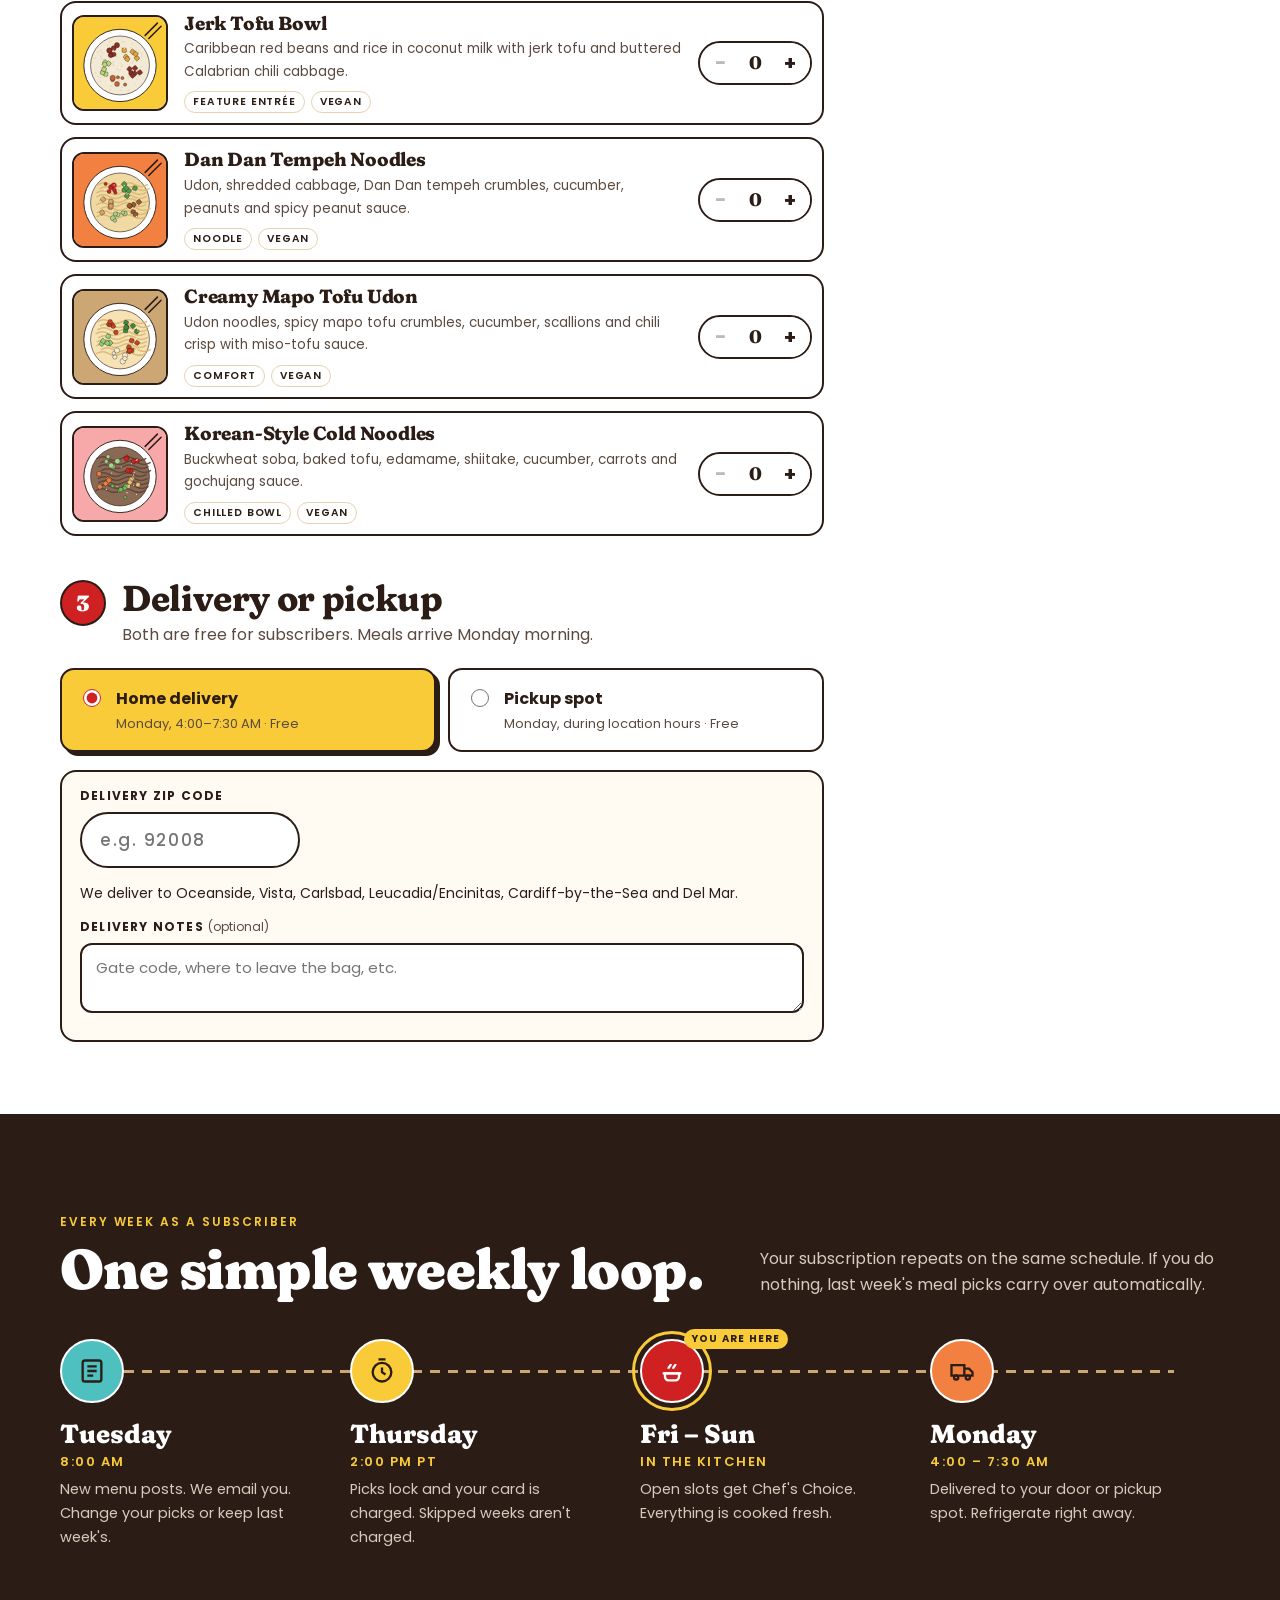
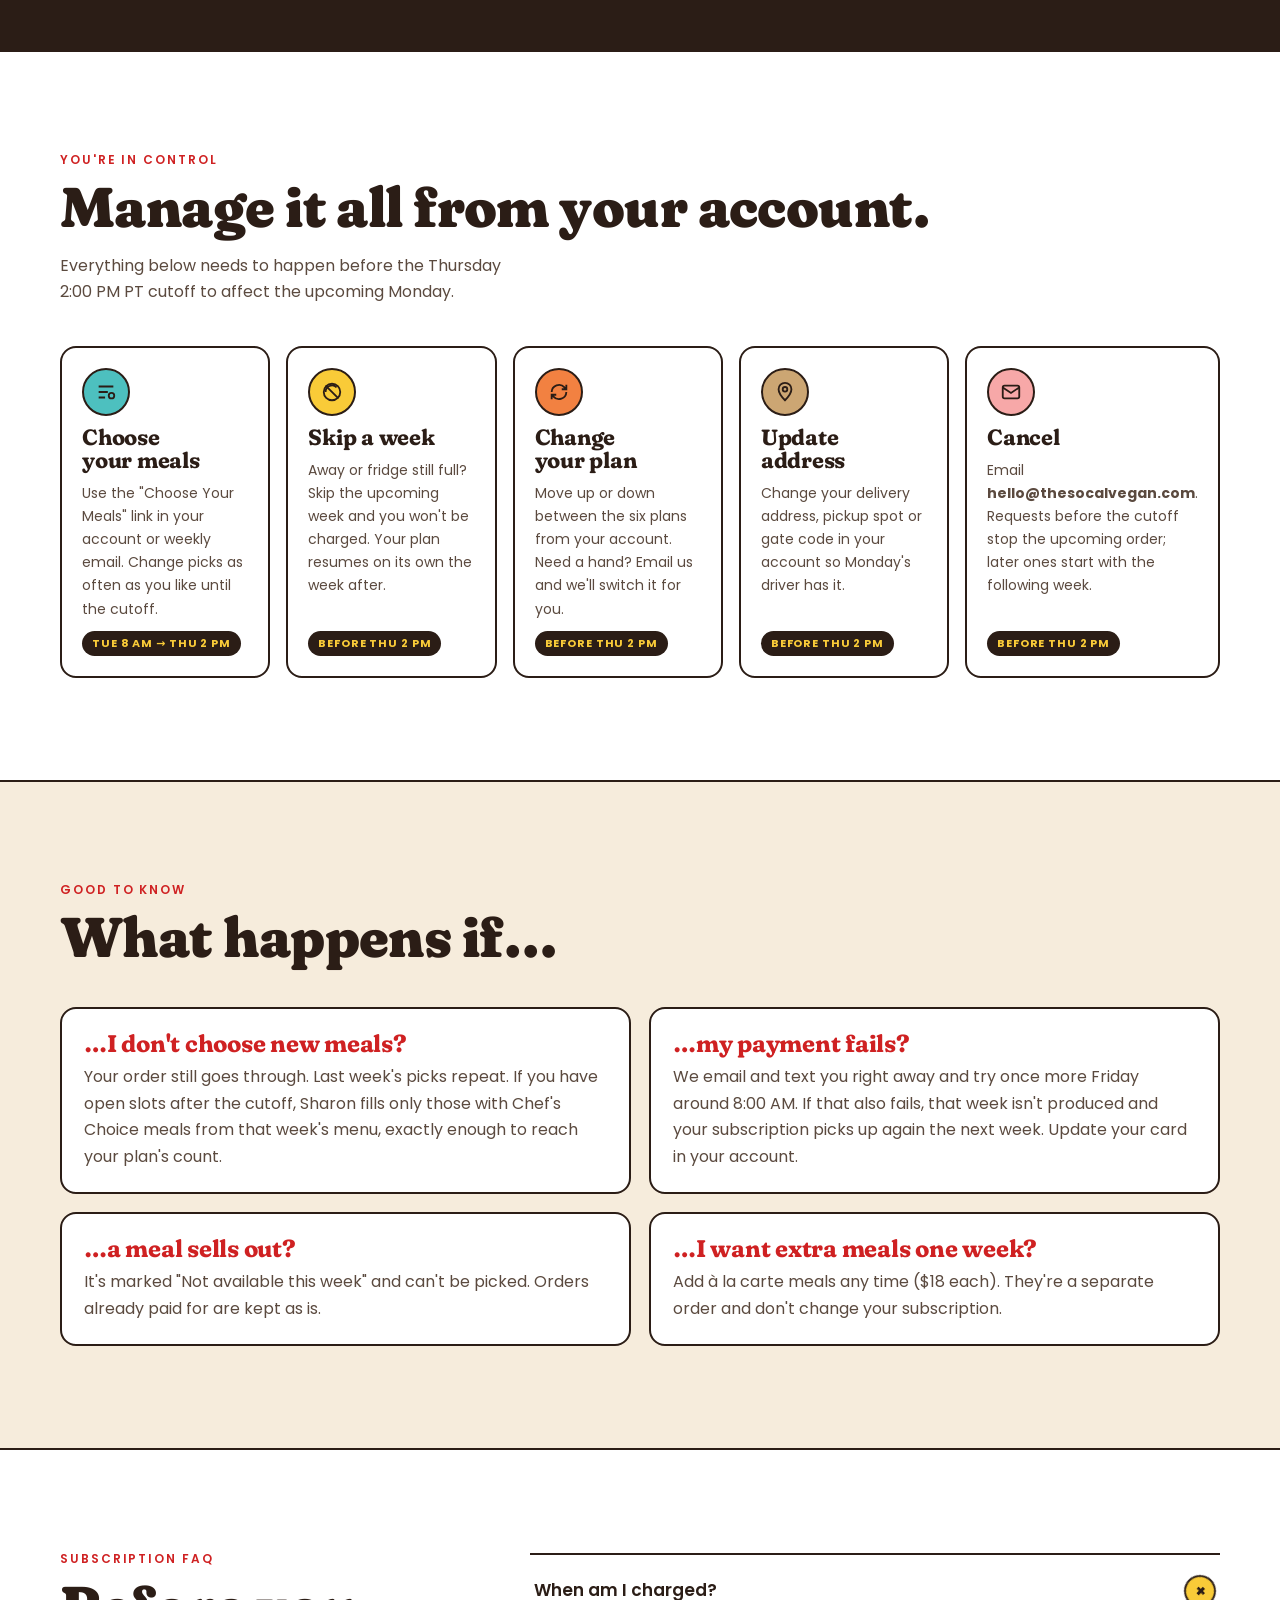
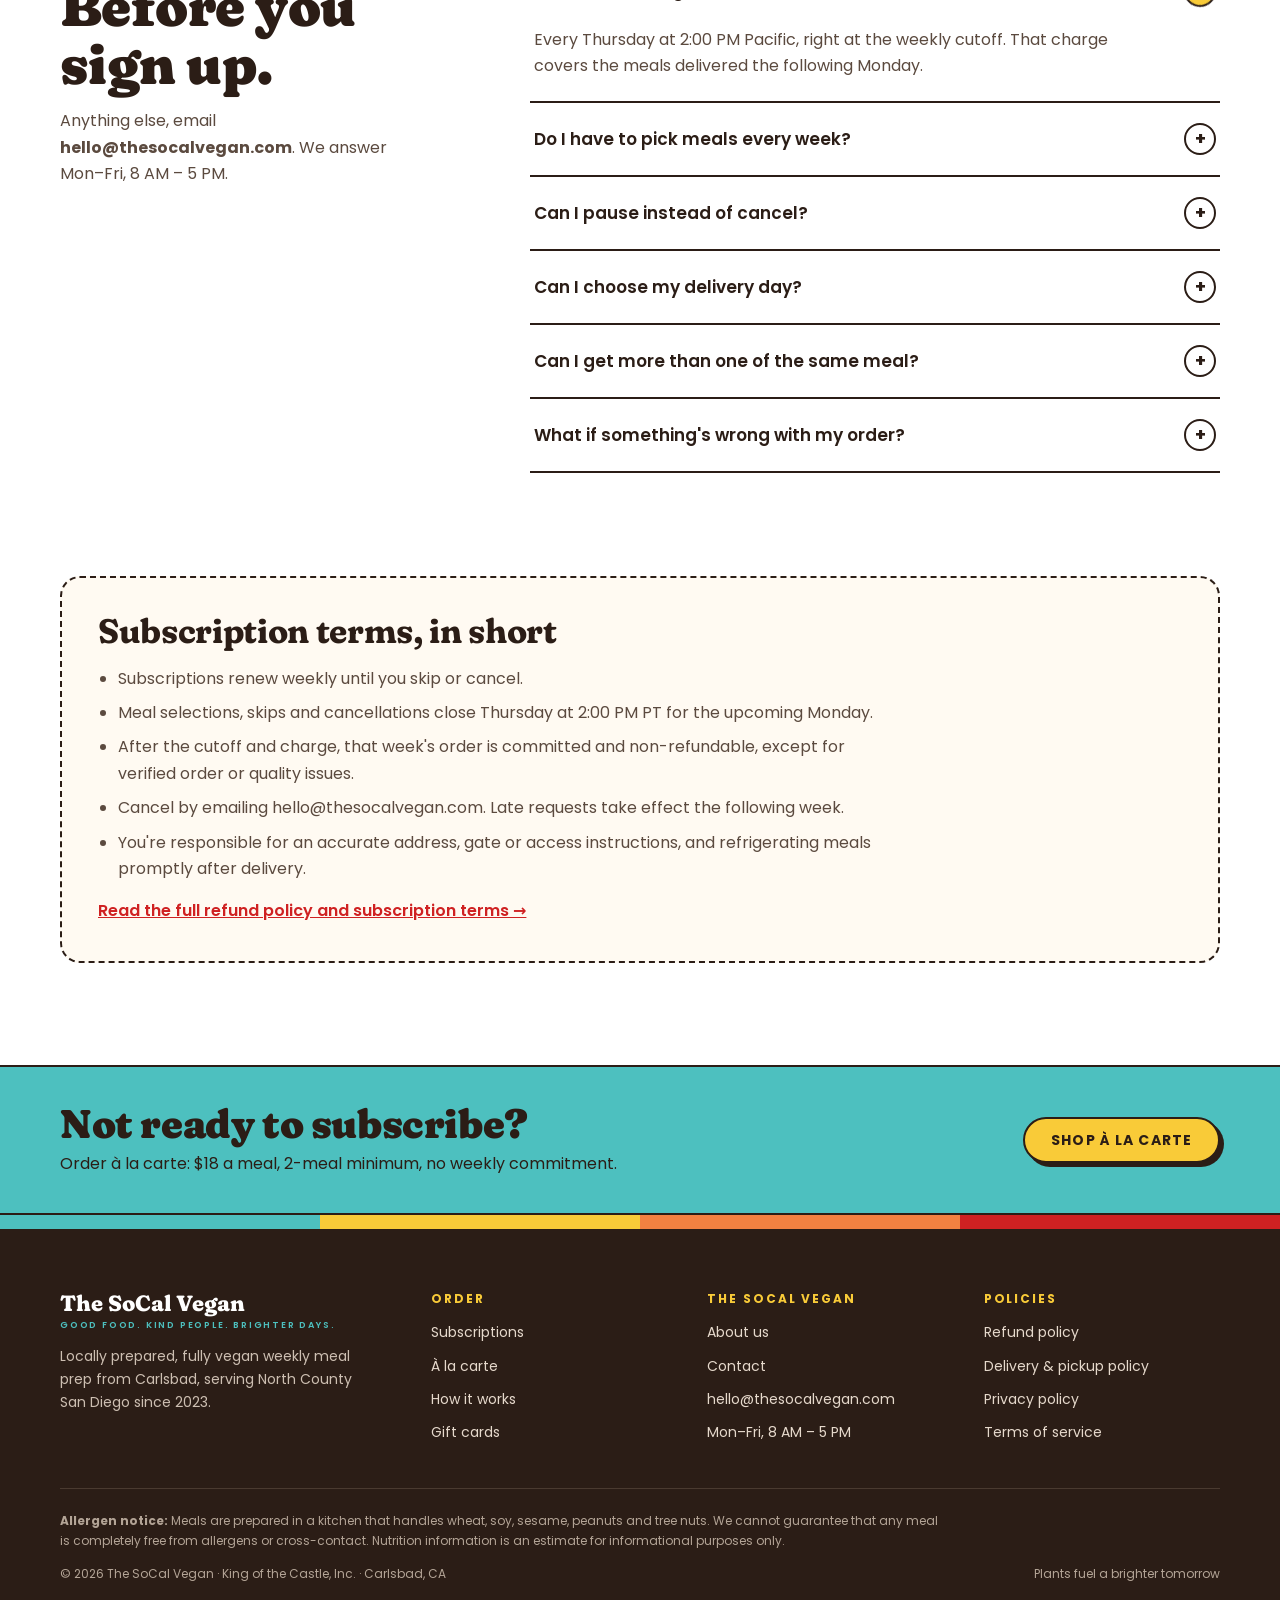
<file: socal-vegan-redesign/subscriptions.html>
<!doctype html>
<html lang="en">
<head>
<meta charset="utf-8">
<meta name="viewport" content="width=device-width, initial-scale=1, viewport-fit=cover">
<title>SoCal Vegan Subscriptions</title>
<meta name="description" content="Weekly vegan meal subscriptions from The SoCal Vegan: choose a plan, pick meals, free Monday delivery.">
<link rel="preconnect" href="https://fonts.googleapis.com">
<link rel="preconnect" href="https://fonts.gstatic.com" crossorigin>
<link rel="stylesheet" href="https://fonts.googleapis.com/css2?family=Fraunces:opsz,wght,SOFT,WONK@9..144,600..900,100,1&family=Poppins:ital,wght@0,400;0,500;0,600;0,700;1,400&display=swap">
<style>
/* Brand tokens (from client questionnaire). Single deliberate light look, matching the live store. */
:root{
  color-scheme: light;
  --red:#cf2122; --red-dark:#a8181a;
  --yellow:#f9cb38; --teal:#4dc0bf; --teal-ink:#17706f;
  --orange:#f28141; --tan:#cca673; --tan-soft:#f6ecdc; --tan-line:#e6d3b3;
  --ink:#2b1d16; --ink-2:#5b4a3f; --paper:#ffffff; --paper-2:#fffaf2;
  --display:"Fraunces","Roxborough CF",Georgia,"Times New Roman",serif;
  --body:"Poppins",system-ui,-apple-system,"Segoe UI",sans-serif;
  --shadow:4px 4px 0 var(--ink);
  --r:14px;
  --gutter:clamp(16px,4vw,40px);
  --max:1240px;
}
*{box-sizing:border-box}
html{scroll-behavior:smooth}
@media (prefers-reduced-motion:reduce){html{scroll-behavior:auto}*{animation:none!important;transition:none!important}}
body{margin:0;background:var(--paper);color:var(--ink);font:400 16px/1.65 var(--body);-webkit-font-smoothing:antialiased}
img,svg{max-width:100%}
a{color:inherit}
h1,h2,h3,h4{font-family:var(--display);font-variation-settings:"SOFT" 100,"WONK" 1;line-height:1.05;margin:0;text-wrap:balance;letter-spacing:-.01em}
p{margin:0}
.wrap{max-width:var(--max);margin-inline:auto;padding-inline:var(--gutter)}
.wrap>*{min-width:0}
.eyebrow{font:600 12px/1 var(--body);letter-spacing:.16em;text-transform:uppercase}
:focus-visible{outline:3px solid var(--teal);outline-offset:3px;border-radius:6px}

/* Buttons */
.btn{display:inline-flex;align-items:center;justify-content:center;gap:.5em;padding:14px 26px;border-radius:999px;border:2px solid var(--ink);font:700 14px/1 var(--body);letter-spacing:.08em;text-transform:uppercase;text-decoration:none;cursor:pointer;transition:transform .15s,box-shadow .15s;white-space:nowrap}
.btn:hover{transform:translate(-2px,-2px);box-shadow:6px 6px 0 var(--ink)}
.btn:active{transform:translate(2px,2px);box-shadow:0 0 0 var(--ink)}
.btn-red{background:var(--red);color:#fff;box-shadow:var(--shadow)}
.btn-yellow{background:var(--yellow);color:var(--ink);box-shadow:var(--shadow)}
.btn-ghost{background:var(--paper);color:var(--ink);box-shadow:var(--shadow)}
.btn-sm{padding:10px 18px;font-size:12px}

/* Announcement marquee */
.ticker{background:var(--yellow);border-bottom:2px solid var(--ink);overflow:hidden;font:600 13px/1 var(--body);letter-spacing:.12em;text-transform:uppercase}
.ticker-track{display:flex;gap:48px;padding-block:11px;width:max-content;animation:tick 38s linear infinite}
.ticker-track span{display:inline-flex;gap:48px;align-items:center}
.ticker-track i{font-style:normal;color:var(--red)}
@keyframes tick{to{transform:translateX(-50%)}}

/* Header */
.header{position:sticky;top:env(safe-area-inset-top,0px);z-index:40;background:var(--paper);border-bottom:2px solid var(--ink)}
.header .wrap{display:flex;align-items:center;gap:24px;min-height:78px}
.logo{display:flex;align-items:center;gap:10px;text-decoration:none;flex-shrink:0}
.logo-mark{width:48px;height:48px}
.logo-text{font-family:var(--display);font-variation-settings:"SOFT" 100,"WONK" 1;font-weight:800;font-size:22px;line-height:.95;color:var(--red)}
.logo-text small{display:block;font:600 9px/1.4 var(--body);letter-spacing:.2em;color:var(--teal-ink);text-transform:uppercase}
.nav{display:flex;gap:2px;margin-left:auto}
.header-actions{margin-left:8px}
.nav a{font:600 12.5px/1 var(--body);letter-spacing:.08em;white-space:nowrap;text-transform:uppercase;text-decoration:none;padding:10px 10px;border-radius:999px}
.nav a:hover{background:var(--tan-soft);color:var(--red)}
.header-actions{display:flex;align-items:center;gap:10px}
.order-strip{display:flex;align-items:center;justify-content:center;flex-wrap:wrap;gap:6px 14px;background:var(--ink);color:#fff;padding:9px var(--gutter);font:500 13px/1.3 var(--body);text-decoration:none;border-top:2px solid var(--ink)}
.order-strip b{font-variant-numeric:tabular-nums;color:var(--yellow);font-weight:700}
.order-strip .sep{opacity:.35}
.order-strip .go{font-weight:700;color:var(--yellow);letter-spacing:.06em;text-transform:uppercase;font-size:12px}
.order-strip:hover .go{text-decoration:underline}
.order-strip .dot{width:8px;height:8px;border-radius:50%;background:var(--teal);box-shadow:0 0 0 3px rgba(77,192,191,.35)}
.is-closed .order-strip .dot{background:var(--orange);box-shadow:0 0 0 3px rgba(242,129,65,.35)}
.is-urgent .order-strip{background:var(--red)}
.is-urgent .order-strip .dot{background:#fff;animation:pulse 1.2s infinite}
.is-urgent .order-strip b,.is-urgent .order-strip .go{color:#fff}
@keyframes pulse{50%{box-shadow:0 0 0 7px rgba(255,255,255,0)}}
@media (max-width:700px){.order-strip{display:none}}
.icon-btn{width:42px;height:42px;display:grid;place-items:center;border-radius:50%;border:2px solid var(--ink);background:var(--paper);position:relative;text-decoration:none}
.icon-btn svg{width:20px;height:20px}
.icon-btn .badge{position:absolute;top:-6px;right:-6px;background:var(--red);color:#fff;border-radius:999px;font:700 10px/18px var(--body);min-width:18px;text-align:center;border:2px solid var(--paper)}
.menu-toggle{display:none}
@media (max-width:1200px){.nav{display:none}.menu-toggle{display:grid}.header-actions{margin-left:auto}}
@media (max-width:560px){.logo-text{font-size:19px}.header .wrap{gap:12px;min-height:66px}.icon-btn.account{display:none}}
.mobile-nav{border-top:2px solid var(--ink);background:var(--paper)}
.mobile-nav a{display:block;padding:14px var(--gutter);font:600 15px/1 var(--body);letter-spacing:.1em;text-transform:uppercase;text-decoration:none;border-bottom:1px solid var(--tan-line)}

/* Hero — SoCal sunset */
.hero{position:relative;overflow:hidden;background:var(--paper-2);border-bottom:2px solid var(--ink)}
.hero-sun{position:absolute;inset:auto -10% -55% auto;width:min(900px,120vw);aspect-ratio:1;border-radius:50%;
  background:repeating-linear-gradient(180deg,var(--yellow) 0 13%,var(--orange) 13% 26%,var(--red) 26% 39%,var(--paper-2) 39% 41%);
  opacity:.95;pointer-events:none;max-width:none}
.hero .wrap{position:relative;display:grid;grid-template-columns:1.1fr .9fr;gap:40px;align-items:center;padding-block:64px 72px}
.hero h1{font-size:clamp(44px,7vw,92px);font-weight:900;color:var(--ink)}
.hero h1 em{font-style:italic;color:var(--red)}
.hero-sub{font-size:clamp(17px,1.6vw,20px);max-width:34ch;margin-top:20px;color:var(--ink-2)}
.slogan{display:flex;flex-wrap:wrap;align-items:center;gap:8px 10px;margin-top:22px;font:700 13px/1 var(--body);letter-spacing:.14em;text-transform:uppercase}
.slogan span{padding:8px 12px;border:2px solid var(--ink);border-radius:999px;background:var(--paper)}
.slogan span:nth-child(1){background:var(--teal)}
.slogan span:nth-child(3){background:var(--yellow)}
.slogan span:nth-child(5){background:var(--orange)}
.slogan b{color:var(--red);font-size:18px}
.hero-ctas{display:flex;flex-wrap:wrap;gap:14px;margin-top:30px}
.hero-meta{display:flex;flex-wrap:wrap;gap:6px 18px;margin-top:22px;font-size:14px;color:var(--ink-2)}
.hero-meta span::before{content:"✓";color:var(--teal-ink);font-weight:700;margin-right:6px}

/* Countdown card */
.order-card{background:var(--paper);border:2px solid var(--ink);border-radius:22px;box-shadow:8px 8px 0 var(--ink);padding:26px;position:relative}
.order-card .status{display:inline-flex;align-items:center;gap:8px;font:700 12px/1 var(--body);letter-spacing:.14em;text-transform:uppercase;padding:8px 12px;border-radius:999px;background:#e3f6f5;color:var(--teal-ink)}
.order-card .status::before{content:"";width:8px;height:8px;border-radius:50%;background:currentColor}
.is-closed .order-card .status{background:#fde9dc;color:#b04d14}
.is-urgent .order-card .status{background:#fbe0e0;color:var(--red)}
.order-card h2{font-size:28px;margin-top:14px}
.cd-grid{display:grid;grid-template-columns:repeat(4,1fr);gap:8px;margin-top:18px}
.cd-cell{background:var(--ink);color:#fff;border-radius:12px;text-align:center;padding:12px 4px 10px}
.cd-cell b{display:block;font:800 clamp(28px,3.4vw,40px)/1 var(--display);font-variation-settings:"SOFT" 100;font-variant-numeric:tabular-nums;color:var(--yellow)}
.is-urgent .cd-cell b{color:#ff8a8a}
.cd-cell small{font:600 10px/1 var(--body);letter-spacing:.14em;text-transform:uppercase;opacity:.8}
.order-rows{margin-top:18px;display:grid;gap:0;border-top:1px dashed var(--tan-line)}
.order-row{display:flex;justify-content:space-between;gap:12px;padding:12px 0;border-bottom:1px dashed var(--tan-line);font-size:14px}
.order-row span{color:var(--ink-2)}
.order-row strong{text-align:right}
.order-card .btn{width:100%;margin-top:18px}
.order-note{font-size:12.5px;color:var(--ink-2);margin-top:12px;text-align:center}

@media (max-width:900px){.hero .wrap{grid-template-columns:1fr;padding-block:44px 56px}.hero-sun{inset:auto -40% -20% auto;width:150vw}}

/* Section scaffolding */
section{scroll-margin-top:90px}
.sec{padding-block:clamp(64px,8vw,104px)}
.sec-head{display:flex;flex-wrap:wrap;align-items:end;justify-content:space-between;gap:16px 40px;margin-bottom:40px}
.sec-head h2{font-size:clamp(34px,4.6vw,56px);font-weight:850}
.sec-head p{max-width:46ch;color:var(--ink-2)}
.sec-head .eyebrow{color:var(--red);margin-bottom:12px;display:block}

/* Weekly rhythm */
.rhythm{background:var(--ink);color:#fff}
.rhythm .sec-head p{color:#d8cabd}
.rhythm .sec-head .eyebrow{color:var(--yellow)}
.timeline{display:grid;grid-template-columns:repeat(4,1fr);gap:0;position:relative;counter-reset:none}
.timeline::before{content:"";position:absolute;left:4%;right:4%;top:31px;height:3px;background:repeating-linear-gradient(90deg,var(--tan) 0 10px,transparent 10px 18px)}
.tl{position:relative;padding-right:18px}
.tl-dot{width:64px;height:64px;border-radius:50%;display:grid;place-items:center;border:2px solid #fff;position:relative;z-index:1}
.tl-dot svg{width:28px;height:28px}
.tl:nth-child(1) .tl-dot{background:var(--teal)}
.tl:nth-child(2) .tl-dot{background:var(--yellow)}
.tl:nth-child(3) .tl-dot{background:var(--red)}
.tl:nth-child(4) .tl-dot{background:var(--orange)}
.tl-day{font:800 26px/1 var(--display);font-variation-settings:"SOFT" 100,"WONK" 1;margin-top:18px}
.tl-time{font:600 13px/1 var(--body);letter-spacing:.12em;text-transform:uppercase;color:var(--yellow);margin-top:8px}
.tl p{margin-top:10px;color:#d8cabd;font-size:14.5px;max-width:28ch}
.tl.now .tl-dot{outline:3px solid var(--yellow);outline-offset:5px}
.tl .now-tag{display:none;position:absolute;top:-10px;left:44px;z-index:2;background:var(--yellow);color:var(--ink);font:700 10px/1 var(--body);letter-spacing:.12em;padding:5px 8px;border-radius:999px;text-transform:uppercase}
.tl.now .now-tag{display:block}
@media (max-width:820px){
  .timeline{grid-template-columns:1fr;gap:28px}
  .timeline::before{left:31px;right:auto;top:10px;bottom:10px;width:3px;height:auto;background:repeating-linear-gradient(180deg,var(--tan) 0 10px,transparent 10px 18px)}
  .tl{display:grid;grid-template-columns:64px 1fr;column-gap:20px}
  .tl-dot{grid-row:span 3}
  .tl-day{margin-top:4px}
}

/* How it works */
.steps{display:grid;grid-template-columns:repeat(3,1fr);gap:24px}
.step{border:2px solid var(--ink);border-radius:var(--r);padding:28px;background:var(--paper)}
.step-num{font:900 64px/1 var(--display);font-variation-settings:"SOFT" 100,"WONK" 1;color:var(--tan)}
.step h3{font-size:30px;margin-top:10px}
.step h3 span{color:var(--red)}
.step p{margin-top:10px;color:var(--ink-2)}
.step:nth-child(1){background:#e9f7f7}
.step:nth-child(2){background:#fff6d9}
.step:nth-child(3){background:#fdebe0}
@media (max-width:820px){.steps{grid-template-columns:1fr}}

/* Plans */
.plans-sec{background:var(--tan-soft);border-block:2px solid var(--ink)}
.plans{display:grid;grid-template-columns:repeat(3,1fr);gap:22px}
.plan{position:relative;background:var(--paper);border:2px solid var(--ink);border-radius:18px;padding:26px;display:flex;flex-direction:column;gap:14px;transition:transform .15s,box-shadow .15s}
.plan:hover{transform:translate(-3px,-3px);box-shadow:7px 7px 0 var(--ink)}
.plan.popular{background:var(--yellow);box-shadow:var(--shadow)}
.plan .pop{position:absolute;top:-14px;right:20px;background:var(--red);color:#fff;border:2px solid var(--ink);border-radius:999px;font:700 11px/1 var(--body);letter-spacing:.12em;padding:7px 12px;text-transform:uppercase}
.plan-top{display:flex;justify-content:space-between;align-items:start;gap:12px}
.plan h3{font-size:28px}
.plan-count{flex-shrink:0;width:62px;height:62px;border-radius:50%;border:2px solid var(--ink);display:grid;place-items:center;text-align:center;background:var(--teal);line-height:1}
.plan-count b{font:900 24px/1 var(--display);display:block}
.plan-count small{font:600 9px/1 var(--body);letter-spacing:.1em;text-transform:uppercase}
.plan-price{display:flex;align-items:baseline;gap:8px;flex-wrap:wrap}
.plan-price b{font:800 38px/1 var(--display);font-variant-numeric:tabular-nums}
.plan-price span{color:var(--ink-2);font-size:14px}
.plan-per{display:inline-block;font:700 12px/1 var(--body);letter-spacing:.06em;background:var(--paper);border:1.5px solid var(--ink);border-radius:999px;padding:6px 10px;font-variant-numeric:tabular-nums}
.plan p{color:var(--ink-2);font-size:15px;flex:1}
.plan.popular p,.plan.popular .plan-price span{color:var(--ink)}
.plan .btn{width:100%}
.plans-foot{display:flex;flex-wrap:wrap;gap:12px 28px;justify-content:center;margin-top:34px;font:600 13px/1.4 var(--body);letter-spacing:.1em;text-transform:uppercase}
.plans-foot span::before{content:"●";color:var(--red);margin-right:8px}
@media (max-width:960px){.plans{grid-template-columns:repeat(2,1fr)}}
@media (max-width:620px){.plans{grid-template-columns:1fr}}

/* Menu */
.menu-grid{display:grid;grid-template-columns:repeat(5,1fr);gap:18px}
.meal{display:flex;flex-direction:column;border:2px solid var(--ink);border-radius:var(--r);overflow:hidden;background:var(--paper)}
.meal-img{aspect-ratio:1;max-width:100%;display:block;border-bottom:2px solid var(--ink);position:relative}
.meal-img svg{display:block;width:100%;height:100%}
.meal-tag{position:absolute;top:10px;left:10px;background:var(--paper);border:1.5px solid var(--ink);border-radius:999px;font:700 10px/1 var(--body);letter-spacing:.12em;text-transform:uppercase;padding:6px 9px}
.meal-body{padding:16px;display:flex;flex-direction:column;gap:8px;flex:1}
.meal h3{font-size:20px;font-weight:750}
.meal p{font-size:13.5px;color:var(--ink-2);flex:1}
.meal-foot{display:flex;justify-content:space-between;align-items:center;gap:8px;margin-top:6px}
.meal-foot b{font:800 18px/1 var(--display)}
.meal-foot a{font:700 12px/1 var(--body);letter-spacing:.08em;text-transform:uppercase;color:var(--red)}
.menu-note{margin-top:22px;font-size:13px;color:var(--ink-2);max-width:80ch}
@media (max-width:1100px){.menu-grid{grid-template-columns:repeat(3,1fr)}}
@media (max-width:700px){.menu-grid{display:flex;overflow-x:auto;scroll-snap-type:x mandatory;padding-bottom:12px;margin-inline:calc(var(--gutter)*-1);padding-inline:var(--gutter)}.meal{flex:0 0 74%;scroll-snap-align:start}}

/* À la carte */
.alc{background:var(--teal);border-block:2px solid var(--ink)}
.alc .wrap{display:grid;grid-template-columns:1fr 1fr;gap:48px;align-items:center}
.alc h2{font-size:clamp(36px,5vw,62px);font-weight:900}
.alc h2 em{display:block;font-style:italic;color:var(--paper);-webkit-text-stroke:2px var(--ink);paint-order:stroke fill}
.alc p{margin-top:16px;max-width:44ch;font-size:17px}
.alc-facts{display:grid;grid-template-columns:repeat(3,1fr);gap:12px;margin-block:26px}
.fact{background:var(--paper);border:2px solid var(--ink);border-radius:12px;padding:14px;text-align:center}
.fact b{display:block;font:900 30px/1 var(--display);font-variant-numeric:tabular-nums;color:var(--red)}
.fact small{font:600 11px/1.3 var(--body);letter-spacing:.08em;text-transform:uppercase;display:block;margin-top:6px}
.alc-art{border:2px solid var(--ink);border-radius:24px;overflow:hidden;background:var(--yellow);box-shadow:8px 8px 0 var(--ink);aspect-ratio:5/4;max-width:100%;position:relative}
.alc-art svg{width:100%;height:100%;display:block}
.alc-art .stamp{position:absolute;right:18px;bottom:18px;background:var(--red);color:#fff;border:2px solid var(--ink);border-radius:50%;width:104px;height:104px;display:grid;place-items:center;text-align:center;font:700 11px/1.25 var(--body);letter-spacing:.1em;text-transform:uppercase;transform:rotate(-10deg)}
@media (max-width:860px){.alc .wrap{grid-template-columns:1fr}}

/* Delivery */
.delivery .wrap{display:grid;grid-template-columns:.9fr 1.1fr;gap:48px;align-items:start}
.map-card{border:2px solid var(--ink);border-radius:22px;overflow:hidden;background:#dff3f3;position:relative}
.map-card svg{display:block;width:100%;height:auto}
.map-legend{display:flex;flex-wrap:wrap;gap:8px 18px;padding:14px 18px;border-top:2px solid var(--ink);background:var(--paper);font-size:13px}
.map-legend span{display:inline-flex;align-items:center;gap:8px}
.lg{width:14px;height:14px;border-radius:50%;border:2px solid var(--ink)}
.town{cursor:pointer}
.town circle{transition:r .15s}
.town:hover circle,.town.active circle{r:11}
.town.active text{font-weight:700;fill:var(--red)}
.zip-check{border:2px solid var(--ink);border-radius:18px;padding:22px;background:var(--paper-2);box-shadow:var(--shadow)}
.zip-check label{font:700 13px/1 var(--body);letter-spacing:.1em;text-transform:uppercase;display:block;margin-bottom:12px}
.zip-row{display:flex;gap:10px}
.zip-row input{flex:1;min-width:0;border:2px solid var(--ink);border-radius:999px;padding:13px 18px;font:500 17px/1 var(--body);letter-spacing:.1em;background:var(--paper);color:var(--ink)}
.zip-result{margin-top:14px;font-size:15px;min-height:1.6em}
.zip-result.ok{color:var(--teal-ink);font-weight:600}
.zip-result.no{color:var(--red);font-weight:600}
.areas{margin-top:26px;display:grid;grid-template-columns:repeat(2,1fr);gap:0 28px}
.area{display:flex;justify-content:space-between;align-items:baseline;gap:12px;padding:12px 0;border-bottom:1px dashed var(--tan-line);cursor:pointer}
.area strong{font-weight:600}
.area span{font-size:13px;color:var(--ink-2);font-variant-numeric:tabular-nums;text-align:right}
.area.active strong{color:var(--red)}
.fees{margin-top:28px;display:grid;grid-template-columns:repeat(3,1fr);gap:12px}
.fee{border:2px solid var(--ink);border-radius:14px;padding:16px}
.fee b{font:900 28px/1 var(--display);display:block}
.fee small{display:block;font-size:13px;color:var(--ink-2);margin-top:6px;line-height:1.4}
.fee:nth-child(1){background:#e9f7f7}.fee:nth-child(2){background:#fff6d9}.fee:nth-child(3){background:#fdebe0}
.pickups{margin-top:28px}
.pickups h3{font-size:24px;margin-bottom:10px}
.pickups ul{list-style:none;padding:0;margin:0;display:grid;grid-template-columns:repeat(2,1fr);gap:10px}
.pickups li{display:flex;gap:10px;align-items:flex-start;font-size:14.5px;padding:12px 14px;border:1.5px solid var(--tan-line);border-radius:12px}
.pickups li svg{flex-shrink:0;width:18px;height:18px;margin-top:3px;color:var(--red)}
.pickups li small{display:block;color:var(--ink-2)}
.pickups .note{margin-top:12px;font-size:13px;color:var(--ink-2)}
@media (max-width:920px){.delivery .wrap{grid-template-columns:1fr}}
@media (max-width:560px){.areas,.pickups ul{grid-template-columns:1fr}.fees{grid-template-columns:1fr}}

/* Sharon */
.sharon{background:var(--paper-2);border-top:2px solid var(--ink)}
.sharon .wrap{display:grid;grid-template-columns:.8fr 1.2fr;gap:56px;align-items:center}
.portrait{aspect-ratio:4/5;max-width:100%;border:2px solid var(--ink);border-radius:200px 200px 22px 22px;background:linear-gradient(180deg,var(--orange),var(--red));position:relative;overflow:hidden;box-shadow:8px 8px 0 var(--ink)}
.portrait svg{position:absolute;inset:0;width:100%;height:100%}
.portrait span{position:absolute;left:0;right:0;bottom:16px;text-align:center;font:600 11px/1 var(--body);letter-spacing:.14em;text-transform:uppercase;color:#fff}
.sharon h2{font-size:clamp(40px,5vw,64px);font-weight:900;color:var(--red)}
.sharon .tagline{font:italic 500 22px/1.35 var(--display);font-variation-settings:"SOFT" 100,"WONK" 1;margin-top:12px}
.sharon .bio{margin-top:16px;max-width:52ch;color:var(--ink-2);display:grid;gap:10px}
.benefits{display:flex;flex-wrap:wrap;gap:10px;margin-block:26px}
.benefit{display:flex;align-items:center;gap:10px;border:2px solid var(--ink);border-radius:999px;padding:8px 16px 8px 8px;background:var(--paper);font:600 13px/1.2 var(--body)}
.benefit i{width:30px;height:30px;border-radius:50%;display:grid;place-items:center;background:var(--teal);font-style:normal}
.benefit i svg{width:16px;height:16px}
.benefit small{display:block;font-weight:400;color:var(--ink-2);font-size:12px}
.sharon-ctas{display:flex;flex-wrap:wrap;gap:14px}
@media (max-width:860px){.sharon .wrap{grid-template-columns:1fr}.portrait{max-width:380px}}

/* FAQ */
.faq .wrap{display:grid;grid-template-columns:.75fr 1.25fr;gap:56px;align-items:start}
.faq-side h2{font-size:clamp(38px,4.6vw,56px);font-weight:900}
.faq-side p{margin-top:14px;color:var(--ink-2);max-width:34ch}
.faq-side .btn{margin-top:24px}
.faq-side .mail{margin-top:18px;font-size:14px;color:var(--ink-2)}
.faq-side .mail b{color:var(--ink);user-select:all}
.faq-list{border-top:2px solid var(--ink)}
.faq-list details{border-bottom:2px solid var(--ink)}
.faq-list summary{list-style:none;cursor:pointer;display:flex;justify-content:space-between;align-items:center;gap:20px;padding:20px 4px;font:600 17px/1.35 var(--body)}
.faq-list summary::-webkit-details-marker{display:none}
.faq-list summary .pm{flex-shrink:0;width:32px;height:32px;border-radius:50%;border:2px solid var(--ink);display:grid;place-items:center;font:700 18px/1 var(--body);transition:transform .2s,background .2s}
.faq-list details[open] summary .pm{transform:rotate(45deg);background:var(--yellow)}
.faq-list .ans{padding:0 4px 22px;color:var(--ink-2);max-width:62ch;display:grid;gap:8px}
@media (max-width:860px){.faq .wrap{grid-template-columns:1fr;gap:28px}}

/* Reviews + newsletter band */
.loop{background:var(--red);color:#fff;border-block:2px solid var(--ink)}
.loop .wrap{display:grid;grid-template-columns:1fr 1fr;gap:48px;align-items:center}
.loop h2{font-size:clamp(38px,5vw,60px);font-weight:900;color:var(--yellow)}
.loop p{margin-top:12px;max-width:44ch;opacity:.95}
.nl-form{display:flex;gap:10px;flex-wrap:wrap}
.nl-form input{flex:1 1 240px;min-width:0;border:2px solid var(--ink);border-radius:999px;padding:14px 20px;font:500 16px/1 var(--body);background:#fff;color:var(--ink)}
.nl-msg{margin-top:10px;font-size:14px;min-height:1.4em}
.reviews-link{display:inline-flex;align-items:center;gap:10px;margin-top:22px;color:#fff;font:600 14px/1 var(--body);letter-spacing:.06em}
.reviews-link .stars{color:var(--yellow);letter-spacing:2px}
@media (max-width:860px){.loop .wrap{grid-template-columns:1fr}}

/* Footer */
.footer{background:var(--ink);color:#e6d9cc;padding-block:64px 32px;font-size:14px}
.footer .grid{display:grid;grid-template-columns:1.4fr 1fr 1fr 1fr;gap:40px}
.footer h4{font:700 12px/1 var(--body);letter-spacing:.16em;text-transform:uppercase;color:var(--yellow);margin-bottom:16px}
.footer ul{list-style:none;padding:0;margin:0;display:grid;gap:10px}
.footer a{text-decoration:none}
.footer a:hover{color:var(--yellow)}
.footer .brand .logo-text{color:#fff}
.footer .brand p{margin-top:14px;max-width:34ch;color:#cdbfb2}
.footer .legal{margin-top:44px;padding-top:22px;border-top:1px solid #4a3a30;display:grid;gap:14px;font-size:12px;color:#b3a496}
.footer .legal p{max-width:110ch}
.footer .legal .row{display:flex;flex-wrap:wrap;justify-content:space-between;gap:10px}
.stripe{height:14px;background:linear-gradient(90deg,var(--teal) 0 25%,var(--yellow) 25% 50%,var(--orange) 50% 75%,var(--red) 75%)}
@media (max-width:860px){.footer .grid{grid-template-columns:1fr 1fr}.footer .brand{grid-column:1/-1}}

/* Mobile sticky order bar */
.mbar{display:none}
@media (max-width:700px){
  .mbar{display:flex;position:fixed;left:0;right:0;bottom:0;z-index:45;gap:12px;align-items:center;justify-content:space-between;background:var(--ink);color:#fff;padding:10px 16px calc(10px + env(safe-area-inset-bottom,0px));border-top:2px solid var(--yellow)}
  .mbar small{display:block;font:600 10px/1.2 var(--body);letter-spacing:.12em;text-transform:uppercase;color:#cdbfb2}
  .mbar b{font:800 18px/1.1 var(--display);color:var(--yellow);font-variant-numeric:tabular-nums}
  body{padding-bottom:72px}
}

/* Preview-only state switcher */
.preview-ctl{position:fixed;right:16px;bottom:16px;z-index:60;background:var(--paper);border:2px solid var(--ink);border-radius:14px;box-shadow:var(--shadow);padding:10px 12px;font:500 12px/1.3 var(--body);max-width:calc(100vw - 32px)}
.preview-ctl summary{cursor:pointer;font-weight:700;letter-spacing:.08em;text-transform:uppercase}
.preview-ctl .opts{display:grid;gap:6px;margin-top:10px}
.preview-ctl button{font:600 12px/1 var(--body);text-align:left;padding:9px 10px;border-radius:8px;border:1.5px solid var(--tan-line);background:var(--paper-2);cursor:pointer;color:var(--ink)}
.preview-ctl button[aria-pressed="true"]{background:var(--yellow);border-color:var(--ink)}
.preview-ctl p{margin-top:8px;color:var(--ink-2);max-width:220px}
@media (max-width:700px){.preview-ctl{bottom:84px}}

/* ===== Subscriptions page ===== */
.visually-hidden{position:absolute!important;width:1px;height:1px;overflow:hidden;clip:rect(0 0 0 0);white-space:nowrap}
.nav a[aria-current="page"]{background:var(--yellow);color:var(--ink)}
.sel{user-select:all}
.sub-hero{background:var(--paper-2);border-bottom:2px solid var(--ink);position:relative;overflow:hidden}
.sub-hero::before{content:"";position:absolute;right:-120px;top:-140px;width:520px;height:520px;border-radius:50%;background:repeating-linear-gradient(180deg,var(--yellow) 0 13%,var(--orange) 13% 26%,var(--red) 26% 39%,var(--paper-2) 39% 41%);opacity:.9}
.sub-hero .wrap{position:relative;display:grid;grid-template-columns:1.2fr .8fr;gap:40px;align-items:center;padding-block:44px 52px}
.crumbs{font-size:13px;color:var(--ink-2);margin-bottom:14px}
.crumbs a{color:var(--ink-2)}
.sub-hero h1{font-size:clamp(42px,6vw,78px);font-weight:900}
.sub-hero h1 em{color:var(--red)}
.sub-lede{margin-top:16px;font-size:18px;color:var(--ink-2);max-width:48ch}
.sub-perks{display:flex;flex-wrap:wrap;gap:10px;margin-top:22px}
.sub-perks span{border:2px solid var(--ink);border-radius:999px;padding:8px 14px;background:var(--paper);font-size:13.5px}
.sub-perks b{color:var(--red)}
.sub-hero-card{background:var(--paper);border:2px solid var(--ink);border-radius:20px;box-shadow:8px 8px 0 var(--ink);padding:22px}
.sub-hero-card .status{display:inline-flex;align-items:center;gap:8px;font:700 12px/1 var(--body);letter-spacing:.14em;text-transform:uppercase;padding:8px 12px;border-radius:999px;background:#e3f6f5;color:var(--teal-ink)}
.sub-hero-card .status::before{content:"";width:8px;height:8px;border-radius:50%;background:currentColor}
.is-closed .sub-hero-card .status{background:#fde9dc;color:#b04d14}
.is-urgent .sub-hero-card .status{background:#fbe0e0;color:var(--red)}
.shc-title{font:800 22px/1.15 var(--display);font-variation-settings:"SOFT" 100,"WONK" 1;margin-top:12px}
.shc-note{font-size:13px;color:var(--ink-2);margin-top:14px}
@media (max-width:900px){.sub-hero .wrap{grid-template-columns:1fr}.sub-hero::before{opacity:.35}}

/* Builder */
.builder-sec{padding-block:clamp(44px,6vw,72px)}
.builder{display:grid;grid-template-columns:1fr 360px;gap:36px;align-items:start}
.builder-main{display:grid;gap:44px}
.bstep-head{display:flex;gap:16px;align-items:flex-start;margin-bottom:20px}
.bnum{flex-shrink:0;width:46px;height:46px;border-radius:50%;background:var(--red);color:#fff;border:2px solid var(--ink);display:grid;place-items:center;font:900 22px/1 var(--display)}
.bstep-head h3{font-size:clamp(28px,3vw,36px)}
.bstep-head p{color:var(--ink-2);margin-top:4px}
.plan-picker{display:grid;grid-template-columns:repeat(3,1fr);gap:14px}
.pp{position:relative;text-align:left;cursor:pointer;background:var(--paper);border:2px solid var(--ink);border-radius:16px;padding:16px;display:grid;gap:6px;font:inherit;color:var(--ink);transition:transform .12s,box-shadow .12s}
.pp:hover{transform:translate(-2px,-2px);box-shadow:5px 5px 0 var(--ink)}
.pp[aria-checked="true"]{background:var(--yellow);box-shadow:var(--shadow)}
.pp .pp-top{display:flex;justify-content:space-between;align-items:center;gap:8px}
.pp .pp-name{font:800 20px/1.1 var(--display);font-variation-settings:"SOFT" 100,"WONK" 1}
.pp .pp-count{flex-shrink:0;font:700 12px/1 var(--body);background:var(--teal);border:1.5px solid var(--ink);border-radius:999px;padding:6px 9px}
.pp .pp-price{font:800 26px/1 var(--display);font-variant-numeric:tabular-nums}
.pp .pp-price small{font:500 13px var(--body);color:var(--ink-2)}
.pp .pp-per{font-size:13px;color:var(--ink-2);font-variant-numeric:tabular-nums}
.pp .pp-note{font-size:13px;color:var(--ink-2)}
.pp[aria-checked="true"] .pp-per,.pp[aria-checked="true"] .pp-note,.pp[aria-checked="true"] .pp-price small{color:var(--ink)}
.pp .pp-pop{position:absolute;top:-11px;right:12px;background:var(--red);color:#fff;border:2px solid var(--ink);border-radius:999px;font:700 10px/1 var(--body);letter-spacing:.1em;text-transform:uppercase;padding:5px 9px}
.pp .pp-check{position:absolute;left:-9px;top:-9px;width:24px;height:24px;border-radius:50%;background:var(--ink);color:var(--yellow);display:none;place-items:center;font:700 13px/1 var(--body)}
.pp[aria-checked="true"] .pp-check{display:grid}
@media (max-width:760px){.plan-picker{grid-template-columns:repeat(2,1fr)}}
@media (max-width:560px){.plan-picker{gap:12px}.pp{padding:14px 12px}.pp .pp-top{flex-direction:column;align-items:flex-start;gap:6px}.pp .pp-name{font-size:18px}.pp .pp-price{font-size:22px}.pp .pp-price small{display:block;font-size:12px;margin-top:2px}.pp .pp-note{display:none}}
.bstep{scroll-margin-top:150px}

.closed-note{border:2px dashed var(--orange);background:#fff3ea;border-radius:14px;padding:14px 16px;font-size:14.5px;margin-bottom:16px}
.progress{display:flex;flex-wrap:wrap;align-items:center;gap:10px 16px;margin-bottom:18px}
.progress-bar{flex:1 1 220px;height:14px;border:2px solid var(--ink);border-radius:999px;overflow:hidden;background:var(--paper)}
.progress-bar i{display:block;height:100%;width:0;background:repeating-linear-gradient(135deg,var(--teal) 0 10px,#6fd0cf 10px 20px);transition:width .25s}
.progress.full .progress-bar i{background:var(--red)}
#progText{font:700 14px/1 var(--body);font-variant-numeric:tabular-nums}
.link-btn{background:none;border:0;padding:4px 0;font:600 13px/1 var(--body);color:var(--red);text-decoration:underline;cursor:pointer}
.link-btn:disabled{color:var(--ink-2);opacity:.5;cursor:default;text-decoration:none}

.pick-meals{display:grid;gap:12px}
.pm-row{display:grid;grid-template-columns:96px 1fr auto;gap:16px;align-items:center;border:2px solid var(--ink);border-radius:16px;padding:10px;background:var(--paper);transition:background .15s}
.pm-row.has{background:#fff8dd}
.pm-row.soldout{opacity:.55}
.pm-thumb{width:96px;height:96px;border-radius:12px;overflow:hidden;border:2px solid var(--ink)}
.pm-thumb svg{width:100%;height:100%;display:block}
.pm-info h4{font:750 19px/1.15 var(--display);font-variation-settings:"SOFT" 100,"WONK" 1}
.pm-info p{font-size:13.5px;color:var(--ink-2);margin-top:4px}
.pm-info .tags{display:flex;flex-wrap:wrap;gap:6px;margin-top:8px}
.pm-info .tags span{font:600 10.5px/1 var(--body);letter-spacing:.08em;text-transform:uppercase;border:1.5px solid var(--tan-line);border-radius:999px;padding:5px 8px}
.pm-info .tags .so{border-color:var(--red);color:var(--red)}
.stepper{display:flex;align-items:center;border:2px solid var(--ink);border-radius:999px;overflow:hidden;background:var(--paper)}
.stepper button{width:40px;height:40px;border:0;background:var(--paper);font:700 20px/1 var(--body);cursor:pointer;color:var(--ink)}
.stepper button:hover:not(:disabled){background:var(--yellow)}
.stepper button:disabled{opacity:.3;cursor:not-allowed}
.stepper output{min-width:30px;text-align:center;font:800 18px/1 var(--display);font-variant-numeric:tabular-nums}
@media (max-width:560px){.pm-row{grid-template-columns:72px 1fr;gap:12px}.pm-thumb{width:72px;height:72px}.stepper{grid-column:1/-1;justify-self:end}.pm-info p{display:none}}

.ful-options{display:grid;grid-template-columns:1fr 1fr;gap:12px}
.ful{display:flex;gap:12px;align-items:flex-start;border:2px solid var(--ink);border-radius:14px;padding:16px;cursor:pointer;background:var(--paper)}
.ful:has(input:checked){background:var(--yellow);box-shadow:var(--shadow)}
.ful input{accent-color:var(--red);width:18px;height:18px;margin-top:3px}
.ful small{display:block;color:var(--ink-2);font-size:13px}
.ful-panel{margin-top:18px;border:2px solid var(--ink);border-radius:16px;padding:18px;background:var(--paper-2)}
.flabel{display:block;font:700 12px/1 var(--body);letter-spacing:.1em;text-transform:uppercase;margin-bottom:10px}
.flabel span{font-weight:400;text-transform:none;letter-spacing:0;color:var(--ink-2)}
.ful-panel .zip-row input{max-width:220px}
.ful-panel .zip-result{margin-bottom:16px;font-size:14px}
.ful-panel textarea{width:100%;border:2px solid var(--ink);border-radius:12px;padding:12px 14px;font:400 15px/1.4 var(--body);resize:vertical;background:var(--paper);color:var(--ink)}
.pickup-picks{display:grid;grid-template-columns:1fr 1fr;gap:10px}
.pk{display:flex;gap:10px;align-items:flex-start;border:1.5px solid var(--tan-line);border-radius:12px;padding:12px;cursor:pointer;background:var(--paper);font-size:14.5px}
.pk:has(input:checked){border:2px solid var(--ink);background:#e9f7f7}
.pk input{accent-color:var(--red);margin-top:4px}
.pk small{display:block;color:var(--ink-2)}
.fine{font-size:13px;color:var(--ink-2);margin-top:12px}
@media (max-width:560px){.ful-options,.pickup-picks{grid-template-columns:1fr}}

.summary{position:sticky;top:calc(env(safe-area-inset-top,0px) + 132px)}
.sum-card{border:2px solid var(--ink);border-radius:20px;background:var(--paper);box-shadow:8px 8px 0 var(--ink);padding:22px}
.sum-card h3{font-size:30px;margin-top:8px}
.sum-meals{color:var(--ink-2);font-size:14px;margin-top:4px}
.sum-list{list-style:none;padding:0;margin:14px 0 0;display:grid;gap:6px;font-size:14px}
.sum-list li{display:flex;justify-content:space-between;gap:10px}
.sum-list li b{font-variant-numeric:tabular-nums}
.sum-list .empty{color:var(--ink-2);font-style:italic}
.sum-rows,.sum-dates{margin-top:14px;border-top:1px dashed var(--tan-line)}
.sum-rows div,.sum-dates div{display:flex;justify-content:space-between;gap:10px;padding:9px 0;border-bottom:1px dashed var(--tan-line);font-size:14px}
.sum-rows span,.sum-dates span{color:var(--ink-2)}
.sum-rows strong,.sum-dates strong{text-align:right;font-variant-numeric:tabular-nums}
.sum-rows .total strong{font:800 24px/1 var(--display)}
.sum-rows .total span{color:var(--ink);font-weight:600}
.sum-cta{width:100%;margin-top:16px}
.sum-cta[aria-disabled="true"]{background:#d9cfc6;color:var(--ink-2);box-shadow:none;cursor:not-allowed;transform:none}
.sum-hint{font-size:13.5px;margin-top:10px;min-height:1.3em;font-weight:600;color:var(--red)}
.sum-hint.ok{color:var(--teal-ink)}
.sum-fine{font-size:12px;color:var(--ink-2);margin-top:6px}
@media (max-width:1000px){.builder{grid-template-columns:1fr}.summary{position:static}}

/* Manage */
.manage{display:grid;grid-template-columns:repeat(5,1fr);gap:16px}
.mcard{border:2px solid var(--ink);border-radius:16px;padding:20px;display:flex;flex-direction:column;gap:10px;background:var(--paper)}
.micon{width:48px;height:48px;border-radius:50%;border:2px solid var(--ink);display:grid;place-items:center}
.micon svg{width:22px;height:22px}
.mcard h3{font-size:22px}
.mcard p{font-size:14px;color:var(--ink-2);flex:1}
.mcard .when{align-self:flex-start;font:700 11px/1 var(--body);letter-spacing:.08em;text-transform:uppercase;background:var(--ink);color:var(--yellow);border-radius:999px;padding:7px 10px}
@media (max-width:1100px){.manage{grid-template-columns:repeat(3,1fr)}}
@media (max-width:760px){.manage{grid-template-columns:1fr 1fr}}
@media (max-width:480px){.manage{grid-template-columns:1fr}}

.rules-sec{background:var(--tan-soft);border-block:2px solid var(--ink)}
.rules{display:grid;grid-template-columns:repeat(2,1fr);gap:18px}
.rule{background:var(--paper);border:2px solid var(--ink);border-radius:16px;padding:22px}
.rule h3{font-size:24px;color:var(--red)}
.rule p{margin-top:8px;color:var(--ink-2)}
@media (max-width:760px){.rules{grid-template-columns:1fr}}

.terms-sec{padding-top:0}
.terms{border:2px dashed var(--ink);border-radius:20px;padding:clamp(20px,4vw,36px);background:var(--paper-2)}
.terms h2{font-size:clamp(26px,3vw,34px)}
.terms ul{margin:16px 0 0;padding-left:20px;display:grid;gap:8px;color:var(--ink-2);max-width:80ch}
.terms-link{display:inline-block;margin-top:16px;font-weight:600;color:var(--red)}

.alc-band{background:var(--teal);border-block:2px solid var(--ink)}
.alc-band .wrap{display:flex;flex-wrap:wrap;justify-content:space-between;align-items:center;gap:18px;padding-block:36px}
.alc-band h2{font-size:clamp(28px,3.4vw,40px);font-weight:900}
.alc-band p{margin-top:6px}

/* Mobile subscribe bar */
@media (max-width:700px){
  .mbar b{font-size:16px}
}
</style>
</head>
<body>
<!-- ANNOUNCEMENT -->
<div class="ticker" aria-label="Announcements">
  <div class="ticker-track" aria-hidden="true">
    <span>Fresh <i>•</i> Plant-based <i>•</i> Made weekly <i>✦</i> Free local delivery for subscribers <i>✦</i> Monday morning delivery, 4–7:30 AM <i>✦</i> Selections close Thursday 2 PM PT <i>✦</i></span>
    <span>Fresh <i>•</i> Plant-based <i>•</i> Made weekly <i>✦</i> Free local delivery for subscribers <i>✦</i> Monday morning delivery, 4–7:30 AM <i>✦</i> Selections close Thursday 2 PM PT <i>✦</i></span>
  </div>
</div>

<!-- HEADER -->
<header class="header" id="top">
  <div class="wrap">
    <a class="logo" href="index.html" aria-label="The SoCal Vegan home">
      <svg class="logo-mark" viewBox="0 0 48 48" aria-hidden="true">
        <circle cx="24" cy="24" r="22" fill="#f9cb38" stroke="#2b1d16" stroke-width="2"/>
        <rect x="2" y="26" width="44" height="4" fill="#f28141"/><rect x="2" y="33" width="44" height="4" fill="#cf2122"/>
        <path d="M24 10c6 4 8 10 4 16-2-5-5-8-10-10 1-3 3-5 6-6z" fill="#4dc0bf" stroke="#2b1d16" stroke-width="1.6"/>
        <circle cx="24" cy="24" r="22" fill="none" stroke="#2b1d16" stroke-width="2"/>
      </svg>
      <span class="logo-text">The SoCal<br>Vegan<small>North County SD</small></span>
    </a>
    <nav class="nav" aria-label="Main">
      <a href="index.html">Home</a>
      <a href="subscriptions.html" aria-current="page">Subscriptions</a>
      <a href="a-la-carte.html">À la carte</a>
      <a href="index.html#how">How it works</a>
      <a href="#footer">Gift cards</a>
      <a href="about.html">About us</a>
      <a href="#footer">Contact</a>
    </nav>
    <div class="header-actions">
      <a class="icon-btn account" href="#footer" aria-label="Account"><svg viewBox="0 0 24 24" fill="none" stroke="currentColor" stroke-width="2"><circle cx="12" cy="8" r="4"/><path d="M4 21c1.5-4 4.5-6 8-6s6.5 2 8 6"/></svg></a>
      <a class="icon-btn" href="index.html#plans" aria-label="Cart, 0 items"><svg viewBox="0 0 24 24" fill="none" stroke="currentColor" stroke-width="2"><path d="M5 7h14l-1.5 12h-11z"/><path d="M9 7a3 3 0 0 1 6 0"/></svg><span class="badge">0</span></a>
      <button class="icon-btn menu-toggle" id="menuToggle" aria-expanded="false" aria-controls="mobileNav" aria-label="Open menu"><svg viewBox="0 0 24 24" fill="none" stroke="currentColor" stroke-width="2.4"><path d="M4 7h16M4 12h16M4 17h16"/></svg></button>
    </div>
  </div>
  <a class="order-strip" href="#order"><span class="dot"></span><span><span data-strip-status>Ordering open</span> · <span data-strip-text>Order for Monday delivery</span></span><span class="sep" aria-hidden="true">|</span><span><span data-chip-label>Closes in</span> <b data-cd-short>—</b></span><span class="go">Details →</span></a>
  <nav class="mobile-nav" id="mobileNav" hidden aria-label="Mobile">
    <a href="index.html">Home</a><a href="subscriptions.html">Subscriptions</a><a href="a-la-carte.html">À la carte</a><a href="index.html#how">How it works</a><a href="#footer">Gift cards</a><a href="about.html">About us</a><a href="#footer">Contact</a>
  </nav>
</header>

<main>
<!-- PAGE HERO -->
<section class="sub-hero" aria-labelledby="subTitle">
  <div class="wrap">
    <div>
      <p class="crumbs"><a href="index.html">Home</a> <span aria-hidden="true">/</span> Subscriptions</p>
      <h1 id="subTitle">Your week, <em>handled.</em></h1>
      <p class="sub-lede">Pick a plan, choose from five fresh meals, and we deliver every Monday morning. Skip any week. Delivery is always free for subscribers.</p>
      <div class="sub-perks">
        <span><b>$16.00–$17.50</b> per meal</span>
        <span><b>Free</b> delivery or pickup</span>
        <span><b>Skip</b> any week</span>
        <span><b>100%</b> vegan</span>
      </div>
    </div>
    <div class="sub-hero-card" id="order">
      <span class="status" data-status>Ordering open</span>
      <p class="shc-title" data-order-title>Order for Monday delivery</p>
      <div class="cd-grid" role="timer" aria-label="Time remaining">
        <div class="cd-cell"><b data-cd-d>0</b><small>Days</small></div>
        <div class="cd-cell"><b data-cd-h>00</b><small>Hours</small></div>
        <div class="cd-cell"><b data-cd-m>00</b><small>Mins</small></div>
        <div class="cd-cell"><b data-cd-s>00</b><small>Secs</small></div>
      </div>
      <p class="shc-note" data-order-note>—</p>
    </div>
  </div>
</section>

<!-- BUILDER -->
<section class="sec builder-sec" id="builder" aria-labelledby="builderTitle">
  <div class="wrap builder">
    <div class="builder-main">
      <h2 id="builderTitle" class="visually-hidden">Build your subscription</h2>

      <!-- Step 1 -->
      <div class="bstep" id="step1">
        <div class="bstep-head"><span class="bnum">1</span><div><h3>Choose your plan</h3><p>Billed weekly. The more meals, the less each one costs.</p></div></div>
        <div class="plan-picker" role="radiogroup" aria-label="Subscription plan" id="planPicker"></div>
      </div>

      <!-- Step 2 -->
      <div class="bstep" id="step2">
        <div class="bstep-head"><span class="bnum">2</span><div><h3>Choose your meals</h3><p data-meals-help>Pick any mix. Doubles and triples of a favorite are welcome.</p></div></div>
        <div class="closed-note" data-closed-note hidden>
          <strong>This week's menu is closed.</strong> You can subscribe now and choose meals when the new menu opens <span data-opens-text>Tuesday at 8 AM</span>. We'll email you a reminder. Picks below are optional and become your starting selection.
        </div>
        <div class="progress" aria-live="polite">
          <div class="progress-bar"><i id="progFill"></i></div>
          <span id="progText">0 of 5 meals selected</span>
          <button type="button" class="link-btn" id="fillBtn">Fill the rest evenly</button>
          <button type="button" class="link-btn" id="clearBtn">Clear</button>
        </div>
        <div class="pick-meals" id="mealPicker"></div>
      </div>

      <!-- Step 3 -->
      <div class="bstep" id="step3">
        <div class="bstep-head"><span class="bnum">3</span><div><h3>Delivery or pickup</h3><p>Both are free for subscribers. Meals arrive Monday morning.</p></div></div>
        <div class="ful-options" role="radiogroup" aria-label="Fulfillment">
          <label class="ful"><input type="radio" name="ful" id="fulHome" value="home" checked><span><b>Home delivery</b><small>Monday, 4:00–7:30 AM · Free</small></span></label>
          <label class="ful"><input type="radio" name="ful" id="fulPickup" value="pickup"><span><b>Pickup spot</b><small>Monday, during location hours · Free</small></span></label>
        </div>
        <div class="ful-panel" id="homePanel">
          <label for="subZip" class="flabel">Delivery ZIP code</label>
          <div class="zip-row"><input id="subZip" inputmode="numeric" maxlength="5" placeholder="e.g. 92008" autocomplete="postal-code"></div>
          <p class="zip-result" id="subZipResult" aria-live="polite">We deliver to Oceanside, Vista, Carlsbad, Leucadia/Encinitas, Cardiff-by-the-Sea and Del Mar.</p>
          <label for="subNotes" class="flabel">Delivery notes <span>(optional)</span></label>
          <textarea id="subNotes" rows="2" placeholder="Gate code, where to leave the bag, etc."></textarea>
        </div>
        <div class="ful-panel" id="pickupPanel" hidden>
          <div class="pickup-picks" id="pickupPicks"></div>
          <p class="fine">Check your spot's business hours before you go. Just give your name at pickup.</p>
        </div>
      </div>
    </div>

    <!-- Summary -->
    <aside class="summary" aria-labelledby="sumTitle">
      <div class="sum-card">
        <p class="eyebrow" style="color:var(--red)">Your subscription</p>
        <h3 id="sumTitle" data-sum-plan>The Weekday</h3>
        <p class="sum-meals" data-sum-sub>5 meals every week</p>
        <ul class="sum-list" id="sumList"></ul>
        <div class="sum-rows">
          <div><span>Price per meal</span><strong data-sum-per>$17.00</strong></div>
          <div><span data-sum-ful-label>Home delivery</span><strong>Free</strong></div>
          <div class="total"><span>Weekly total</span><strong data-sum-total>$85.00</strong></div>
        </div>
        <div class="sum-dates">
          <div><span>First charge</span><strong data-first-charge>—</strong></div>
          <div><span>First delivery</span><strong data-first-delivery>—</strong></div>
        </div>
        <button type="button" class="btn btn-red sum-cta" id="subscribeBtn">Subscribe</button>
        <p class="sum-hint" id="sumHint" aria-live="polite"></p>
        <p class="sum-fine">Renews weekly. Skip or cancel before Thursday 2:00 PM PT to avoid that week's charge. Taxes, if any, are calculated at checkout.</p>
      </div>
    </aside>
  </div>
</section>

<!-- WEEK TIMELINE (compact) -->
<section class="sec rhythm" aria-labelledby="cycleTitle">
  <div class="wrap">
    <div class="sec-head">
      <div><span class="eyebrow">Every week as a subscriber</span><h2 id="cycleTitle">One simple weekly loop.</h2></div>
      <p>Your subscription repeats on the same schedule. If you do nothing, last week's meal picks carry over automatically.</p>
    </div>
    <ol class="timeline" style="list-style:none;padding:0;margin:0">
      <li class="tl" data-tl="open"><span class="now-tag">You are here</span>
        <div class="tl-dot"><svg viewBox="0 0 24 24" fill="none" stroke="#2b1d16" stroke-width="2"><rect x="4" y="3" width="16" height="18" rx="2"/><path d="M8 8h8M8 12h8M8 16h5"/></svg></div>
        <div class="tl-day">Tuesday</div><div class="tl-time">8:00 AM</div>
        <p>New menu posts. We email you. Change your picks or keep last week's.</p></li>
      <li class="tl" data-tl="cutoff"><span class="now-tag">You are here</span>
        <div class="tl-dot"><svg viewBox="0 0 24 24" fill="none" stroke="#2b1d16" stroke-width="2"><circle cx="12" cy="13" r="8"/><path d="M12 9v4l3 2M9 2h6"/></svg></div>
        <div class="tl-day">Thursday</div><div class="tl-time">2:00 PM PT</div>
        <p>Picks lock and your card is charged. Skipped weeks aren't charged.</p></li>
      <li class="tl" data-tl="cook"><span class="now-tag">You are here</span>
        <div class="tl-dot"><svg viewBox="0 0 24 24" fill="none" stroke="#fff" stroke-width="2"><path d="M6 14h12v3a3 3 0 0 1-3 3H9a3 3 0 0 1-3-3z"/><path d="M4 14h16M9 10c0-2 2-2 2-4M13 10c0-2 2-2 2-4"/></svg></div>
        <div class="tl-day">Fri – Sun</div><div class="tl-time">In the kitchen</div>
        <p>Open slots get Chef's Choice. Everything is cooked fresh.</p></li>
      <li class="tl" data-tl="deliver"><span class="now-tag">You are here</span>
        <div class="tl-dot"><svg viewBox="0 0 24 24" fill="none" stroke="#2b1d16" stroke-width="2"><path d="M3 7h11v9H3zM14 10h4l3 3v3h-7z"/><circle cx="7" cy="17.5" r="1.8"/><circle cx="17" cy="17.5" r="1.8"/></svg></div>
        <div class="tl-day">Monday</div><div class="tl-time">4:00 – 7:30 AM</div>
        <p>Delivered to your door or pickup spot. Refrigerate right away.</p></li>
    </ol>
  </div>
</section>

<!-- MANAGE -->
<section class="sec" aria-labelledby="manageTitle">
  <div class="wrap">
    <div class="sec-head">
      <div><span class="eyebrow">You're in control</span><h2 id="manageTitle">Manage it all from your account.</h2></div>
      <p>Everything below needs to happen before the Thursday 2:00 PM PT cutoff to affect the upcoming Monday.</p>
    </div>
    <div class="manage">
      <article class="mcard"><div class="micon" style="background:var(--teal)"><svg viewBox="0 0 24 24" fill="none" stroke="#2b1d16" stroke-width="2"><path d="M4 6h16M4 12h10M4 18h7"/><circle cx="18" cy="16" r="3"/></svg></div><h3>Choose your meals</h3><p>Use the "Choose Your Meals" link in your account or weekly email. Change picks as often as you like until the cutoff.</p><span class="when">Tue 8 AM → Thu 2 PM</span></article>
      <article class="mcard"><div class="micon" style="background:var(--yellow)"><svg viewBox="0 0 24 24" fill="none" stroke="#2b1d16" stroke-width="2"><path d="M5 5l14 14M5 12a7 7 0 0 1 12-5"/><circle cx="12" cy="12" r="9"/></svg></div><h3>Skip a week</h3><p>Away or fridge still full? Skip the upcoming week and you won't be charged. Your plan resumes on its own the week after.</p><span class="when">Before Thu 2 PM</span></article>
      <article class="mcard"><div class="micon" style="background:var(--orange)"><svg viewBox="0 0 24 24" fill="none" stroke="#2b1d16" stroke-width="2"><path d="M4 12a8 8 0 0 1 14-5l2 2M20 12a8 8 0 0 1-14 5l-2-2M20 4v5h-5M4 20v-5h5"/></svg></div><h3>Change your plan</h3><p>Move up or down between the six plans from your account. Need a hand? Email us and we'll switch it for you.</p><span class="when">Before Thu 2 PM</span></article>
      <article class="mcard"><div class="micon" style="background:var(--tan)"><svg viewBox="0 0 24 24" fill="none" stroke="#2b1d16" stroke-width="2"><path d="M12 21s7-7 7-12a7 7 0 0 0-14 0c0 5 7 12 7 12z"/><circle cx="12" cy="9" r="2.5"/></svg></div><h3>Update address</h3><p>Change your delivery address, pickup spot or gate code in your account so Monday's driver has it.</p><span class="when">Before Thu 2 PM</span></article>
      <article class="mcard"><div class="micon" style="background:#f7a8a8"><svg viewBox="0 0 24 24" fill="none" stroke="#2b1d16" stroke-width="2"><rect x="3" y="5" width="18" height="14" rx="2"/><path d="M3 7l9 6 9-6"/></svg></div><h3>Cancel</h3><p>Email <b class="sel">hello@thesocalvegan.com</b>. Requests before the cutoff stop the upcoming order; later ones start with the following week.</p><span class="when">Before Thu 2 PM</span></article>
    </div>
  </div>
</section>

<!-- RULES / WHAT IF -->
<section class="sec rules-sec" aria-labelledby="rulesTitle">
  <div class="wrap">
    <div class="sec-head">
      <div><span class="eyebrow">Good to know</span><h2 id="rulesTitle">What happens if…</h2></div>
    </div>
    <div class="rules">
      <div class="rule"><h3>…I don't choose new meals?</h3><p>Your order still goes through. Last week's picks repeat. If you have open slots after the cutoff, Sharon fills only those with Chef's Choice meals from that week's menu, exactly enough to reach your plan's count.</p></div>
      <div class="rule"><h3>…my payment fails?</h3><p>We email and text you right away and try once more Friday around 8:00 AM. If that also fails, that week isn't produced and your subscription picks up again the next week. Update your card in your account.</p></div>
      <div class="rule"><h3>…a meal sells out?</h3><p>It's marked "Not available this week" and can't be picked. Orders already paid for are kept as is.</p></div>
      <div class="rule"><h3>…I want extra meals one week?</h3><p>Add à la carte meals any time ($18 each). They're a separate order and don't change your subscription.</p></div>
    </div>
  </div>
</section>

<!-- FAQ -->
<section class="sec faq" id="faq" aria-labelledby="faqTitle">
  <div class="wrap">
    <div class="faq-side">
      <span class="eyebrow" style="color:var(--red);display:block;margin-bottom:12px">Subscription FAQ</span>
      <h2 id="faqTitle">Before you sign up.</h2>
      <p>Anything else, email <b class="sel">hello@thesocalvegan.com</b>. We answer Mon–Fri, 8 AM – 5 PM.</p>
    </div>
    <div class="faq-list">
      <details open><summary>When am I charged?<span class="pm" aria-hidden="true">+</span></summary><div class="ans"><p>Every Thursday at 2:00 PM Pacific, right at the weekly cutoff. That charge covers the meals delivered the following Monday.</p></div></details>
      <details><summary>Do I have to pick meals every week?<span class="pm" aria-hidden="true">+</span></summary><div class="ans"><p>No. Your previous picks carry forward. Change them any week between Tuesday 8 AM and Thursday 2 PM.</p></div></details>
      <details><summary>Can I pause instead of cancel?<span class="pm" aria-hidden="true">+</span></summary><div class="ans"><p>Use Skip Week for any week you don't need meals. You can skip as many individual weeks as you like, one at a time.</p></div></details>
      <details><summary>Can I choose my delivery day?<span class="pm" aria-hidden="true">+</span></summary><div class="ans"><p>Delivery is always Monday morning, about 4:00–7:30 AM. There's no date to pick.</p></div></details>
      <details><summary>Can I get more than one of the same meal?<span class="pm" aria-hidden="true">+</span></summary><div class="ans"><p>Yes. Choose any quantity of any meal, up to your plan's total, while it's available.</p></div></details>
      <details><summary>What if something's wrong with my order?<span class="pm" aria-hidden="true">+</span></summary><div class="ans"><p>Email us as soon as possible with your name, order number and a photo if something's damaged. Once verified, we'll make it right with a replacement, credit or refund.</p></div></details>
    </div>
  </div>
</section>

<!-- TERMS -->
<section class="sec terms-sec" aria-labelledby="termsTitle">
  <div class="wrap">
    <div class="terms">
      <h2 id="termsTitle">Subscription terms, in short</h2>
      <ul>
        <li>Subscriptions renew weekly until you skip or cancel.</li>
        <li>Meal selections, skips and cancellations close Thursday at 2:00 PM PT for the upcoming Monday.</li>
        <li>After the cutoff and charge, that week's order is committed and non-refundable, except for verified order or quality issues.</li>
        <li>Cancel by emailing hello@thesocalvegan.com. Late requests take effect the following week.</li>
        <li>You're responsible for an accurate address, gate or access instructions, and refrigerating meals promptly after delivery.</li>
      </ul>
      <a href="index.html#footer" class="terms-link">Read the full refund policy and subscription terms →</a>
    </div>
  </div>
</section>

<!-- À LA CARTE BAND -->
<section class="alc-band" aria-labelledby="alcBandTitle">
  <div class="wrap">
    <div><h2 id="alcBandTitle">Not ready to subscribe?</h2><p>Order à la carte: $18 a meal, 2-meal minimum, no weekly commitment.</p></div>
    <a class="btn btn-yellow" href="a-la-carte.html">Shop à la carte</a>
  </div>
</section>
</main>

<div class="stripe" aria-hidden="true"></div>
<footer class="footer" id="footer">
  <div class="wrap">
    <div class="grid">
      <div class="brand">
        <span class="logo-text">The SoCal Vegan<small style="color:var(--teal)">Good food. Kind people. Brighter days.</small></span>
        <p>Locally prepared, fully vegan weekly meal prep from Carlsbad, serving North County San Diego since 2023.</p>
      </div>
      <div><h4>Order</h4><ul><li><a href="subscriptions.html">Subscriptions</a></li><li><a href="a-la-carte.html">À la carte</a></li><li><a href="index.html#how">How it works</a></li><li><a href="#footer">Gift cards</a></li></ul></div>
      <div><h4>The SoCal Vegan</h4><ul><li><a href="about.html">About us</a></li><li><a href="#footer">Contact</a></li><li style="user-select:all">hello@thesocalvegan.com</li><li>Mon–Fri, 8 AM – 5 PM</li></ul></div>
      <div><h4>Policies</h4><ul><li><a href="#footer">Refund policy</a></li><li><a href="#footer">Delivery &amp; pickup policy</a></li><li><a href="#footer">Privacy policy</a></li><li><a href="#footer">Terms of service</a></li></ul></div>
    </div>
    <div class="legal">
      <p><strong>Allergen notice:</strong> Meals are prepared in a kitchen that handles wheat, soy, sesame, peanuts and tree nuts. We cannot guarantee that any meal is completely free from allergens or cross-contact. Nutrition information is an estimate for informational purposes only.</p>
      <div class="row"><span>© 2026 The SoCal Vegan · King of the Castle, Inc. · Carlsbad, CA</span><span>Plants fuel a brighter tomorrow</span></div>
    </div>
  </div>
</footer>

<!-- Mobile sticky subscribe bar -->
<div class="mbar" role="region" aria-label="Your subscription">
  <div><small data-sub-mbar-label>The Weekday · 0/5 meals</small><b data-sub-mbar-total>$85.00 / week</b></div>
  <a class="btn btn-yellow btn-sm" href="#sumTitle">Review</a>
</div>

<!-- Preview-only: lets the client see each weekly state -->
<details class="preview-ctl" id="previewCtl">
  <summary>Preview state</summary>
  <div class="opts">
    <button type="button" data-sim="live" aria-pressed="true">Live (real Pacific time)</button>
    <button type="button" data-sim="open">Menu open · Wed 10 AM</button>
    <button type="button" data-sim="urgent">Closing soon · Thu 12:45 PM</button>
    <button type="button" data-sim="closed">Closed · Sat 11 AM</button>
  </div>
  <p>Preview only. Not part of the live site.</p>
</details>

<script>
(function(){
  var PLANS=[
    {name:"The Taste",meals:3,price:52.50,note:"Perfect for trying us out"},
    {name:"The Weekday",meals:5,price:85.00,note:"Lunch or dinner covered for the workweek",popular:true},
    {name:"The Daily",meals:7,price:117.25,note:"One fresh meal for every day of the week"},
    {name:"The Mix",meals:10,price:165.00,note:"A flexible mix of lunches and dinners"},
    {name:"The Stock Up",meals:12,price:195.00,note:"Stock the fridge and make the week easy"},
    {name:"The SoCal Spread",meals:14,price:224.00,note:"Two meals a day for the ultimate weekly setup"}
  ];
  var MEALS=[
    {name:"Glass Noodle Bowl (Japchae)",tag:"Noodle",desc:"Glass noodles, tofu, shiitake, edamame, sesame carrots and spinach in a savory-sweet soy sauce.",base:"#ecd9ae",noodle:true,top:["#f5e6bf","#7a4a2a","#6bbf59","#f28141","#2f7a3a"]},
    {name:"Jerk Tofu Bowl",tag:"Feature entrée",desc:"Caribbean red beans and rice in coconut milk with jerk tofu and buttered Calabrian chili cabbage.",base:"#f3ead6",noodle:false,top:["#8c2f24","#c7632f","#b8d67a","#8c2f24","#e0a43a"]},
    {name:"Dan Dan Tempeh Noodles",tag:"Noodle",desc:"Udon, shredded cabbage, Dan Dan tempeh crumbles, cucumber, peanuts and spicy peanut sauce.",base:"#f0d9a2",noodle:true,top:["#9b5a2c","#a8d38a","#d9a46a","#cf2122","#4f9a4a"]},
    {name:"Creamy Mapo Tofu Udon",tag:"Comfort",desc:"Udon noodles, spicy mapo tofu crumbles, cucumber, scallions and chili crisp with miso-tofu sauce.",base:"#f6e2b5",noodle:true,top:["#c8421f","#f5ebd0","#8fcf7a","#c8421f","#3f8a3a"]},
    {name:"Korean-Style Cold Noodles",tag:"Chilled bowl",desc:"Buckwheat soba, baked tofu, edamame, shiitake, cucumber, carrots and gochujang sauce.",base:"#8a6a55",noodle:true,top:["#e7c07a","#6bbf59","#f28141","#a3d98f","#cf2122"]}
  ];
  var AREAS=[
    {town:"Oceanside",zips:["92054","92056","92057","92058"]},
    {town:"Vista",zips:["92081","92083","92084"]},
    {town:"Carlsbad",zips:["92008","92009","92010","92011"]},
    {town:"Leucadia / Encinitas",zips:["92024"]},
    {town:"Cardiff-by-the-Sea",zips:["92007"]},
    {town:"Del Mar",zips:["92014"]}
  ];


  function money(n){return "$"+n.toFixed(2)}
  function rng(seed){return function(){seed=(seed*9301+49297)%233280;return seed/233280}}
  function bowl(m,i,bg){
    var r=rng(i*97+13),s='<svg viewBox="0 0 300 300" aria-hidden="true"><rect width="300" height="300" fill="'+bg+'"/>';
    s+='<circle cx="150" cy="158" r="118" fill="#fff" stroke="#2b1d16" stroke-width="3"/>';
    s+='<circle cx="150" cy="158" r="96" fill="'+m.base+'" stroke="#2b1d16" stroke-width="2"/>';
    if(m.noodle){for(var k=0;k<9;k++){var y=100+k*13,a=r()*20;s+='<path d="M'+(70+a)+' '+y+' q20 -12 40 0 t40 0 t40 0 t40 0" fill="none" stroke="'+(m.base==="#8a6a55"?"#5e4536":"#d9b872")+'" stroke-width="5" stroke-linecap="round" opacity=".9"/>'}}
    else{for(var k=0;k<70;k++){var an=r()*6.28,rd=Math.sqrt(r())*86;s+='<ellipse cx="'+(150+Math.cos(an)*rd)+'" cy="'+(158+Math.sin(an)*rd)+'" rx="4" ry="2.6" fill="#e7dcc4" transform="rotate('+(r()*180)+' '+(150+Math.cos(an)*rd)+' '+(158+Math.sin(an)*rd)+')"/>'}}
    m.top.forEach(function(c,j){
      var ang=j/m.top.length*6.28+0.4,cx=150+Math.cos(ang)*52,cy=158+Math.sin(ang)*52;
      for(var q=0;q<6;q++){var dx=(r()-.5)*44,dy=(r()-.5)*44;
        if(j%2===0)s+='<rect x="'+(cx+dx-7)+'" y="'+(cy+dy-7)+'" width="14" height="14" rx="3" fill="'+c+'" stroke="#2b1d16" stroke-width="1.2" transform="rotate('+(r()*60)+' '+(cx+dx)+' '+(cy+dy)+')"/>';
        else s+='<circle cx="'+(cx+dx)+'" cy="'+(cy+dy)+'" r="'+(5+r()*4)+'" fill="'+c+'" stroke="#2b1d16" stroke-width="1.2"/>';}
    });
    for(var k=0;k<14;k++){s+='<circle cx="'+(90+r()*120)+'" cy="'+(100+r()*120)+'" r="1.8" fill="#fff8e0"/>'}
    s+='<path d="M232 60 l40 -40" stroke="#2b1d16" stroke-width="5" stroke-linecap="round"/><path d="M244 70 l40 -40" stroke="#2b1d16" stroke-width="5" stroke-linecap="round"/>';
    return s+'</svg>';
  }

  var BG=["#4dc0bf","#f9cb38","#f28141","#cca673","#f7a8a8"];
  var SLUGS=["taste","weekday","daily","mix","stockup","spread"];
  var PICKUPS=[
    {name:"CrossFit Trifecta",city:"Vista"},
    {name:"FLXR CrossFit",city:"Carlsbad"},
    {name:"North County Fitness & Performance",city:"Vista"},
    {name:"Thousand Petal Lotus Vegan Market",city:"Vista"}
  ];
  var state={plan:1,qty:MEALS.map(function(){return 0}),ful:"home",zipOk:false,pickup:-1,menuOpen:true};
  var h=(location.hash||"").slice(1),hi=SLUGS.indexOf(h);if(hi>-1)state.plan=hi;

  /* Step 1: plan picker */
  var picker=document.getElementById("planPicker");
  picker.innerHTML=PLANS.map(function(p,i){
    return '<button type="button" class="pp" role="radio" aria-checked="false" data-plan="'+i+'">'+
      '<span class="pp-check" aria-hidden="true">✓</span>'+(p.popular?'<span class="pp-pop">Most popular</span>':'')+
      '<span class="pp-top"><span class="pp-name">'+p.name+'</span><span class="pp-count">'+p.meals+' meals</span></span>'+
      '<span class="pp-price">'+money(p.price)+' <small>/ week</small></span>'+
      '<span class="pp-per">'+money(p.price/p.meals)+' per meal</span>'+
      '<span class="pp-note">'+p.note+'</span></button>';
  }).join("");
  picker.addEventListener("click",function(e){
    var b=e.target.closest("[data-plan]");if(!b)return;
    state.plan=+b.getAttribute("data-plan");
    // trim picks that no longer fit the smaller plan, removing from the last meal first
    var over=total()-PLANS[state.plan].meals;
    for(var i=state.qty.length-1;i>=0&&over>0;i--){var t=Math.min(state.qty[i],over);state.qty[i]-=t;over-=t}
    render();
  });
  picker.addEventListener("keydown",function(e){
    if(["ArrowRight","ArrowDown","ArrowLeft","ArrowUp"].indexOf(e.key)<0)return;
    e.preventDefault();var d=(e.key==="ArrowRight"||e.key==="ArrowDown")?1:-1;
    state.plan=(state.plan+d+PLANS.length)%PLANS.length;render();
    picker.querySelector('[data-plan="'+state.plan+'"]').focus();
  });

  /* Step 2: meals */
  var mp=document.getElementById("mealPicker");
  mp.innerHTML=MEALS.map(function(m,i){
    return '<div class="pm-row" data-row="'+i+'"><div class="pm-thumb">'+bowl(m,i,BG[i])+'</div>'+
      '<div class="pm-info"><h4>'+m.name+'</h4><p>'+m.desc+'</p><div class="tags"><span>'+m.tag+'</span><span>Vegan</span></div></div>'+
      '<div class="stepper" role="group" aria-label="'+m.name+' quantity"><button type="button" data-dec="'+i+'" aria-label="Remove one '+m.name+'">−</button><output data-q="'+i+'">0</output><button type="button" data-inc="'+i+'" aria-label="Add one '+m.name+'">+</button></div></div>';
  }).join("");
  mp.addEventListener("click",function(e){
    var inc=e.target.closest("[data-inc]"),dec=e.target.closest("[data-dec]");
    if(inc){var i=+inc.getAttribute("data-inc");if(total()<PLANS[state.plan].meals)state.qty[i]++}
    else if(dec){var j=+dec.getAttribute("data-dec");if(state.qty[j]>0)state.qty[j]--}
    else return;
    render();
  });
  document.getElementById("fillBtn").addEventListener("click",function(){
    var i=0,guard=0;while(total()<PLANS[state.plan].meals&&guard++<100){state.qty[i%MEALS.length]++;i++}
    render();
  });
  document.getElementById("clearBtn").addEventListener("click",function(){state.qty=state.qty.map(function(){return 0});render()});
  function total(){return state.qty.reduce(function(a,b){return a+b},0)}

  /* Step 3: fulfillment */
  document.getElementById("pickupPicks").innerHTML=PICKUPS.map(function(p,i){
    return '<label class="pk"><input type="radio" name="pk" id="pk'+i+'" value="'+i+'"><span>'+p.name.replace("&","&amp;")+'<small>'+p.city+'</small></span></label>';
  }).join("");
  document.querySelectorAll('input[name="ful"]').forEach(function(r){r.addEventListener("change",function(){state.ful=r.value;render()})});
  document.querySelectorAll('input[name="pk"]').forEach(function(r){r.addEventListener("change",function(){state.pickup=+r.value;render()})});
  var zip=document.getElementById("subZip"),zipRes=document.getElementById("subZipResult");
  zip.addEventListener("input",function(){
    zip.value=zip.value.replace(/\D/g,"").slice(0,5);
    var z=zip.value,hit=AREAS.filter(function(a){return a.zips.indexOf(z)>-1})[0];
    state.zipOk=!!hit;
    if(z.length<5){zipRes.className="zip-result";zipRes.textContent="We deliver to Oceanside, Vista, Carlsbad, Leucadia/Encinitas, Cardiff-by-the-Sea and Del Mar."}
    else if(hit){zipRes.className="zip-result ok";zipRes.textContent="Great, we deliver to "+z+" ("+hit.town+") every Monday morning."}
    else{zipRes.className="zip-result no";zipRes.textContent=z+" is outside our delivery area. Choose a free pickup spot instead."}
    render();
  });

  /* Summary + validation */
  var hint=document.getElementById("sumHint"),cta=document.getElementById("subscribeBtn");
  function problem(){
    var need=PLANS[state.plan].meals-total();
    if(state.menuOpen&&need>0)return {msg:"Choose "+need+" more meal"+(need>1?"s":"")+".",go:"step2"};
    if(state.ful==="home"&&!state.zipOk)return {msg:"Enter a delivery ZIP in our area, or pick a pickup spot.",go:"step3"};
    if(state.ful==="pickup"&&state.pickup<0)return {msg:"Choose a pickup spot.",go:"step3"};
    return null;
  }
  function render(){
    var p=PLANS[state.plan],t=total(),full=t>=p.meals;
    picker.querySelectorAll("[data-plan]").forEach(function(b){var on=+b.getAttribute("data-plan")===state.plan;b.setAttribute("aria-checked",String(on));b.tabIndex=on?0:-1});
    state.qty.forEach(function(q,i){
      mp.querySelector('[data-q="'+i+'"]').textContent=q;
      mp.querySelector('[data-row="'+i+'"]').classList.toggle("has",q>0);
      mp.querySelector('[data-dec="'+i+'"]').disabled=q===0;
      mp.querySelector('[data-inc="'+i+'"]').disabled=full;
    });
    document.getElementById("progFill").style.width=Math.min(100,t/p.meals*100)+"%";
    document.getElementById("progText").textContent=t+" of "+p.meals+" meals selected";
    document.querySelector(".progress").classList.toggle("full",full);
    document.getElementById("fillBtn").disabled=full;
    document.getElementById("clearBtn").disabled=t===0;
    document.getElementById("homePanel").hidden=state.ful!=="home";
    document.getElementById("pickupPanel").hidden=state.ful!=="pickup";
    // summary
    document.querySelector("[data-sum-plan]").textContent=p.name;
    document.querySelector("[data-sum-sub]").textContent=p.meals+" meals every week";
    document.querySelector("[data-sum-per]").textContent=money(p.price/p.meals);
    document.querySelector("[data-sum-total]").textContent=money(p.price);
    document.querySelector("[data-sum-ful-label]").textContent=state.ful==="home"?"Home delivery":"Pickup"+(state.pickup>-1?" · "+PICKUPS[state.pickup].name:"");
    var list=MEALS.map(function(m,i){return state.qty[i]?'<li><span>'+m.name+'</span><b>× '+state.qty[i]+'</b></li>':""}).join("");
    if(t<p.meals&&t>0)list+='<li class="empty"><span>Open slots</span><b>'+(p.meals-t)+'</b></li>';
    document.getElementById("sumList").innerHTML=list||'<li class="empty">'+(state.menuOpen?"No meals chosen yet":"Meals are chosen when the new menu opens")+'</li>';
    var pr=problem();
    cta.setAttribute("aria-disabled",String(!!pr));
    hint.className="sum-hint"+(pr?"":" ok");
    hint.textContent=pr?pr.msg:"Ready to go.";
    document.querySelectorAll("[data-sub-mbar-label]").forEach(function(el){el.textContent=p.name+" · "+t+"/"+p.meals+" meals"});
    document.querySelectorAll("[data-sub-mbar-total]").forEach(function(el){el.textContent=money(p.price)+" / week"});
  }
  cta.addEventListener("click",function(){
    var pr=problem();
    if(pr){document.getElementById(pr.go).scrollIntoView({behavior:"smooth",block:"start"});return}
    hint.className="sum-hint ok";
    hint.textContent="Preview: in the live store this opens the subscription checkout.";
  });

  /* Clock hook: keeps summary dates and the closed-menu note in sync */
  window.__onTick=function(c){
    var opts={weekday:"short",month:"short",day:"numeric"};
    var charge=new Date(c.cutoff).toLocaleDateString("en-US",Object.assign({timeZone:"UTC"},opts))+", 2 PM";
    var deliv=new Date(c.delivery).toLocaleDateString("en-US",Object.assign({timeZone:"UTC"},opts))+", 4–7:30 AM";
    var fc=document.querySelector("[data-first-charge]"),fd=document.querySelector("[data-first-delivery]");
    if(fc.textContent!==charge)fc.textContent=charge;
    if(fd.textContent!==deliv)fd.textContent=deliv;
    var was=state.menuOpen;state.menuOpen=c.open;
    document.querySelector("[data-closed-note]").hidden=c.open;
    document.querySelector("[data-opens-text]").textContent=new Date(c.opens).toLocaleDateString("en-US",{timeZone:"UTC",weekday:"long",month:"short",day:"numeric"})+" at 8 AM";
    if(was!==c.open)render();
  };

  /* Mobile nav */
  var mt=document.getElementById("menuToggle"),mn=document.getElementById("mobileNav");
  mt.addEventListener("click",function(){var open=mn.hidden;mn.hidden=!open;mt.setAttribute("aria-expanded",String(open))});
  mn.addEventListener("click",function(e){if(e.target.tagName==="A"){mn.hidden=true;mt.setAttribute("aria-expanded","false")}});

  render();
  /* ---------- Order countdown (America/Los_Angeles) ----------
     Menu opens Tue 08:00, closes Thu 14:00, delivery Mon 04:00–07:30.
     Times are handled as Pacific wall-clock values stored in UTC fields. */
  var H=36e5,DAY=24*H,TZ="America/Los_Angeles";
  var fmt=new Intl.DateTimeFormat("en-US",{timeZone:TZ,year:"numeric",month:"numeric",day:"numeric",hour:"numeric",minute:"numeric",second:"numeric",hourCycle:"h23"});
  function pacificWall(d){
    var p={};fmt.formatToParts(d).forEach(function(x){p[x.type]=+x.value});
    return Date.UTC(p.year,p.month-1,p.day,p.hour%24,p.minute,p.second);
  }
  function fmtDate(ms,opts){return new Date(ms).toLocaleDateString("en-US",Object.assign({timeZone:"UTC"},opts))}
  var simOffset=0;
  function cycle(wall){
    var dow=new Date(wall).getUTCDay(),dayStart=wall-wall%DAY;
    var cutoff=dayStart+((4-dow+7)%7)*DAY+14*H;
    if(cutoff<=wall)cutoff+=7*DAY;
    var opens=cutoff-2*DAY-6*H;           // Tuesday 08:00
    var open=wall>=opens;
    return {open:open,cutoff:cutoff,opens:opens,delivery:cutoff+4*DAY-10*H /* Mon 04:00 */,target:open?cutoff:opens};
  }
  function pad(n){return String(n).padStart(2,"0")}
  var $=function(s){return document.querySelectorAll(s)};
  function setText(sel,v){$(sel).forEach(function(el){if(el.textContent!==v)el.textContent=v})}
  function tick(){
    var wall=pacificWall(new Date())+simOffset,c=cycle(wall);
    var left=Math.max(0,c.target-wall),d=Math.floor(left/DAY),h=Math.floor(left%DAY/H),m=Math.floor(left%H/6e4),s=Math.floor(left%6e4/1e3);
    var urgent=c.open&&left<3*H;
    document.body.classList.toggle("is-closed",!c.open);
    document.body.classList.toggle("is-urgent",urgent);
    setText("[data-cd-d]",String(d));setText("[data-cd-h]",pad(h));setText("[data-cd-m]",pad(m));setText("[data-cd-s]",pad(s));
    setText("[data-cd-short]",(d?d+"d ":"")+pad(h)+"h "+pad(m)+"m"+(d?"":" "+pad(s)+"s"));
    var delivery=fmtDate(c.delivery,{weekday:"long",month:"short",day:"numeric"});
    setText("[data-delivery]",delivery);
    if(c.open){
      setText("[data-status]",urgent?"Closing soon":"Ordering open");
      setText("[data-order-title]","Order now for "+fmtDate(c.delivery,{weekday:"long",month:"long",day:"numeric"}));
      setText("[data-row1-label]","Selections close");
      setText("[data-row1]",fmtDate(c.cutoff,{weekday:"short",month:"short",day:"numeric"})+", 2:00 PM PT");
      setText("[data-order-cta]","Choose your meals");
      setText("[data-order-note]","Subscribers are charged Thursday at 2:00 PM PT. Skip before then and you won't be charged.");
      setText("[data-chip-label]","Closes in");setText("[data-strip-status]",urgent?"Closing soon":"Ordering open");setText("[data-strip-text]","Order for "+delivery+", 4–7:30 AM");setText("[data-mbar-label]","Order closes in");setText("[data-mbar-cta]","Choose meals");
      setText("[data-menu-eyebrow]","This week's menu · order by Thu 2 PM");
    }else{
      setText("[data-status]","This week's orders are closed");
      setText("[data-order-title]","Next menu opens "+fmtDate(c.opens,{weekday:"long"})+" at 8 AM");
      setText("[data-row1-label]","Menu opens");
      setText("[data-row1]",fmtDate(c.opens,{weekday:"short",month:"short",day:"numeric"})+", 8:00 AM PT");
      setText("[data-order-cta]","Start a subscription");
      setText("[data-order-note]","Already ordered? Your meals arrive "+fmtDate(c.cutoff-7*DAY+4*DAY-10*H,{weekday:"long",month:"short",day:"numeric"})+" between 4:00 and 7:30 AM.");
      setText("[data-chip-label]","Next menu opens in");setText("[data-strip-status]","This week's orders are closed");setText("[data-strip-text]","Next delivery "+delivery);setText("[data-mbar-label]","Next menu opens in");setText("[data-mbar-cta]","See plans");
      setText("[data-menu-eyebrow]","Last week's menu · new meals Tuesday");
    }
    $("[data-order-cta]").forEach(function(a){a.setAttribute("href",c.open?"#menu":"#plans")});
    // highlight where we are in the weekly rhythm
    var dow=new Date(wall).getUTCDay(),hr=new Date(wall).getUTCHours(),stage;
    if(c.open)stage="open";
    else if(dow===1&&hr<8)stage="deliver";
    else if(dow===4||dow===5||dow===6||dow===0)stage=(dow===4&&hr<14)?"cutoff":"cook";
    else stage="deliver";
    if(urgent)stage="cutoff";
    $("[data-tl]").forEach(function(el){el.classList.toggle("now",el.getAttribute("data-tl")===stage)});
    if(window.__onTick)window.__onTick(c);
  }
  tick();setInterval(tick,1000);

  /* ---------- Preview state switcher ---------- */
  var SIM={open:[3,10,0],urgent:[4,12,45],closed:[6,11,0]};
  $("[data-sim]").forEach(function(b){
    b.addEventListener("click",function(){
      var k=b.getAttribute("data-sim"),real=pacificWall(new Date());
      if(k==="live")simOffset=0;
      else{
        var dow=new Date(real).getUTCDay(),dayStart=real-real%DAY,t=SIM[k];
        // most recent Tuesday as week anchor, then target day/time in that cycle
        var tue=dayStart-((dow-2+7)%7)*DAY,target=tue+((t[0]-2+7)%7)*DAY+t[1]*H+t[2]*6e4;
        simOffset=target-real;
      }
      $("[data-sim]").forEach(function(x){x.setAttribute("aria-pressed",String(x===b))});
      tick();
    });
  });

})();
</script>
</body>
</html>
</file>
